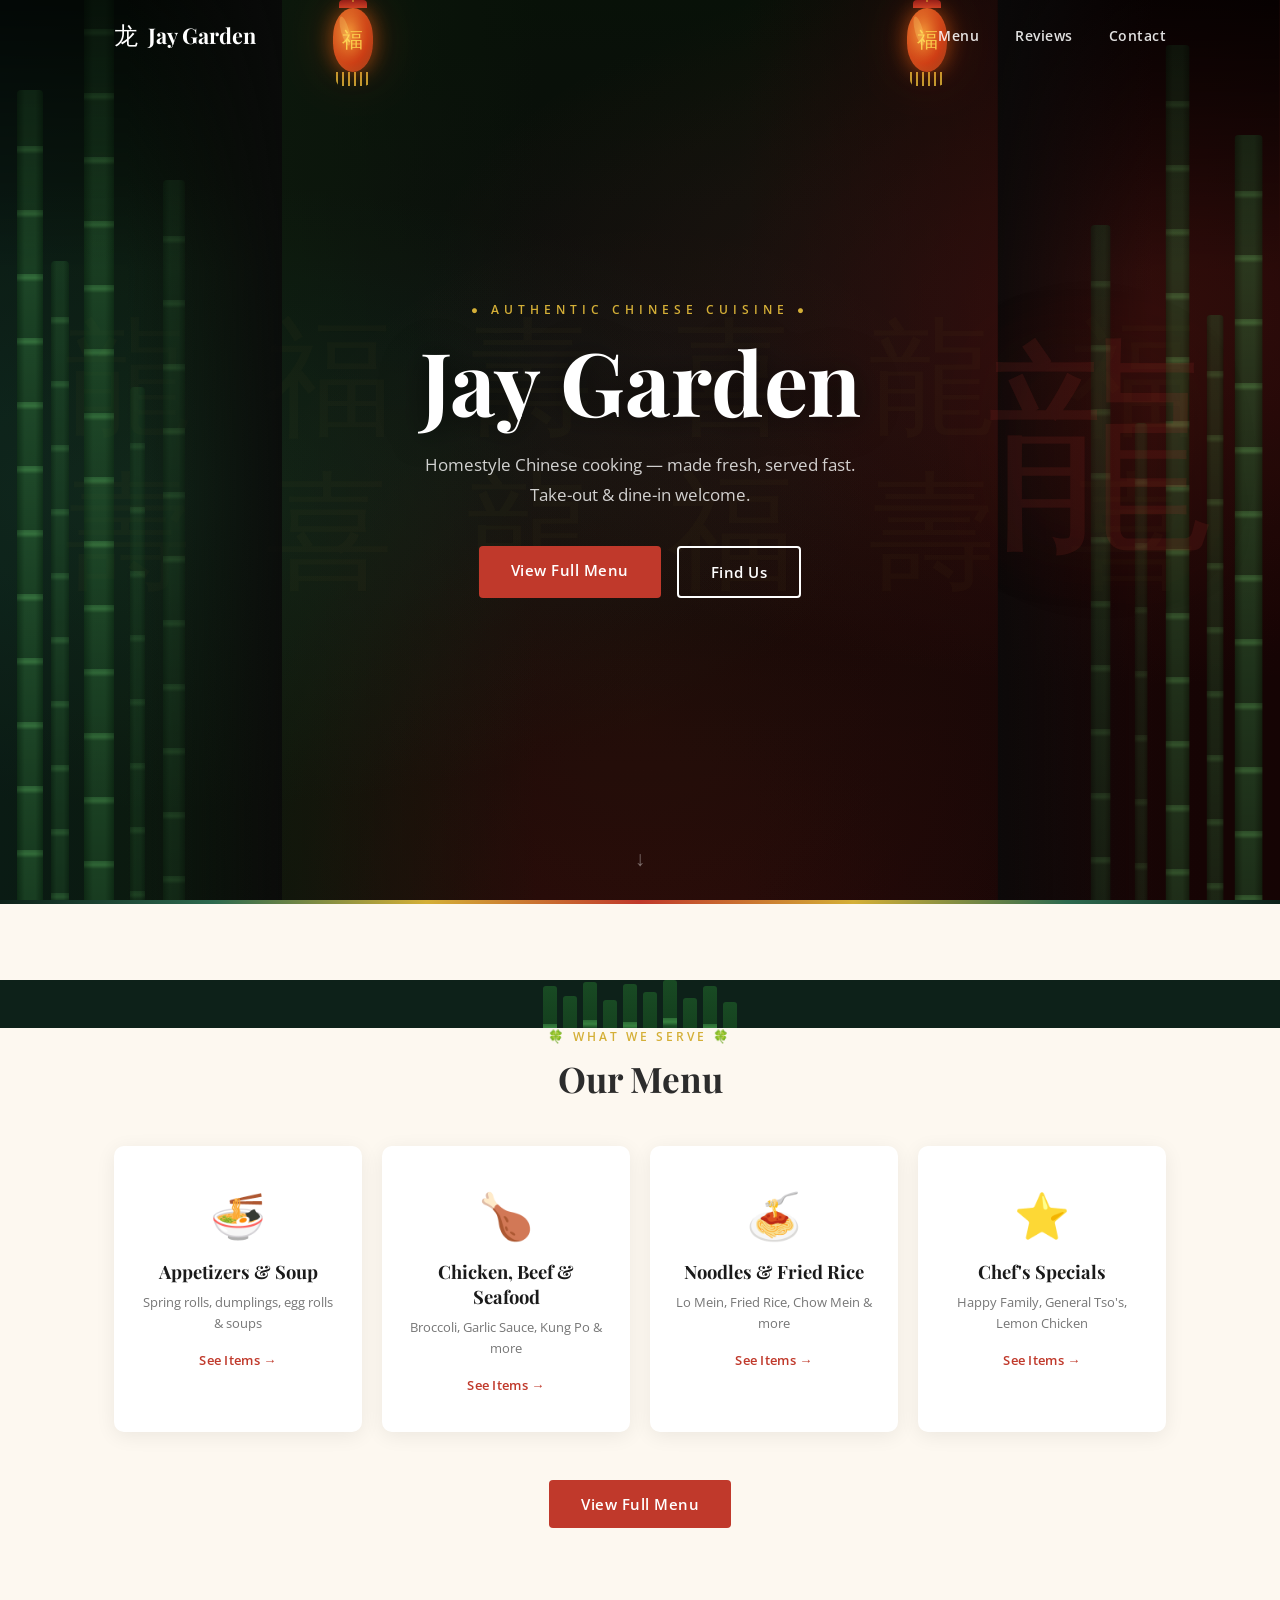
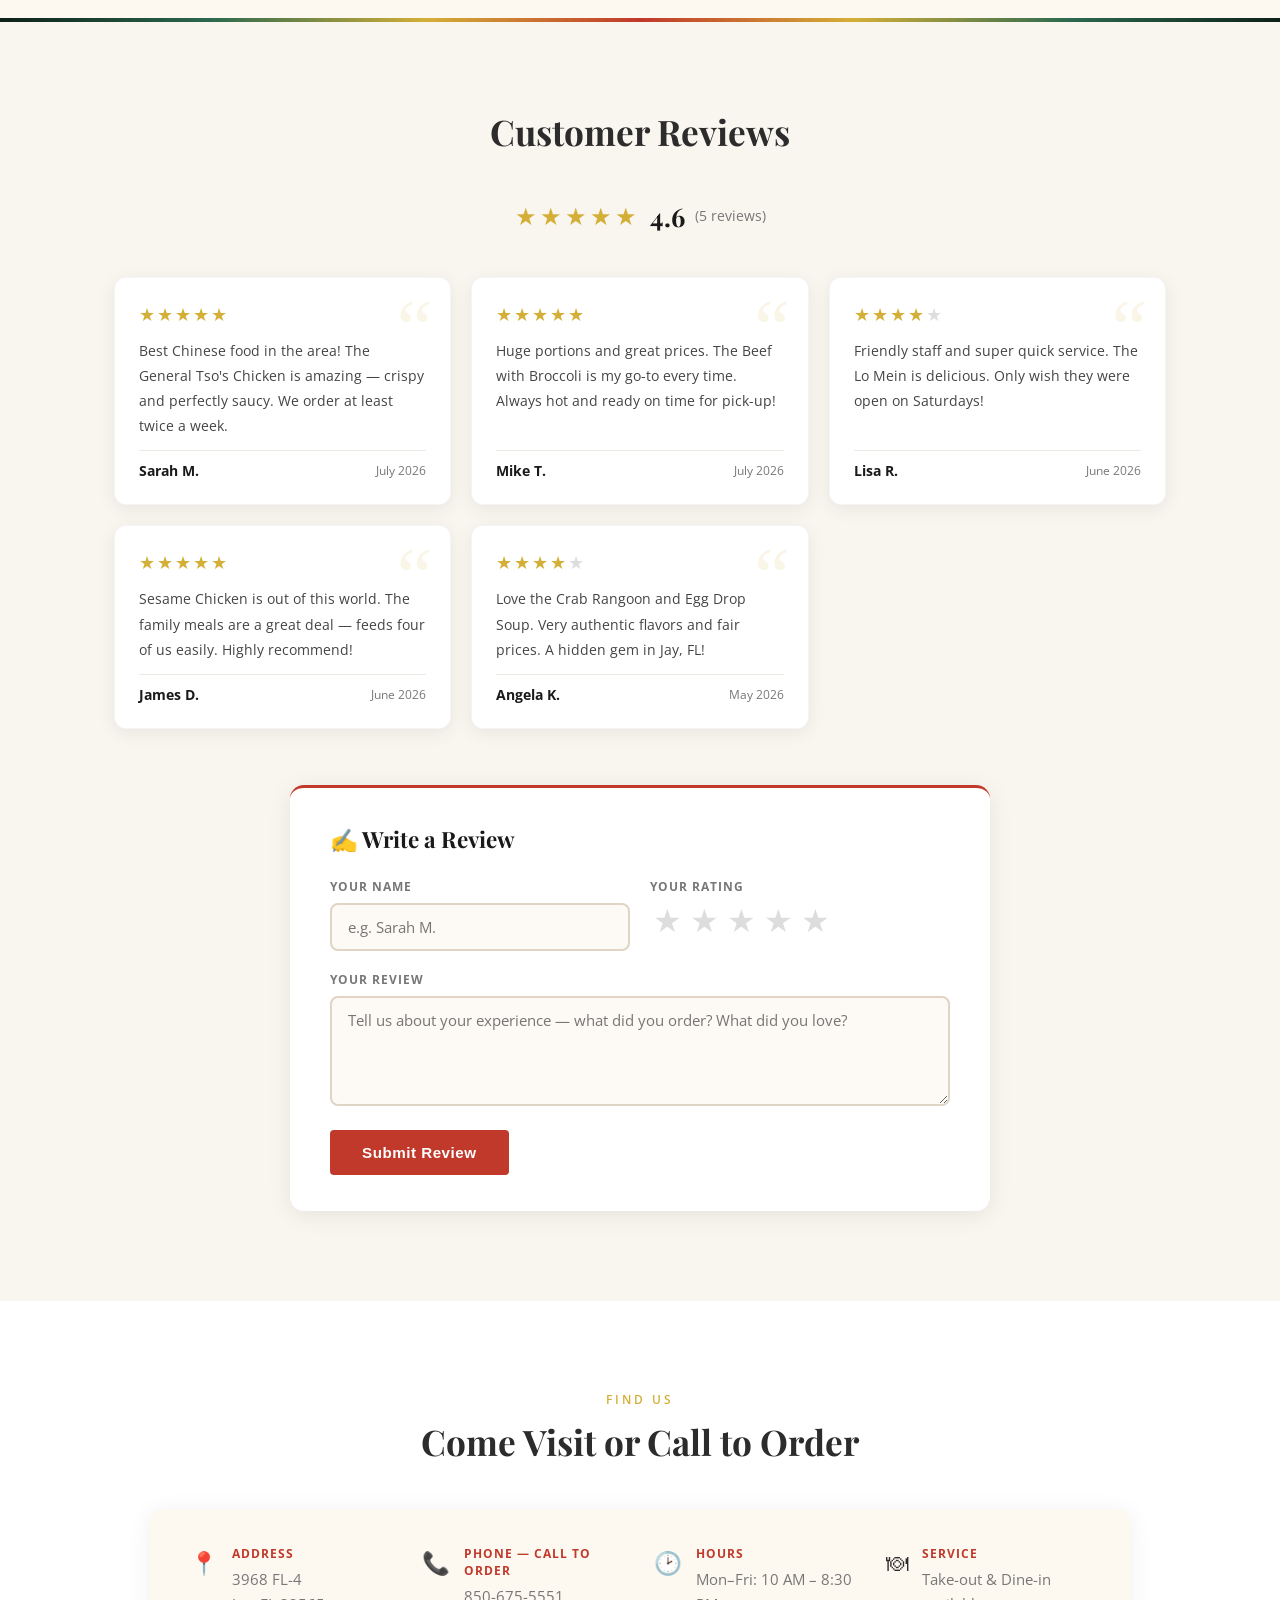
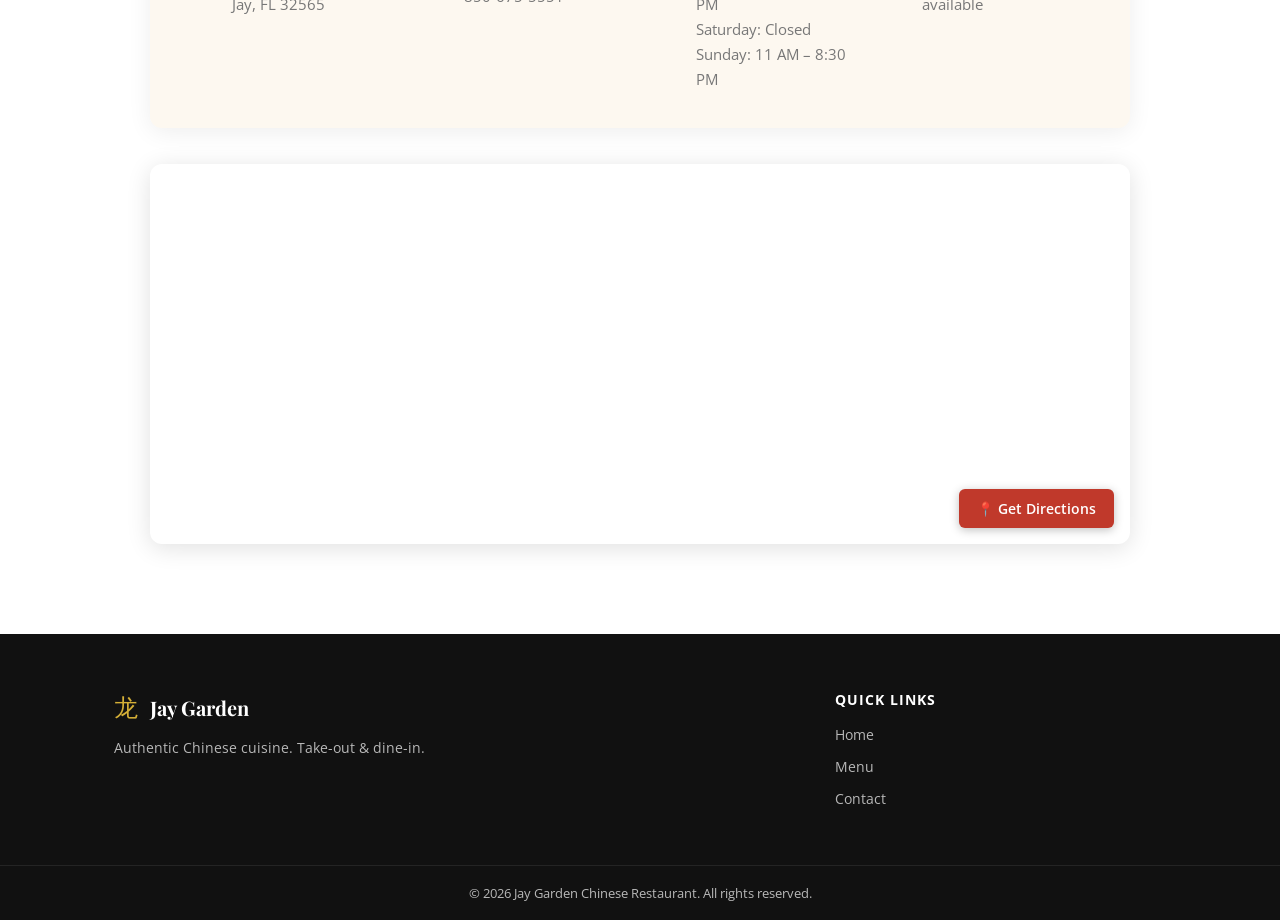
<file: index.html>
<!DOCTYPE html>
<html lang="en">
<head>
  <meta name="google-site-verification" content="QBvNra2YCeFSvz6_IYIjgbcQGXq83A7a149xvevEpyo" />
  <meta charset="UTF-8" />
  <meta name="viewport" content="width=device-width, initial-scale=1.0" />
  <title>Jay Garden Chinese Restaurant</title>
  <link rel="stylesheet" href="style.css" />
  <link rel="preconnect" href="https://fonts.googleapis.com" />
  <link href="https://fonts.googleapis.com/css2?family=Playfair+Display:wght@400;700&family=Open+Sans:wght@300;400;600&display=swap" rel="stylesheet" />
</head>
<body>

  <!-- NAVIGATION -->
  <nav class="navbar" id="navbar">
    <div class="nav-container">
      <a href="index.html" class="logo">
        <span class="logo-icon">&#x9F99;</span>
        <span class="logo-text">Jay Garden</span>
      </a>
      <ul class="nav-links" id="nav-links">
        <li><a href="menu.html">Menu</a></li>
        <li><a href="#reviews">Reviews</a></li>
        <li><a href="#contact">Contact</a></li>
      </ul>
      <button class="hamburger" id="hamburger" aria-label="Toggle menu">
        <span></span><span></span><span></span>
      </button>
    </div>
  </nav>

  <!-- HERO -->
  <section class="hero" id="home">
    <div class="hero-overlay"></div>

    <!-- Bamboo stalks -->
    <div class="bamboo-group bamboo-left" aria-hidden="true">
      <span class="b-stalk"></span>
      <span class="b-stalk"></span>
      <span class="b-stalk"></span>
      <span class="b-stalk"></span>
      <span class="b-stalk"></span>
    </div>
    <div class="bamboo-group bamboo-right" aria-hidden="true">
      <span class="b-stalk"></span>
      <span class="b-stalk"></span>
      <span class="b-stalk"></span>
      <span class="b-stalk"></span>
      <span class="b-stalk"></span>
    </div>

    <!-- Dragon watermark -->
    <div class="dragon-seal" aria-hidden="true">龍</div>

    <!-- Lanterns -->
    <div class="lantern lantern-left" aria-hidden="true">
      <div class="lantern-cap"></div>
      <div class="lantern-body"></div>
      <div class="lantern-fringe"></div>
    </div>
    <div class="lantern lantern-right" aria-hidden="true">
      <div class="lantern-cap"></div>
      <div class="lantern-body"></div>
      <div class="lantern-fringe"></div>
    </div>

    <div class="hero-content">
      <p class="hero-sub">&#9679; Authentic Chinese Cuisine &#9679;</p>
      <h1>Jay Garden</h1>
      <p class="hero-desc">Homestyle Chinese cooking — made fresh, served fast.<br>Take-out &amp; dine-in welcome.</p>
      <div class="hero-btns">
        <a href="menu.html" class="btn btn-primary">View Full Menu</a>
        <a href="#contact" class="btn btn-outline">Find Us</a>
      </div>
    </div>
    <div class="scroll-hint">&#8595;</div>
  </section>

  <!-- MENU PREVIEW -->
  <section class="menu-preview" id="menu">
    <div class="bamboo-divider" aria-hidden="true">
      <span></span><span></span><span></span><span></span><span></span>
      <span></span><span></span><span></span><span></span><span></span>
    </div>
    <div class="container">
      <p class="section-label center">&#127808; What We Serve &#127808;</p>
      <h2 class="center">Our Menu</h2>
      <div class="category-grid">
        <a href="menu.html#appetizers" class="category-card">
          <div class="cat-icon">&#127836;</div>
          <h3>Appetizers &amp; Soup</h3>
          <p>Spring rolls, dumplings, egg rolls &amp; soups</p>
          <span class="cat-link">See Items &#8594;</span>
        </a>
        <a href="menu.html#chicken" class="category-card">
          <div class="cat-icon">&#127831;</div>
          <h3>Chicken, Beef &amp; Seafood</h3>
          <p>Broccoli, Garlic Sauce, Kung Po &amp; more</p>
          <span class="cat-link">See Items &#8594;</span>
        </a>
        <a href="menu.html#lo-mein" class="category-card">
          <div class="cat-icon">&#127837;</div>
          <h3>Noodles &amp; Fried Rice</h3>
          <p>Lo Mein, Fried Rice, Chow Mein &amp; more</p>
          <span class="cat-link">See Items &#8594;</span>
        </a>
        <a href="menu.html#chefs-special" class="category-card">
          <div class="cat-icon">&#11088;</div>
          <h3>Chef's Specials</h3>
          <p>Happy Family, General Tso's, Lemon Chicken</p>
          <span class="cat-link">See Items &#8594;</span>
        </a>
      </div>
      <div class="menu-cta">
        <a href="menu.html" class="btn btn-primary">View Full Menu</a>
      </div>
    </div>
  </section>

  <!-- REVIEWS -->
  <section class="reviews-section" id="reviews">
    <div class="container">
      <div class="reviews-header">
        <h2 class="center">Customer Reviews</h2>
        <div class="avg-rating">
          <span class="avg-stars" id="avg-stars">★★★★★</span>
          <span class="avg-score" id="avg-score">5.0</span>
          <span class="avg-count" id="avg-count">(5 reviews)</span>
        </div>
      </div>

      <!-- Review cards -->
      <div class="reviews-grid" id="reviews-grid"></div>

      <!-- Write a review -->
      <div class="review-form-wrap">
        <h3>&#9997;&#65039; Write a Review</h3>
        <form class="review-form" id="review-form" novalidate>
          <div class="form-row-two">
            <div class="form-group">
              <label for="reviewer-name">Your Name</label>
              <input type="text" id="reviewer-name" placeholder="e.g. Sarah M." required />
            </div>
            <div class="form-group">
              <label>Your Rating</label>
              <div class="star-picker" id="star-picker" role="group" aria-label="Star rating">
                <button type="button" class="star-pick" data-val="1" aria-label="1 star">&#9733;</button>
                <button type="button" class="star-pick" data-val="2" aria-label="2 stars">&#9733;</button>
                <button type="button" class="star-pick" data-val="3" aria-label="3 stars">&#9733;</button>
                <button type="button" class="star-pick" data-val="4" aria-label="4 stars">&#9733;</button>
                <button type="button" class="star-pick" data-val="5" aria-label="5 stars">&#9733;</button>
              </div>
            </div>
          </div>
          <div class="form-group">
            <label for="reviewer-text">Your Review</label>
            <textarea id="reviewer-text" rows="4" placeholder="Tell us about your experience — what did you order? What did you love?" required></textarea>
          </div>
          <button type="submit" class="btn btn-primary review-submit-btn">Submit Review</button>
        </form>
        <div class="review-success" id="review-success">
          <span>&#10003;</span> Thank you! Your review has been posted.
        </div>
        <div class="review-error" id="review-error">
          Please fill in your name, pick a star rating, and write a review.
        </div>
      </div>
    </div>
  </section>

  <!-- CONTACT -->
  <section class="contact-section" id="contact">
    <div class="container">
      <p class="section-label center">Find Us</p>
      <h2 class="center">Come Visit or Call to Order</h2>

      <div class="contact-layout">

        <!-- Info cards -->
        <div class="contact-info-centered">
          <div class="info-item">
            <span class="info-icon">&#128205;</span>
            <div>
              <strong>Address</strong>
              <p>3968 FL-4<br>Jay, FL 32565</p>
            </div>
          </div>
          <div class="info-item">
            <span class="info-icon">&#128222;</span>
            <div>
              <strong>Phone — Call to Order</strong>
              <p>850-675-5551</p>
            </div>
          </div>
          <div class="info-item">
            <span class="info-icon">&#128337;</span>
            <div>
              <strong>Hours</strong>
              <p>
                Mon–Fri: 10 AM – 8:30 PM<br>
                Saturday: Closed<br>
                Sunday: 11 AM – 8:30 PM
              </p>
            </div>
          </div>
          <div class="info-item">
            <span class="info-icon">&#127869;</span>
            <div>
              <strong>Service</strong>
              <p>Take-out &amp; Dine-in available</p>
            </div>
          </div>
        </div>

        <!-- Map -->
        <div class="map-wrap">
          <iframe
            id="location-map"
            src="https://maps.google.com/maps?q=3968+FL-4,+Jay,+FL+32565&t=&z=16&ie=UTF8&iwloc=&output=embed"
            allowfullscreen
            loading="lazy"
            referrerpolicy="no-referrer-when-downgrade"
          ></iframe>
          <a
            href="https://www.google.com/maps/search/?api=1&query=3968+FL-4+Jay+FL+32565"
            target="_blank"
            rel="noopener"
            class="map-directions-btn"
          >&#128205; Get Directions</a>
        </div>

      </div>
    </div>
  </section>

  <!-- FOOTER -->
  <footer class="footer">
    <div class="container footer-inner">
      <div class="footer-brand">
        <span class="logo-icon">&#x9F99;</span>
        <span class="logo-text">Jay Garden</span>
        <p>Authentic Chinese cuisine. Take-out &amp; dine-in.</p>
      </div>
      <div class="footer-links">
        <strong>Quick Links</strong>
        <ul>
          <li><a href="index.html">Home</a></li>
          <li><a href="menu.html">Menu</a></li>
          <li><a href="#contact">Contact</a></li>
        </ul>
      </div>
    </div>
    <div class="footer-bottom">
      <p>&copy; 2026 Jay Garden Chinese Restaurant. All rights reserved.</p>
    </div>
  </footer>

  <script src="script.js"></script>
</body>
</html>
</file>
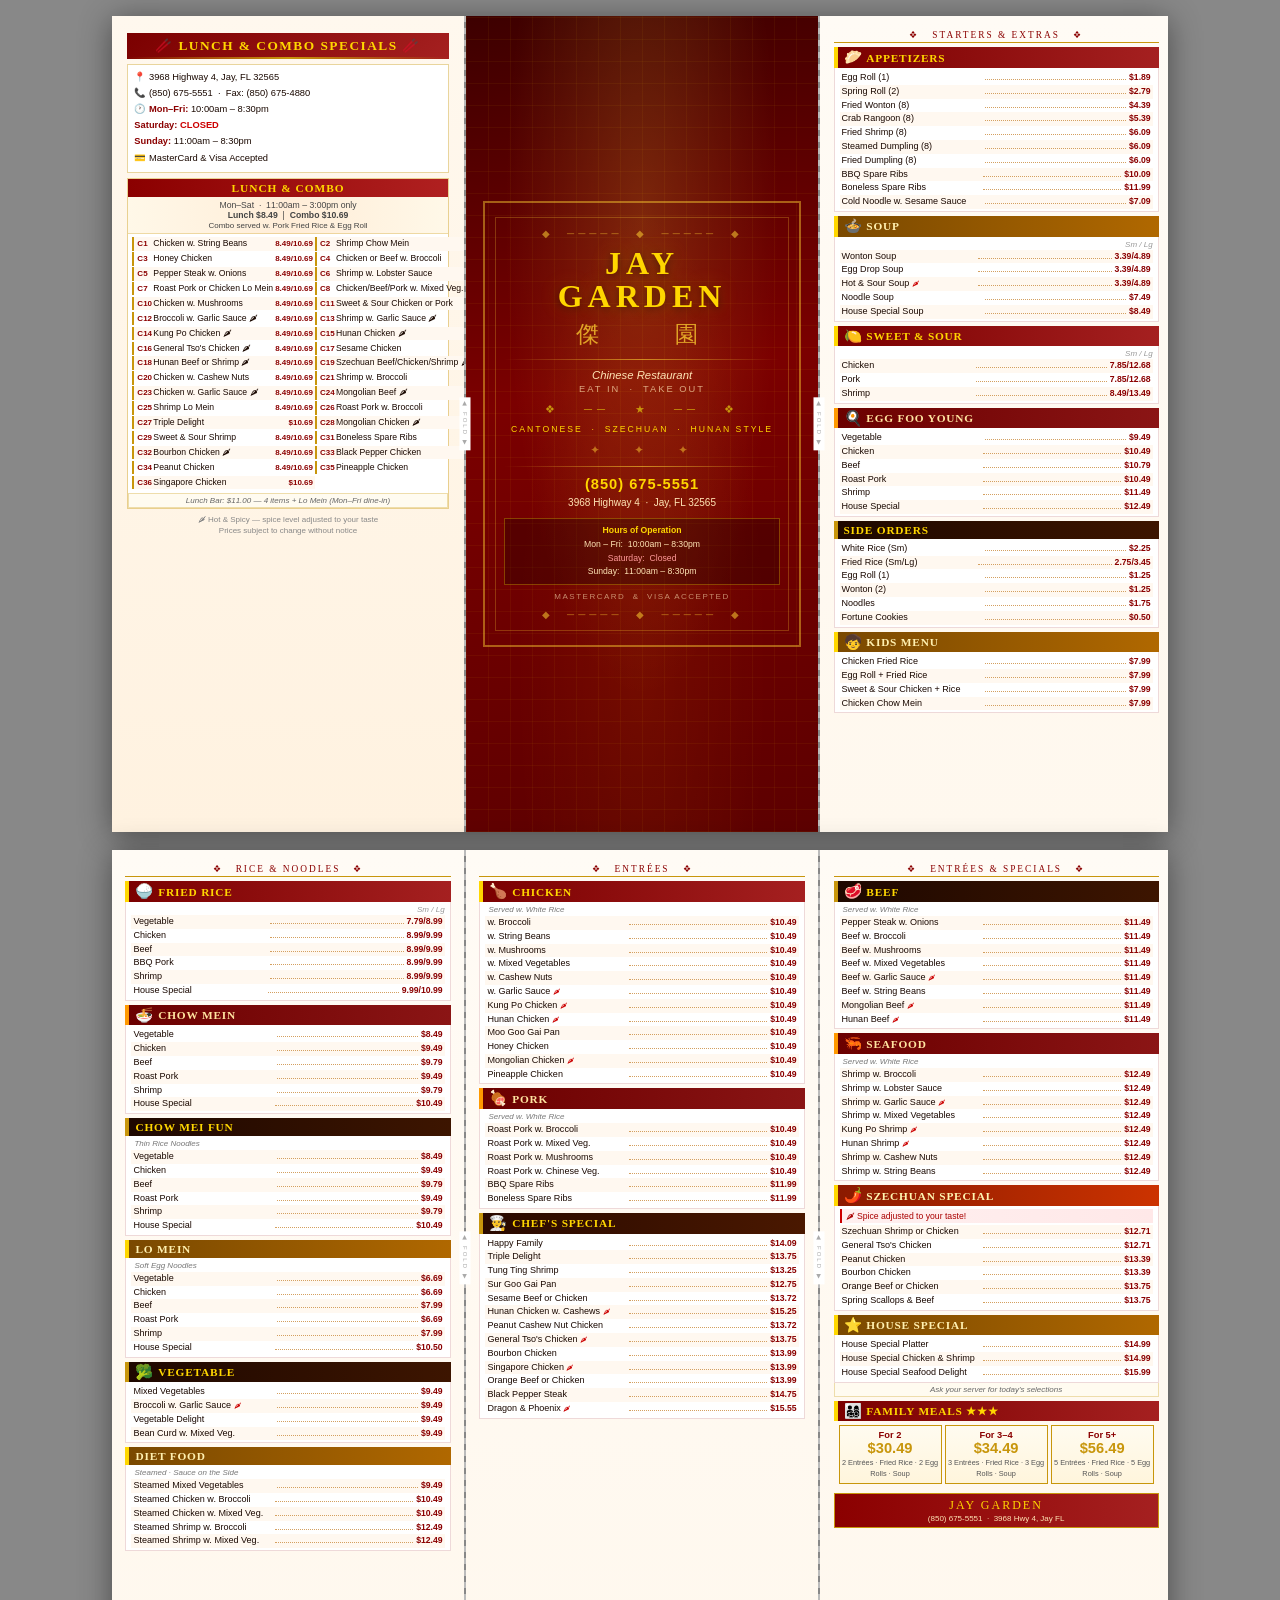
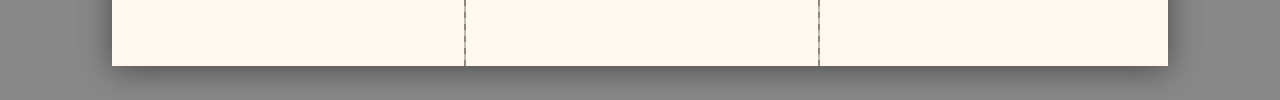
<file: jay_garden_menu.html>
<!DOCTYPE html>
<html lang="en">
<head>
<meta charset="UTF-8">
<title>Jay Garden — Tri-Fold Menu</title>
<style>
*{margin:0;padding:0;box-sizing:border-box;}
*{-webkit-print-color-adjust:exact;print-color-adjust:exact;}

@page{size:11in 8.5in;margin:0;}

body{
  font-family:Arial,Helvetica,sans-serif;
  font-size:7pt;
  color:#1a0800;
  background:#888;
}

/* ── SHEET (one side of the paper) ── */
.sheet{
  width:11in;
  height:8.5in;
  display:flex;
  flex-direction:row;
  overflow:hidden;
  page-break-after:always;
  position:relative;
}

/* ── FOLD GUIDES (screen only) ── */
@media screen{
  body{padding:16px;}
  .sheet{margin:0 auto 18px;box-shadow:0 4px 30px rgba(0,0,0,.45);}
  .fold{
    width:2px;
    height:100%;
    background:repeating-linear-gradient(to bottom,#bbb 0,#bbb 6px,transparent 6px,transparent 12px);
    flex-shrink:0;
    position:relative;
    z-index:99;
  }
  .fold::after{
    content:'◀ FOLD ▶';
    position:absolute;
    top:50%;
    left:50%;
    transform:translate(-50%,-50%) rotate(90deg);
    font-size:6px;
    color:#aaa;
    letter-spacing:2px;
    white-space:nowrap;
    background:white;
    padding:2px 4px;
  }
}
@media print{
  body{background:white;padding:0;}
  .fold{display:none;}
  .sheet{margin:0;box-shadow:none;}
}

/* ── PANEL BASE ── */
.panel{
  width:3.667in;
  height:8.5in;
  flex-shrink:0;
  overflow:hidden;
  position:relative;
}

/* ══════════════ FRONT COVER ══════════════ */
.cover{
  background:
    radial-gradient(ellipse at 50% 25%, rgba(255,210,60,.18) 0%, transparent 55%),
    radial-gradient(ellipse at 50% 80%, rgba(255,150,0,.08) 0%, transparent 50%),
    linear-gradient(170deg, #3d0000 0%, #7b0000 45%, #5c0000 100%);
  display:flex;
  flex-direction:column;
  align-items:center;
  justify-content:center;
  padding:0.22in 0.18in;
}

/* subtle grid pattern on cover */
.cover::before{
  content:'';
  position:absolute;inset:0;
  background-image:
    repeating-linear-gradient(0deg,rgba(255,215,0,.05) 0,rgba(255,215,0,.05) 1px,transparent 1px,transparent 22px),
    repeating-linear-gradient(90deg,rgba(255,215,0,.05) 0,rgba(255,215,0,.05) 1px,transparent 1px,transparent 22px);
  pointer-events:none;
}

.cv-outer{
  border:1.5pt solid rgba(255,210,50,.45);
  padding:14px 10px;
  text-align:center;
  width:100%;
  position:relative;
  z-index:1;
}
.cv-inner{
  border:0.75pt solid rgba(255,210,50,.25);
  padding:10px 8px;
}

.cv-lanterns{font-size:15pt;letter-spacing:6px;margin-bottom:6px;filter:drop-shadow(0 0 4px rgba(255,150,0,.6));}
.cv-name{
  font-family:'Times New Roman',Georgia,serif;
  font-size:24pt;font-weight:bold;
  color:#FFD700;
  letter-spacing:5px;
  text-shadow:0 2px 8px rgba(0,0,0,.5),0 0 20px rgba(255,200,0,.3);
  line-height:1.05;
}
.cv-chinese{
  font-size:17pt;
  color:rgba(255,210,50,.75);
  letter-spacing:10px;
  margin:5px 0;
}
.cv-rule{
  color:#C8960C;font-size:8pt;
  letter-spacing:3px;margin:6px 0;
  text-shadow:0 0 6px rgba(200,150,12,.5);
}
.cv-subtitle{font-size:8.5pt;color:#FFE4B5;font-style:italic;margin:3px 0;}
.cv-tagline{
  font-size:6.5pt;color:#FFD700;
  letter-spacing:2px;text-transform:uppercase;
  margin:5px 0;
}
.cv-food{font-size:14pt;letter-spacing:5px;margin:8px 0;filter:drop-shadow(0 1px 3px rgba(0,0,0,.4));}
.cv-divrow{display:flex;align-items:center;gap:6px;margin:5px 0;}
.cv-divrow span{flex:1;height:1px;background:rgba(200,150,12,.5);}
.cv-star{color:#FFD700;font-size:9pt;}

.cv-phone{font-size:11pt;font-weight:bold;color:#FFD700;margin-top:8px;letter-spacing:1px;}
.cv-addr{font-size:7.5pt;color:#FFE4B5;margin-top:3px;line-height:1.5;}
.cv-hours{
  margin-top:8px;
  background:rgba(0,0,0,.25);
  border:0.5pt solid rgba(255,215,0,.3);
  padding:5px 8px;
  font-size:6.5pt;color:#FFE4B5;line-height:1.6;
  width:100%;
}
.cv-hours .hl{color:#FFD700;font-weight:bold;}
.cv-cards{font-size:6pt;color:rgba(255,228,181,.7);margin-top:6px;letter-spacing:1px;}

/* ══════════════ BACK COVER / INFO PANEL ══════════════ */
.back{
  background:linear-gradient(to bottom,#FFF8EE,#FFF2E0);
  padding:0.18in 0.16in;
}

.back-hdr{
  background:linear-gradient(135deg,#7b0000,#a52020);
  color:#FFD700;
  font-family:'Times New Roman',serif;
  font-size:10pt;font-weight:bold;
  text-align:center;
  padding:5px 6px;
  letter-spacing:1.5px;
  text-transform:uppercase;
  margin-bottom:5px;
  position:relative;
}
.back-hdr::after{
  content:'';position:absolute;bottom:0;left:0;right:0;height:2px;
  background:linear-gradient(to right,transparent,#C8960C,transparent);
}

.back-info{
  background:white;
  border:0.75pt solid rgba(200,150,12,.4);
  padding:5px 6px;
  margin-bottom:5px;
  font-size:7pt;
  line-height:1.7;
}
.back-info .lbl{color:#8B0000;font-weight:bold;}

.combo-box{border:0.75pt solid rgba(200,150,12,.4);margin-bottom:4px;}
.combo-title{
  background:linear-gradient(to right,#8B0000,#b02020);
  color:#FFD700;
  font-family:'Times New Roman',serif;
  font-size:8.5pt;font-weight:bold;
  text-align:center;
  padding:3px 5px;
  text-transform:uppercase;
  letter-spacing:1px;
}
.combo-sub{
  background:linear-gradient(to right,#FFF8E8,#FFEDD8,#FFF8E8);
  font-size:6.5pt;color:#444;
  text-align:center;padding:3px 5px;
  border-bottom:0.5pt solid rgba(200,150,12,.3);
}
.combo-grid{
  display:grid;
  grid-template-columns:1fr 1fr;
  gap:0;
  background:white;
  padding:3px 4px;
}
.cr{
  display:flex;align-items:baseline;
  padding:1px 2px;
  font-size:6.5pt;line-height:1.3;
  border-left:1.5pt solid #C8960C;
  margin-bottom:1.5px;
  padding-left:3px;
}
.cr:nth-child(4n+1),.cr:nth-child(4n+2){background:#FFF8F0;}
.cnum{font-weight:bold;color:#8B0000;min-width:16px;font-size:6pt;}
.cm{flex:1;overflow:hidden;white-space:nowrap;text-overflow:ellipsis;}
.cp{font-size:6pt;font-weight:bold;color:#8B0000;white-space:nowrap;margin-left:2px;}

/* ══════════════ CONTENT PANELS ══════════════ */
.content{
  background:linear-gradient(to bottom,#FFFBF5 0%,#FFF8EE 100%);
  padding:0.14in 0.14in;
}

/* ── CATEGORY ── */
.cat{margin-bottom:4px;}

.cat-hd{
  display:flex;align-items:center;gap:4px;
  padding:3px 6px;
  font-family:'Times New Roman',Georgia,serif;
  font-size:8.5pt;font-weight:bold;
  text-transform:uppercase;letter-spacing:0.8px;
  position:relative;
}

/* Header variants */
.hd-red{
  background:linear-gradient(to right,#7B0000,#A52020);
  color:#FFD700;
  border-left:3pt solid #FFD700;
}
.hd-crimson{
  background:linear-gradient(to right,#6B0000,#8B1515);
  color:#FFE4A0;
  border-left:3pt solid #FF9900;
}
.hd-amber{
  background:linear-gradient(to right,#7A4900,#B06800);
  color:#FFF0B0;
  border-left:3pt solid #FFD700;
}
.hd-dark{
  background:linear-gradient(to right,#1E0800,#3D1500);
  color:#FFD700;
  border-left:3pt solid #C8960C;
}
.hd-spice{
  background:linear-gradient(to right,#8B1A00,#CC3300);
  color:#FFF5B0;
  border-left:3pt solid #FFD700;
}
.hd-chef{
  background:linear-gradient(to right,#2A0A00,#4A1800);
  color:#FFD700;
  border-left:3pt solid #C8960C;
}

.cat-ico{font-size:11pt;line-height:1;flex-shrink:0;}

/* Items body */
.cat-bd{
  background:white;
  border:0.5pt solid rgba(139,0,0,.15);
  border-top:none;
  padding:3px 5px 2px;
}

/* Item row */
.r{
  display:flex;align-items:baseline;
  padding:1px 2px;
  font-size:6.8pt;line-height:1.3;
}
.r:nth-child(even){background:#FFF8F0;}
.n{flex:1;}
.d{flex:1;border-bottom:0.75pt dotted #D4A060;margin:0 3px;min-width:6px;}
.p{font-weight:bold;color:#8B0000;white-space:nowrap;font-size:6.5pt;}
.sp{color:#CC0000;font-size:5.5pt;}

/* Sub-label */
.sh{
  font-size:6pt;font-weight:bold;color:#7B0000;
  text-transform:uppercase;letter-spacing:0.5px;
  background:linear-gradient(to right,#FFF0D8,#FFF8EE);
  padding:1.5px 4px;margin:2px 0;
  border-left:2pt solid #C8960C;
}

/* Small italic note */
.cn{font-size:6pt;color:#777;font-style:italic;padding:0 3px 2px;}
.sz{font-size:6pt;color:#999;text-align:right;font-style:italic;margin-bottom:1px;}

/* Cat note at bottom */
.cat-note{
  font-size:6pt;color:#666;font-style:italic;
  text-align:center;padding:2px 4px;
  background:#FFFBF0;
  border:0.5pt solid rgba(200,150,12,.3);
  border-top:none;
}

.spicy-bar{
  background:linear-gradient(to right,#FFF0F0,#FFE8E8);
  border-left:2pt solid #CC0000;
  font-size:6.5pt;color:#AA0000;
  padding:2px 4px;margin-bottom:2px;
}

/* Ornamental divider */
.orn{text-align:center;color:#C8960C;font-size:7pt;letter-spacing:3px;margin:3px 0;}

/* ── FAMILY MEAL CARDS ── */
.fam3{display:grid;grid-template-columns:1fr 1fr 1fr;gap:3px;padding:4px 5px;}
.fcard{
  border:0.5pt solid #C8960C;
  text-align:center;padding:4px 2px;
  background:linear-gradient(to bottom,#FFFBF0,#FFF5DC);
}
.ft{font-size:7pt;font-weight:bold;color:#8B0000;}
.fp{font-size:11pt;font-weight:bold;color:#C8960C;line-height:1.1;}
.fi{font-size:5.5pt;color:#555;line-height:1.4;margin-top:2px;}

/* ── PANEL SECTION HEADING ── */
.p-title{
  text-align:center;
  font-family:'Times New Roman',serif;
  font-size:7pt;color:#8B0000;
  letter-spacing:2px;text-transform:uppercase;
  border-bottom:1pt solid #C8960C;
  padding-bottom:2px;margin-bottom:4px;
}
</style>
</head>
<body>

<!-- ═══════════════════════════════════════════════════
     SHEET 1 — OUTSIDE
     [Back Cover + Lunch Combos] | [FRONT COVER] | [Inside Right Flap: Apps/Soup/Sides]
     ═══════════════════════════════════════════════════ -->
<div class="sheet">

  <!-- PANEL 1 — BACK COVER + LUNCH COMBO -->
  <div class="panel back">
    <div class="back-hdr">🥢 Lunch &amp; Combo Specials 🥢</div>

    <div class="back-info">
      <div><span class="lbl">📍</span> 3968 Highway 4, Jay, FL 32565</div>
      <div><span class="lbl">📞</span> (850) 675-5551 &nbsp;·&nbsp; Fax: (850) 675-4880</div>
      <div><span class="lbl">🕐 Mon–Fri:</span> 10:00am – 8:30pm</div>
      <div><span class="lbl">Saturday:</span> <span style="color:#CC0000;font-weight:bold;">CLOSED</span></div>
      <div><span class="lbl">Sunday:</span> 11:00am – 8:30pm</div>
      <div style="margin-top:2px;"><span class="lbl">💳</span> MasterCard &amp; Visa Accepted</div>
    </div>

    <div class="combo-box">
      <div class="combo-title">Lunch &amp; Combo</div>
      <div class="combo-sub">
        Mon–Sat &nbsp;·&nbsp; 11:00am – 3:00pm only<br>
        <strong>Lunch $8.49</strong> &nbsp;|&nbsp; <strong>Combo $10.69</strong><br>
        <span style="font-size:6pt;">Combo served w. Pork Fried Rice &amp; Egg Roll</span>
      </div>
      <div class="combo-grid">
        <div class="cr"><span class="cnum">C1</span><span class="cm">Chicken w. String Beans</span><span class="cp">8.49/10.69</span></div>
        <div class="cr"><span class="cnum">C2</span><span class="cm">Shrimp Chow Mein</span><span class="cp">8.49/10.69</span></div>
        <div class="cr"><span class="cnum">C3</span><span class="cm">Honey Chicken</span><span class="cp">8.49/10.69</span></div>
        <div class="cr"><span class="cnum">C4</span><span class="cm">Chicken or Beef w. Broccoli</span><span class="cp">8.49/10.69</span></div>
        <div class="cr"><span class="cnum">C5</span><span class="cm">Pepper Steak w. Onions</span><span class="cp">8.49/10.69</span></div>
        <div class="cr"><span class="cnum">C6</span><span class="cm">Shrimp w. Lobster Sauce</span><span class="cp">8.49/10.69</span></div>
        <div class="cr"><span class="cnum">C7</span><span class="cm">Roast Pork or Chicken Lo Mein</span><span class="cp">8.49/10.69</span></div>
        <div class="cr"><span class="cnum">C8</span><span class="cm">Chicken/Beef/Pork w. Mixed Veg.</span><span class="cp">8.49/10.69</span></div>
        <div class="cr"><span class="cnum">C10</span><span class="cm">Chicken w. Mushrooms</span><span class="cp">8.49/10.69</span></div>
        <div class="cr"><span class="cnum">C11</span><span class="cm">Sweet &amp; Sour Chicken or Pork</span><span class="cp">8.49/10.69</span></div>
        <div class="cr"><span class="cnum">C12</span><span class="cm">Broccoli w. Garlic Sauce 🌶</span><span class="cp">8.49/10.69</span></div>
        <div class="cr"><span class="cnum">C13</span><span class="cm">Shrimp w. Garlic Sauce 🌶</span><span class="cp">8.49/10.69</span></div>
        <div class="cr"><span class="cnum">C14</span><span class="cm">Kung Po Chicken 🌶</span><span class="cp">8.49/10.69</span></div>
        <div class="cr"><span class="cnum">C15</span><span class="cm">Hunan Chicken 🌶</span><span class="cp">8.49/10.69</span></div>
        <div class="cr"><span class="cnum">C16</span><span class="cm">General Tso's Chicken 🌶</span><span class="cp">8.49/10.69</span></div>
        <div class="cr"><span class="cnum">C17</span><span class="cm">Sesame Chicken</span><span class="cp">8.49/10.69</span></div>
        <div class="cr"><span class="cnum">C18</span><span class="cm">Hunan Beef or Shrimp 🌶</span><span class="cp">8.49/10.69</span></div>
        <div class="cr"><span class="cnum">C19</span><span class="cm">Szechuan Beef/Chicken/Shrimp 🌶</span><span class="cp">8.49/10.69</span></div>
        <div class="cr"><span class="cnum">C20</span><span class="cm">Chicken w. Cashew Nuts</span><span class="cp">8.49/10.69</span></div>
        <div class="cr"><span class="cnum">C21</span><span class="cm">Shrimp w. Broccoli</span><span class="cp">8.49/10.69</span></div>
        <div class="cr"><span class="cnum">C23</span><span class="cm">Chicken w. Garlic Sauce 🌶</span><span class="cp">8.49/10.69</span></div>
        <div class="cr"><span class="cnum">C24</span><span class="cm">Mongolian Beef 🌶</span><span class="cp">8.49/10.69</span></div>
        <div class="cr"><span class="cnum">C25</span><span class="cm">Shrimp Lo Mein</span><span class="cp">8.49/10.69</span></div>
        <div class="cr"><span class="cnum">C26</span><span class="cm">Roast Pork w. Broccoli</span><span class="cp">8.49/10.69</span></div>
        <div class="cr"><span class="cnum">C27</span><span class="cm">Triple Delight</span><span class="cp">$10.69</span></div>
        <div class="cr"><span class="cnum">C28</span><span class="cm">Mongolian Chicken 🌶</span><span class="cp">8.49/10.69</span></div>
        <div class="cr"><span class="cnum">C29</span><span class="cm">Sweet &amp; Sour Shrimp</span><span class="cp">8.49/10.69</span></div>
        <div class="cr"><span class="cnum">C31</span><span class="cm">Boneless Spare Ribs</span><span class="cp">8.49/10.69</span></div>
        <div class="cr"><span class="cnum">C32</span><span class="cm">Bourbon Chicken 🌶</span><span class="cp">8.49/10.69</span></div>
        <div class="cr"><span class="cnum">C33</span><span class="cm">Black Pepper Chicken</span><span class="cp">8.49/10.69</span></div>
        <div class="cr"><span class="cnum">C34</span><span class="cm">Peanut Chicken</span><span class="cp">8.49/10.69</span></div>
        <div class="cr"><span class="cnum">C35</span><span class="cm">Pineapple Chicken</span><span class="cp">8.49/10.69</span></div>
        <div class="cr"><span class="cnum">C36</span><span class="cm">Singapore Chicken</span><span class="cp">$10.69</span></div>
      </div>
      <div class="cat-note" style="border-top:0.5pt solid rgba(200,150,12,.3);">Lunch Bar: $11.00 — 4 items + Lo Mein (Mon–Fri dine-in)</div>
    </div>

    <div style="text-align:center;margin-top:6px;">
      <div style="font-size:6pt;color:#888;">🌶 Hot &amp; Spicy — spice level adjusted to your taste</div>
      <div style="font-size:6pt;color:#888;margin-top:2px;">Prices subject to change without notice</div>
    </div>
  </div><!-- /back -->

  <div class="fold"></div>

  <!-- PANEL 2 — FRONT COVER -->
  <div class="panel cover">
    <div class="cv-outer">
      <div class="cv-inner">

        <!-- top ornament -->
        <div style="color:rgba(255,210,50,.55);font-size:7.5pt;letter-spacing:4px;margin-bottom:8px;text-align:center;">
          ◆ &nbsp;─────&nbsp; ◆ &nbsp;─────&nbsp; ◆
        </div>

        <!-- restaurant name -->
        <div class="cv-name">JAY<br>GARDEN</div>

        <!-- Chinese characters -->
        <div class="cv-chinese">傑 &nbsp;&nbsp; 園</div>

        <!-- thin gold rule -->
        <div style="height:1px;background:linear-gradient(to right,transparent,rgba(255,210,50,.6),transparent);margin:9px 0;"></div>

        <!-- subtitle -->
        <div class="cv-subtitle">Chinese Restaurant</div>
        <div style="font-size:7pt;color:rgba(255,228,181,.7);margin:2px 0;letter-spacing:2px;text-align:center;">EAT IN &nbsp;·&nbsp; TAKE OUT</div>

        <!-- ornamental divider -->
        <div style="text-align:center;color:#C8960C;font-size:8.5pt;letter-spacing:5px;margin:8px 0;">
          ❖ &nbsp; ── &nbsp; ★ &nbsp; ── &nbsp; ❖
        </div>

        <!-- tagline -->
        <div class="cv-tagline">Cantonese &nbsp;·&nbsp; Szechuan &nbsp;·&nbsp; Hunan Style</div>

        <!-- star row -->
        <div style="text-align:center;color:rgba(255,210,50,.5);font-size:9pt;letter-spacing:6px;margin:9px 0;">
          ✦ &nbsp; ✦ &nbsp; ✦
        </div>

        <!-- thin gold rule -->
        <div style="height:1px;background:linear-gradient(to right,transparent,rgba(255,210,50,.6),transparent);margin-bottom:9px;"></div>

        <!-- contact -->
        <div class="cv-phone">(850) 675-5551</div>
        <div class="cv-addr">3968 Highway 4 &nbsp;·&nbsp; Jay, FL 32565</div>

        <!-- hours -->
        <div class="cv-hours">
          <div class="hl">Hours of Operation</div>
          <div>Mon – Fri: &nbsp;10:00am – 8:30pm</div>
          <div style="color:#FF9999;">Saturday: &nbsp;Closed</div>
          <div>Sunday: &nbsp;11:00am – 8:30pm</div>
        </div>

        <!-- payment -->
        <div style="font-size:6pt;color:rgba(255,228,181,.6);text-align:center;margin-top:7px;letter-spacing:1.5px;">
          MASTERCARD &nbsp;&amp;&nbsp; VISA ACCEPTED
        </div>

        <!-- bottom ornament -->
        <div style="color:rgba(255,210,50,.55);font-size:7.5pt;letter-spacing:4px;margin-top:8px;text-align:center;">
          ◆ &nbsp;─────&nbsp; ◆ &nbsp;─────&nbsp; ◆
        </div>

      </div>
    </div>
  </div><!-- /cover -->

  <div class="fold"></div>

  <!-- PANEL 3 — INSIDE RIGHT FLAP: Appetizers, Soup, Sides, Kids -->
  <div class="panel content">
    <div class="p-title">❖ &nbsp; Starters &amp; Extras &nbsp; ❖</div>

    <div class="cat">
      <div class="cat-hd hd-red"><span class="cat-ico">🥟</span>Appetizers</div>
      <div class="cat-bd">
        <div class="r"><span class="n">Egg Roll (1)</span><span class="d"></span><span class="p">$1.89</span></div>
        <div class="r"><span class="n">Spring Roll (2)</span><span class="d"></span><span class="p">$2.79</span></div>
        <div class="r"><span class="n">Fried Wonton (8)</span><span class="d"></span><span class="p">$4.39</span></div>
        <div class="r"><span class="n">Crab Rangoon (8)</span><span class="d"></span><span class="p">$5.39</span></div>
        <div class="r"><span class="n">Fried Shrimp (8)</span><span class="d"></span><span class="p">$6.09</span></div>
        <div class="r"><span class="n">Steamed Dumpling (8)</span><span class="d"></span><span class="p">$6.09</span></div>
        <div class="r"><span class="n">Fried Dumpling (8)</span><span class="d"></span><span class="p">$6.09</span></div>
        <div class="r"><span class="n">BBQ Spare Ribs</span><span class="d"></span><span class="p">$10.09</span></div>
        <div class="r"><span class="n">Boneless Spare Ribs</span><span class="d"></span><span class="p">$11.99</span></div>
        <div class="r"><span class="n">Cold Noodle w. Sesame Sauce</span><span class="d"></span><span class="p">$7.09</span></div>
      </div>
    </div>

    <div class="cat">
      <div class="cat-hd hd-amber"><span class="cat-ico">🍲</span>Soup</div>
      <div class="cat-bd">
        <div class="sz">Sm / Lg</div>
        <div class="r"><span class="n">Wonton Soup</span><span class="d"></span><span class="p">3.39/4.89</span></div>
        <div class="r"><span class="n">Egg Drop Soup</span><span class="d"></span><span class="p">3.39/4.89</span></div>
        <div class="r"><span class="n">Hot &amp; Sour Soup <span class="sp">🌶</span></span><span class="d"></span><span class="p">3.39/4.89</span></div>
        <div class="r"><span class="n">Noodle Soup</span><span class="d"></span><span class="p">$7.49</span></div>
        <div class="r"><span class="n">House Special Soup</span><span class="d"></span><span class="p">$8.49</span></div>
      </div>
    </div>

    <div class="cat">
      <div class="cat-hd hd-red"><span class="cat-ico">🍋</span>Sweet &amp; Sour</div>
      <div class="cat-bd">
        <div class="sz">Sm / Lg</div>
        <div class="r"><span class="n">Chicken</span><span class="d"></span><span class="p">7.85/12.68</span></div>
        <div class="r"><span class="n">Pork</span><span class="d"></span><span class="p">7.85/12.68</span></div>
        <div class="r"><span class="n">Shrimp</span><span class="d"></span><span class="p">8.49/13.49</span></div>
      </div>
    </div>

    <div class="cat">
      <div class="cat-hd hd-crimson"><span class="cat-ico">🍳</span>Egg Foo Young</div>
      <div class="cat-bd">
        <div class="r"><span class="n">Vegetable</span><span class="d"></span><span class="p">$9.49</span></div>
        <div class="r"><span class="n">Chicken</span><span class="d"></span><span class="p">$10.49</span></div>
        <div class="r"><span class="n">Beef</span><span class="d"></span><span class="p">$10.79</span></div>
        <div class="r"><span class="n">Roast Pork</span><span class="d"></span><span class="p">$10.49</span></div>
        <div class="r"><span class="n">Shrimp</span><span class="d"></span><span class="p">$11.49</span></div>
        <div class="r"><span class="n">House Special</span><span class="d"></span><span class="p">$12.49</span></div>
      </div>
    </div>

    <div class="cat">
      <div class="cat-hd hd-dark">Side Orders</div>
      <div class="cat-bd">
        <div class="r"><span class="n">White Rice (Sm)</span><span class="d"></span><span class="p">$2.25</span></div>
        <div class="r"><span class="n">Fried Rice (Sm/Lg)</span><span class="d"></span><span class="p">2.75/3.45</span></div>
        <div class="r"><span class="n">Egg Roll (1)</span><span class="d"></span><span class="p">$1.25</span></div>
        <div class="r"><span class="n">Wonton (2)</span><span class="d"></span><span class="p">$1.25</span></div>
        <div class="r"><span class="n">Noodles</span><span class="d"></span><span class="p">$1.75</span></div>
        <div class="r"><span class="n">Fortune Cookies</span><span class="d"></span><span class="p">$0.50</span></div>
      </div>
    </div>

    <div class="cat">
      <div class="cat-hd hd-amber"><span class="cat-ico">🧒</span>Kids Menu</div>
      <div class="cat-bd">
        <div class="r"><span class="n">Chicken Fried Rice</span><span class="d"></span><span class="p">$7.99</span></div>
        <div class="r"><span class="n">Egg Roll + Fried Rice</span><span class="d"></span><span class="p">$7.99</span></div>
        <div class="r"><span class="n">Sweet &amp; Sour Chicken + Rice</span><span class="d"></span><span class="p">$7.99</span></div>
        <div class="r"><span class="n">Chicken Chow Mein</span><span class="d"></span><span class="p">$7.99</span></div>
      </div>
    </div>

  </div><!-- /panel 3 -->

</div><!-- /sheet 1 -->


<!-- ═══════════════════════════════════════════════════
     SHEET 2 — INSIDE
     [Rice & Noodles] | [Chicken / Pork / Veg] | [Beef / Seafood / Specials / Family]
     ═══════════════════════════════════════════════════ -->
<div class="sheet">

  <!-- PANEL 4 — RICE & NOODLES -->
  <div class="panel content">
    <div class="p-title">❖ &nbsp; Rice &amp; Noodles &nbsp; ❖</div>

    <div class="cat">
      <div class="cat-hd hd-red"><span class="cat-ico">🍚</span>Fried Rice</div>
      <div class="cat-bd">
        <div class="sz">Sm / Lg</div>
        <div class="r"><span class="n">Vegetable</span><span class="d"></span><span class="p">7.79/8.99</span></div>
        <div class="r"><span class="n">Chicken</span><span class="d"></span><span class="p">8.99/9.99</span></div>
        <div class="r"><span class="n">Beef</span><span class="d"></span><span class="p">8.99/9.99</span></div>
        <div class="r"><span class="n">BBQ Pork</span><span class="d"></span><span class="p">8.99/9.99</span></div>
        <div class="r"><span class="n">Shrimp</span><span class="d"></span><span class="p">8.99/9.99</span></div>
        <div class="r"><span class="n">House Special</span><span class="d"></span><span class="p">9.99/10.99</span></div>
      </div>
    </div>

    <div class="cat">
      <div class="cat-hd hd-crimson"><span class="cat-ico">🍜</span>Chow Mein</div>
      <div class="cat-bd">
        <div class="r"><span class="n">Vegetable</span><span class="d"></span><span class="p">$8.49</span></div>
        <div class="r"><span class="n">Chicken</span><span class="d"></span><span class="p">$9.49</span></div>
        <div class="r"><span class="n">Beef</span><span class="d"></span><span class="p">$9.79</span></div>
        <div class="r"><span class="n">Roast Pork</span><span class="d"></span><span class="p">$9.49</span></div>
        <div class="r"><span class="n">Shrimp</span><span class="d"></span><span class="p">$9.79</span></div>
        <div class="r"><span class="n">House Special</span><span class="d"></span><span class="p">$10.49</span></div>
      </div>
    </div>

    <div class="cat">
      <div class="cat-hd hd-dark">Chow Mei Fun</div>
      <div class="cat-bd">
        <div class="cn">Thin Rice Noodles</div>
        <div class="r"><span class="n">Vegetable</span><span class="d"></span><span class="p">$8.49</span></div>
        <div class="r"><span class="n">Chicken</span><span class="d"></span><span class="p">$9.49</span></div>
        <div class="r"><span class="n">Beef</span><span class="d"></span><span class="p">$9.79</span></div>
        <div class="r"><span class="n">Roast Pork</span><span class="d"></span><span class="p">$9.49</span></div>
        <div class="r"><span class="n">Shrimp</span><span class="d"></span><span class="p">$9.79</span></div>
        <div class="r"><span class="n">House Special</span><span class="d"></span><span class="p">$10.49</span></div>
      </div>
    </div>

    <div class="cat">
      <div class="cat-hd hd-amber">Lo Mein</div>
      <div class="cat-bd">
        <div class="cn">Soft Egg Noodles</div>
        <div class="r"><span class="n">Vegetable</span><span class="d"></span><span class="p">$6.69</span></div>
        <div class="r"><span class="n">Chicken</span><span class="d"></span><span class="p">$6.69</span></div>
        <div class="r"><span class="n">Beef</span><span class="d"></span><span class="p">$7.99</span></div>
        <div class="r"><span class="n">Roast Pork</span><span class="d"></span><span class="p">$6.69</span></div>
        <div class="r"><span class="n">Shrimp</span><span class="d"></span><span class="p">$7.99</span></div>
        <div class="r"><span class="n">House Special</span><span class="d"></span><span class="p">$10.50</span></div>
      </div>
    </div>

    <div class="cat">
      <div class="cat-hd hd-dark"><span class="cat-ico">🥦</span>Vegetable</div>
      <div class="cat-bd">
        <div class="r"><span class="n">Mixed Vegetables</span><span class="d"></span><span class="p">$9.49</span></div>
        <div class="r"><span class="n">Broccoli w. Garlic Sauce <span class="sp">🌶</span></span><span class="d"></span><span class="p">$9.49</span></div>
        <div class="r"><span class="n">Vegetable Delight</span><span class="d"></span><span class="p">$9.49</span></div>
        <div class="r"><span class="n">Bean Curd w. Mixed Veg.</span><span class="d"></span><span class="p">$9.49</span></div>
      </div>
    </div>

    <div class="cat">
      <div class="cat-hd hd-amber">Diet Food</div>
      <div class="cat-bd">
        <div class="cn">Steamed · Sauce on the Side</div>
        <div class="r"><span class="n">Steamed Mixed Vegetables</span><span class="d"></span><span class="p">$9.49</span></div>
        <div class="r"><span class="n">Steamed Chicken w. Broccoli</span><span class="d"></span><span class="p">$10.49</span></div>
        <div class="r"><span class="n">Steamed Chicken w. Mixed Veg.</span><span class="d"></span><span class="p">$10.49</span></div>
        <div class="r"><span class="n">Steamed Shrimp w. Broccoli</span><span class="d"></span><span class="p">$12.49</span></div>
        <div class="r"><span class="n">Steamed Shrimp w. Mixed Veg.</span><span class="d"></span><span class="p">$12.49</span></div>
      </div>
    </div>

  </div><!-- /panel 4 -->

  <div class="fold"></div>

  <!-- PANEL 5 — CHICKEN & PORK -->
  <div class="panel content">
    <div class="p-title">❖ &nbsp; Entrées &nbsp; ❖</div>

    <div class="cat">
      <div class="cat-hd hd-red"><span class="cat-ico">🍗</span>Chicken</div>
      <div class="cat-bd">
        <div class="cn">Served w. White Rice</div>
        <div class="r"><span class="n">w. Broccoli</span><span class="d"></span><span class="p">$10.49</span></div>
        <div class="r"><span class="n">w. String Beans</span><span class="d"></span><span class="p">$10.49</span></div>
        <div class="r"><span class="n">w. Mushrooms</span><span class="d"></span><span class="p">$10.49</span></div>
        <div class="r"><span class="n">w. Mixed Vegetables</span><span class="d"></span><span class="p">$10.49</span></div>
        <div class="r"><span class="n">w. Cashew Nuts</span><span class="d"></span><span class="p">$10.49</span></div>
        <div class="r"><span class="n">w. Garlic Sauce <span class="sp">🌶</span></span><span class="d"></span><span class="p">$10.49</span></div>
        <div class="r"><span class="n">Kung Po Chicken <span class="sp">🌶</span></span><span class="d"></span><span class="p">$10.49</span></div>
        <div class="r"><span class="n">Hunan Chicken <span class="sp">🌶</span></span><span class="d"></span><span class="p">$10.49</span></div>
        <div class="r"><span class="n">Moo Goo Gai Pan</span><span class="d"></span><span class="p">$10.49</span></div>
        <div class="r"><span class="n">Honey Chicken</span><span class="d"></span><span class="p">$10.49</span></div>
        <div class="r"><span class="n">Mongolian Chicken <span class="sp">🌶</span></span><span class="d"></span><span class="p">$10.49</span></div>
        <div class="r"><span class="n">Pineapple Chicken</span><span class="d"></span><span class="p">$10.49</span></div>
      </div>
    </div>

    <div class="cat">
      <div class="cat-hd hd-crimson"><span class="cat-ico">🍖</span>Pork</div>
      <div class="cat-bd">
        <div class="cn">Served w. White Rice</div>
        <div class="r"><span class="n">Roast Pork w. Broccoli</span><span class="d"></span><span class="p">$10.49</span></div>
        <div class="r"><span class="n">Roast Pork w. Mixed Veg.</span><span class="d"></span><span class="p">$10.49</span></div>
        <div class="r"><span class="n">Roast Pork w. Mushrooms</span><span class="d"></span><span class="p">$10.49</span></div>
        <div class="r"><span class="n">Roast Pork w. Chinese Veg.</span><span class="d"></span><span class="p">$10.49</span></div>
        <div class="r"><span class="n">BBQ Spare Ribs</span><span class="d"></span><span class="p">$11.99</span></div>
        <div class="r"><span class="n">Boneless Spare Ribs</span><span class="d"></span><span class="p">$11.99</span></div>
      </div>
    </div>

    <div class="cat">
      <div class="cat-hd hd-chef"><span class="cat-ico">👨‍🍳</span>Chef's Special</div>
      <div class="cat-bd">
        <div class="r"><span class="n">Happy Family</span><span class="d"></span><span class="p">$14.09</span></div>
        <div class="r"><span class="n">Triple Delight</span><span class="d"></span><span class="p">$13.75</span></div>
        <div class="r"><span class="n">Tung Ting Shrimp</span><span class="d"></span><span class="p">$13.25</span></div>
        <div class="r"><span class="n">Sur Goo Gai Pan</span><span class="d"></span><span class="p">$12.75</span></div>
        <div class="r"><span class="n">Sesame Beef or Chicken</span><span class="d"></span><span class="p">$13.72</span></div>
        <div class="r"><span class="n">Hunan Chicken w. Cashews <span class="sp">🌶</span></span><span class="d"></span><span class="p">$15.25</span></div>
        <div class="r"><span class="n">Peanut Cashew Nut Chicken</span><span class="d"></span><span class="p">$13.72</span></div>
        <div class="r"><span class="n">General Tso's Chicken <span class="sp">🌶</span></span><span class="d"></span><span class="p">$13.75</span></div>
        <div class="r"><span class="n">Bourbon Chicken</span><span class="d"></span><span class="p">$13.99</span></div>
        <div class="r"><span class="n">Singapore Chicken <span class="sp">🌶</span></span><span class="d"></span><span class="p">$13.99</span></div>
        <div class="r"><span class="n">Orange Beef or Chicken</span><span class="d"></span><span class="p">$13.99</span></div>
        <div class="r"><span class="n">Black Pepper Steak</span><span class="d"></span><span class="p">$14.75</span></div>
        <div class="r"><span class="n">Dragon &amp; Phoenix <span class="sp">🌶</span></span><span class="d"></span><span class="p">$15.55</span></div>
      </div>
    </div>

  </div><!-- /panel 5 -->

  <div class="fold"></div>

  <!-- PANEL 6 — BEEF, SEAFOOD, SZECHUAN, FAMILY -->
  <div class="panel content">
    <div class="p-title">❖ &nbsp; Entrées &amp; Specials &nbsp; ❖</div>

    <div class="cat">
      <div class="cat-hd hd-dark"><span class="cat-ico">🥩</span>Beef</div>
      <div class="cat-bd">
        <div class="cn">Served w. White Rice</div>
        <div class="r"><span class="n">Pepper Steak w. Onions</span><span class="d"></span><span class="p">$11.49</span></div>
        <div class="r"><span class="n">Beef w. Broccoli</span><span class="d"></span><span class="p">$11.49</span></div>
        <div class="r"><span class="n">Beef w. Mushrooms</span><span class="d"></span><span class="p">$11.49</span></div>
        <div class="r"><span class="n">Beef w. Mixed Vegetables</span><span class="d"></span><span class="p">$11.49</span></div>
        <div class="r"><span class="n">Beef w. Garlic Sauce <span class="sp">🌶</span></span><span class="d"></span><span class="p">$11.49</span></div>
        <div class="r"><span class="n">Beef w. String Beans</span><span class="d"></span><span class="p">$11.49</span></div>
        <div class="r"><span class="n">Mongolian Beef <span class="sp">🌶</span></span><span class="d"></span><span class="p">$11.49</span></div>
        <div class="r"><span class="n">Hunan Beef <span class="sp">🌶</span></span><span class="d"></span><span class="p">$11.49</span></div>
      </div>
    </div>

    <div class="cat">
      <div class="cat-hd hd-crimson"><span class="cat-ico">🦐</span>Seafood</div>
      <div class="cat-bd">
        <div class="cn">Served w. White Rice</div>
        <div class="r"><span class="n">Shrimp w. Broccoli</span><span class="d"></span><span class="p">$12.49</span></div>
        <div class="r"><span class="n">Shrimp w. Lobster Sauce</span><span class="d"></span><span class="p">$12.49</span></div>
        <div class="r"><span class="n">Shrimp w. Garlic Sauce <span class="sp">🌶</span></span><span class="d"></span><span class="p">$12.49</span></div>
        <div class="r"><span class="n">Shrimp w. Mixed Vegetables</span><span class="d"></span><span class="p">$12.49</span></div>
        <div class="r"><span class="n">Kung Po Shrimp <span class="sp">🌶</span></span><span class="d"></span><span class="p">$12.49</span></div>
        <div class="r"><span class="n">Hunan Shrimp <span class="sp">🌶</span></span><span class="d"></span><span class="p">$12.49</span></div>
        <div class="r"><span class="n">Shrimp w. Cashew Nuts</span><span class="d"></span><span class="p">$12.49</span></div>
        <div class="r"><span class="n">Shrimp w. String Beans</span><span class="d"></span><span class="p">$12.49</span></div>
      </div>
    </div>

    <div class="cat">
      <div class="cat-hd hd-spice"><span class="cat-ico">🌶️</span>Szechuan Special</div>
      <div class="cat-bd">
        <div class="spicy-bar">🌶 Spice adjusted to your taste!</div>
        <div class="r"><span class="n">Szechuan Shrimp or Chicken</span><span class="d"></span><span class="p">$12.71</span></div>
        <div class="r"><span class="n">General Tso's Chicken</span><span class="d"></span><span class="p">$12.71</span></div>
        <div class="r"><span class="n">Peanut Chicken</span><span class="d"></span><span class="p">$13.39</span></div>
        <div class="r"><span class="n">Bourbon Chicken</span><span class="d"></span><span class="p">$13.39</span></div>
        <div class="r"><span class="n">Orange Beef or Chicken</span><span class="d"></span><span class="p">$13.75</span></div>
        <div class="r"><span class="n">Spring Scallops &amp; Beef</span><span class="d"></span><span class="p">$13.75</span></div>
      </div>
    </div>

    <div class="cat">
      <div class="cat-hd hd-amber"><span class="cat-ico">⭐</span>House Special</div>
      <div class="cat-bd">
        <div class="r"><span class="n">House Special Platter</span><span class="d"></span><span class="p">$14.99</span></div>
        <div class="r"><span class="n">House Special Chicken &amp; Shrimp</span><span class="d"></span><span class="p">$14.99</span></div>
        <div class="r"><span class="n">House Special Seafood Delight</span><span class="d"></span><span class="p">$15.99</span></div>
      </div>
      <div class="cat-note">Ask your server for today's selections</div>
    </div>

    <div class="cat">
      <div class="cat-hd hd-red"><span class="cat-ico">👨‍👩‍👧‍👦</span>Family Meals ★★★</div>
      <div class="fam3">
        <div class="fcard">
          <div class="ft">For 2</div>
          <div class="fp">$30.49</div>
          <div class="fi">2 Entrées · Fried Rice · 2 Egg Rolls · Soup</div>
        </div>
        <div class="fcard">
          <div class="ft">For 3–4</div>
          <div class="fp">$34.49</div>
          <div class="fi">3 Entrées · Fried Rice · 3 Egg Rolls · Soup</div>
        </div>
        <div class="fcard">
          <div class="ft">For 5+</div>
          <div class="fp">$56.49</div>
          <div class="fi">5 Entrées · Fried Rice · 5 Egg Rolls · Soup</div>
        </div>
      </div>
    </div>

    <div style="text-align:center;margin-top:5px;padding:4px;background:linear-gradient(to right,#8B0000,#A52020);border:0.5pt solid #C8960C;">
      <div style="color:#FFD700;font-family:'Times New Roman',serif;font-size:9pt;letter-spacing:2px;">JAY GARDEN</div>
      <div style="color:#FFE4B5;font-size:6pt;margin-top:1px;">(850) 675-5551 &nbsp;·&nbsp; 3968 Hwy 4, Jay FL</div>
    </div>

  </div><!-- /panel 6 -->

</div><!-- /sheet 2 -->

</body>
</html>
</file>
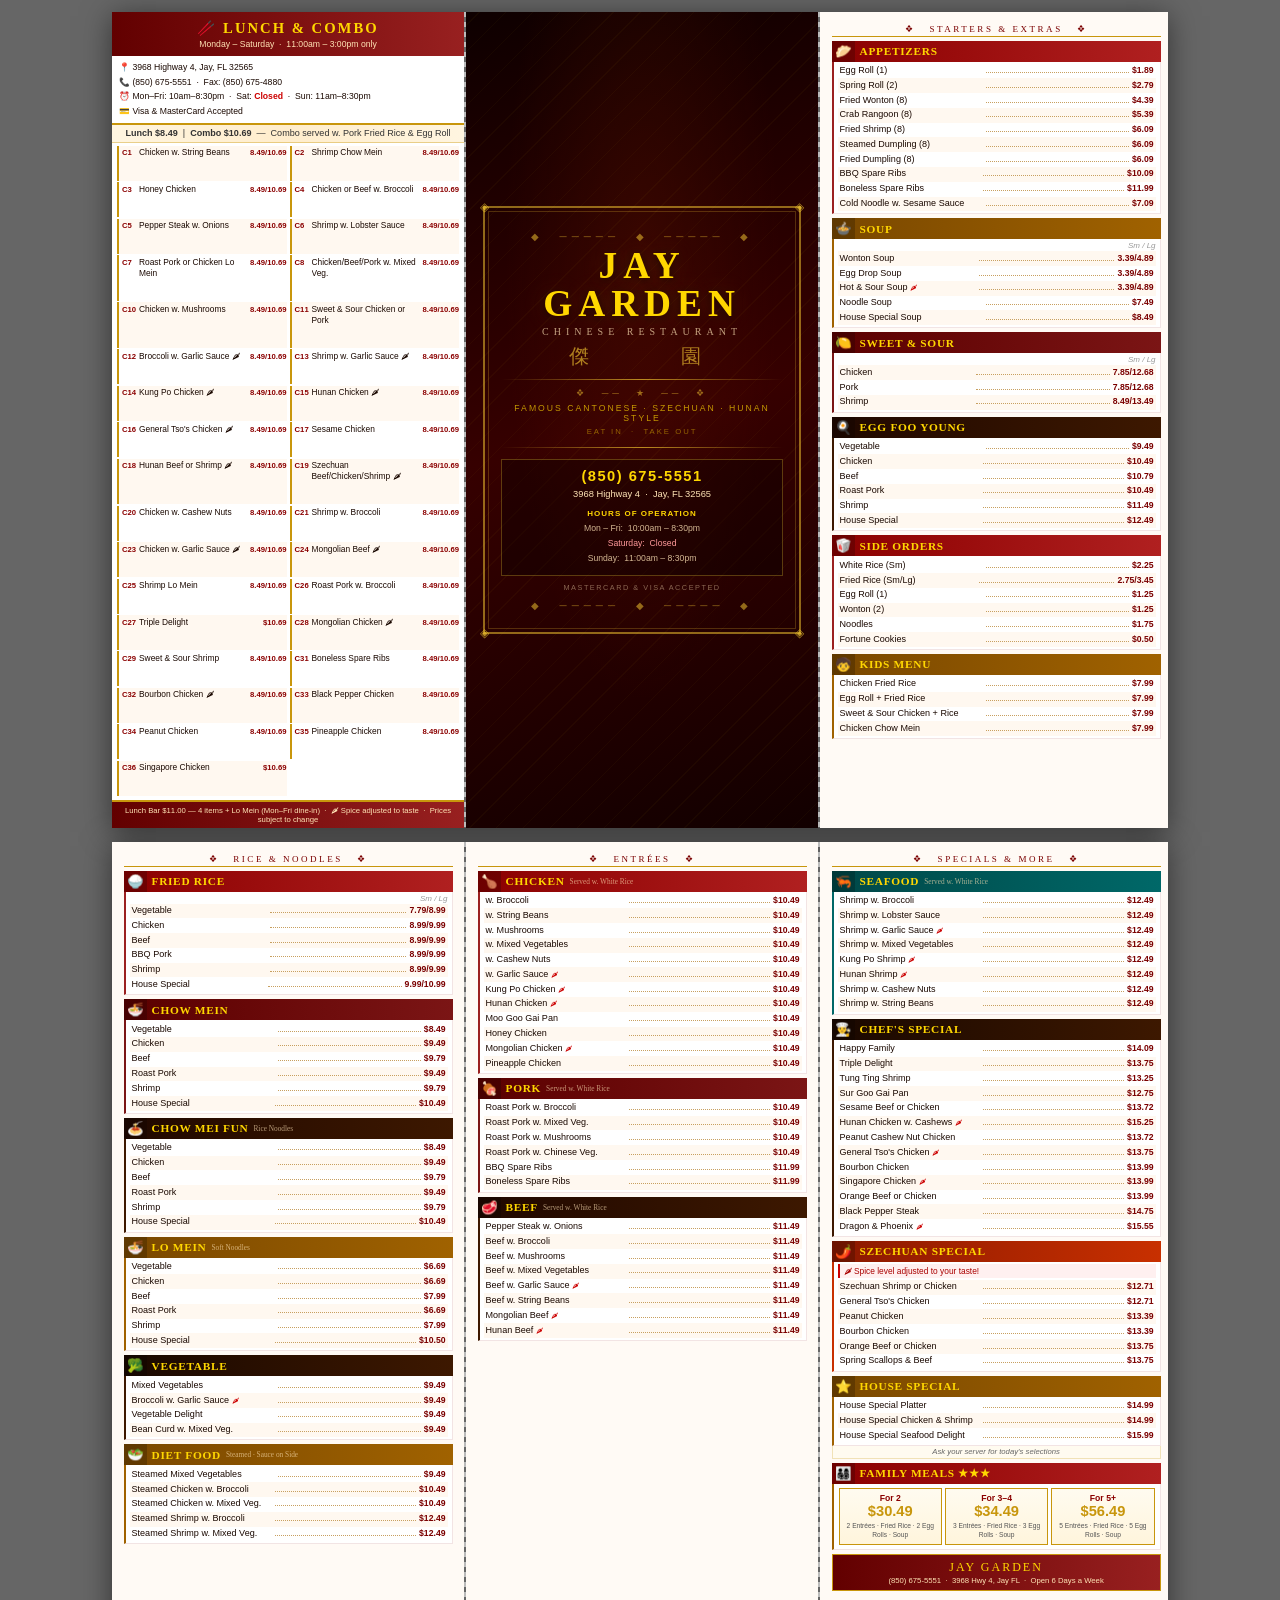
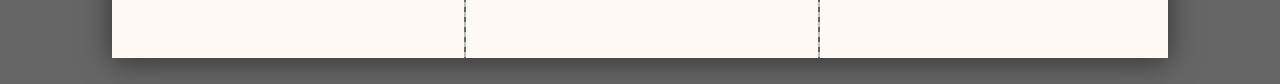
<file: jay_garden_menu_creative.html>
<!DOCTYPE html>
<html lang="en">
<head>
<meta charset="UTF-8">
<title>Jay Garden — Creative Menu</title>
<style>
*{margin:0;padding:0;box-sizing:border-box;}
*{-webkit-print-color-adjust:exact;print-color-adjust:exact;}
@page{size:11in 8.5in;margin:0;}

body{font-family:Arial,Helvetica,sans-serif;font-size:6.8pt;color:#1a0800;background:#666;}

.sheet{width:11in;height:8.5in;display:flex;flex-direction:row;overflow:hidden;page-break-after:always;}

@media screen{
  body{padding:12px;}
  .sheet{margin:0 auto 14px;box-shadow:0 4px 28px rgba(0,0,0,.5);}
  .fold{width:2px;height:100%;flex-shrink:0;background:repeating-linear-gradient(to bottom,#bbb 0,#bbb 5px,transparent 5px,transparent 10px);}
}
@media print{body{background:white;padding:0;}.fold{display:none;}.sheet{margin:0;box-shadow:none;}}

.panel{width:3.667in;height:8.5in;flex-shrink:0;overflow:hidden;position:relative;}

/* ══ COVER ══ */
.cover{
  background:radial-gradient(ellipse at 50% 30%,rgba(100,20,0,.3) 0%,transparent 55%),
             linear-gradient(165deg,#0E0000 0%,#360000 50%,#120000 100%);
  display:flex;flex-direction:column;align-items:center;justify-content:center;
  padding:.2in .18in;position:relative;
}
.cover::after{content:'';position:absolute;inset:0;pointer-events:none;
  background-image:repeating-linear-gradient(-45deg,transparent 0,transparent 18px,rgba(255,215,0,.03) 18px,rgba(255,215,0,.03) 19px);}

.cv-f1{border:2pt solid rgba(255,210,50,.5);padding:3px;width:100%;position:relative;z-index:1;}
.cv-f2{border:.75pt solid rgba(255,210,50,.22);padding:14px 12px 12px;}

/* corner diamonds */
.cc{position:absolute;color:rgba(255,210,50,.65);font-size:9pt;width:10px;height:10px;display:flex;align-items:center;justify-content:center;}
.cc.tl{top:-6px;left:-6px;}.cc.tr{top:-6px;right:-6px;}
.cc.bl{bottom:-6px;left:-6px;}.cc.br{bottom:-6px;right:-6px;}

.cv-name{font-family:'Times New Roman',serif;font-size:28pt;font-weight:bold;color:#FFD700;
  letter-spacing:6px;text-align:center;line-height:1;
  text-shadow:0 2px 10px rgba(0,0,0,.6),0 0 25px rgba(255,200,0,.2);}
.cv-sub{font-family:'Times New Roman',serif;font-size:7.5pt;color:rgba(255,228,181,.7);
  letter-spacing:5px;text-transform:uppercase;text-align:center;margin:4px 0 6px;}
.cv-zh{font-size:15pt;color:rgba(255,210,50,.6);letter-spacing:14px;text-align:center;margin-bottom:9px;}
.cv-hr{height:1px;background:linear-gradient(to right,transparent,rgba(255,210,50,.65),transparent);margin:7px 0;}
.cv-orn{text-align:center;color:rgba(255,210,50,.5);font-size:7.5pt;letter-spacing:5px;margin:5px 0;}
.cv-tag{font-size:6.5pt;color:rgba(255,215,0,.7);letter-spacing:2px;text-transform:uppercase;text-align:center;margin:4px 0;}
.cv-info{margin-top:11px;background:rgba(0,0,0,.32);border:.5pt solid rgba(255,210,50,.28);padding:8px 10px;text-align:center;}
.cv-ph{font-size:11pt;font-weight:bold;color:#FFD700;letter-spacing:1.5px;margin-bottom:3px;}
.cv-addr{font-size:7pt;color:#FFE4B5;line-height:1.6;margin-bottom:5px;}
.cv-hrs{font-size:6.5pt;color:rgba(255,228,181,.8);line-height:1.75;}
.cv-hrs .hl{color:#FFD700;font-weight:bold;letter-spacing:1px;text-transform:uppercase;font-size:6pt;}
.cv-closed{color:#FF9999;}
.cv-cards{font-size:5.5pt;color:rgba(255,228,181,.45);letter-spacing:1.5px;text-transform:uppercase;text-align:center;margin-top:7px;}

/* ══ BACK / LUNCH PANEL ══ */
.back{background:#FFFAF5;display:flex;flex-direction:column;overflow:hidden;}
.bk-hdr{background:linear-gradient(to right,#620000,#982020);padding:7px 8px;text-align:center;flex-shrink:0;}
.bk-hdr h2{font-family:'Times New Roman',serif;font-size:11pt;color:#FFD700;letter-spacing:2px;text-transform:uppercase;}
.bk-hdr p{font-size:6.5pt;color:#FFE4B5;margin-top:2px;}
.bk-info{background:white;border-bottom:1.5pt solid #C8960C;padding:4px 7px;font-size:6.5pt;line-height:1.7;flex-shrink:0;}
.bk-info .lb{color:#8B0000;font-weight:bold;}
.bk-strip{background:linear-gradient(to right,#FFF5E0,#FFEDCC,#FFF5E0);border-bottom:1pt solid rgba(200,150,12,.4);
  padding:3.5px 7px;font-size:6.8pt;color:#333;text-align:center;flex-shrink:0;}
.combo-cols{display:grid;grid-template-columns:1fr 1fr;padding:3px 5px;gap:0 3px;flex:1;background:white;overflow:hidden;}
.cr{display:flex;align-items:baseline;padding:1.5px 0 1.5px 3px;border-left:1.5pt solid #C8960C;
  font-size:6.3pt;line-height:1.3;margin-bottom:1.5px;}
.cr:nth-child(4n+1),.cr:nth-child(4n+2){background:#FFF8F0;}
.cnum{font-weight:bold;color:#8B0000;min-width:17px;font-size:5.8pt;}
.cm{flex:1;overflow:hidden;}
.cp{font-size:5.8pt;font-weight:bold;color:#8B0000;white-space:nowrap;margin-left:2px;}
.bk-foot{background:linear-gradient(to right,#620000,#982020);padding:4px 6px;text-align:center;
  font-size:5.8pt;color:#FFE4B5;flex-shrink:0;border-top:1.5pt solid #C8960C;}

/* ══ CONTENT PANELS ══ */
.content{background:#FFFAF5;padding:.12in .12in;}
.pt{text-align:center;font-family:'Times New Roman',serif;font-size:6.8pt;color:#7B0000;
  letter-spacing:2.5px;text-transform:uppercase;border-bottom:1pt solid #C8960C;padding-bottom:2px;margin-bottom:4px;}

/* category */
.cat{margin-bottom:4px;}
.cat-hd{display:flex;align-items:stretch;overflow:hidden;}

/* 7 color themes */
.hv1{background:linear-gradient(to right,#8B0000,#B02020);}
.hv2{background:linear-gradient(to right,#5B0000,#7B1515);}
.hv3{background:linear-gradient(to right,#7A4800,#A06200);}
.hv4{background:linear-gradient(to right,#200800,#3D1800);}
.hv5{background:linear-gradient(to right,#8B1800,#C83000);}
.hv6{background:linear-gradient(to right,#004848,#006868);}
.hv7{background:linear-gradient(to right,#1A0800,#3D1800);}

.hd-tab{background:rgba(0,0,0,.22);width:23px;flex-shrink:0;display:flex;align-items:center;
  justify-content:center;font-size:10pt;padding:3px 1px;}
.hd-lbl{flex:1;padding:3px 5px;font-family:'Times New Roman',Georgia,serif;font-size:8.5pt;font-weight:bold;
  color:#FFD700;letter-spacing:.7px;text-transform:uppercase;display:flex;align-items:center;gap:5px;}
.hd-note{font-size:5.5pt;font-weight:normal;color:rgba(255,228,181,.65);text-transform:none;letter-spacing:0;}

/* body */
.cat-bd{background:white;border-left:2pt solid #9B2020;border-right:.5pt solid rgba(139,0,0,.1);
  border-bottom:.5pt solid rgba(139,0,0,.1);padding:2px 4px 2px;}

/* item row */
.r{display:flex;align-items:baseline;padding:1.5px 2px;font-size:6.8pt;line-height:1.3;}
.r:nth-child(even){background:#FFF8F0;}
.n{flex:1;}
.d{flex:1;border-bottom:.75pt dotted #C8A060;margin:0 3px;min-width:6px;}
.p{font-weight:bold;color:#7B0000;font-size:6.5pt;white-space:nowrap;}
.sp{color:#CC0000;font-size:5.5pt;}

/* helpers */
.cn{font-size:6pt;color:#777;font-style:italic;padding:0 2px 2px;}
.sz{font-size:6pt;color:#999;text-align:right;font-style:italic;margin-bottom:1px;}
.sh{font-size:5.8pt;font-weight:bold;color:#7B0000;text-transform:uppercase;letter-spacing:.4px;
  background:linear-gradient(to right,#FFF0D8,#FFFBF0);padding:1.5px 4px;margin:2px 0;border-left:2pt solid #C8960C;}
.cat-note{font-size:5.8pt;color:#666;font-style:italic;text-align:center;padding:1.5px 4px;
  background:#FFFBF0;border:.5pt solid rgba(200,150,12,.25);border-top:none;}
.spicy-bar{background:#FFF0F0;border-left:2pt solid #CC0000;font-size:6.3pt;color:#AA0000;padding:2px 4px;margin-bottom:2px;}

/* family cards */
.fam3{display:grid;grid-template-columns:1fr 1fr 1fr;gap:3px;padding:4px 5px;
  background:white;border-left:2pt solid #A06200;border-right:.5pt solid rgba(139,0,0,.1);border-bottom:.5pt solid rgba(139,0,0,.1);}
.fcard{border:.5pt solid #C8960C;text-align:center;padding:4px 2px;background:linear-gradient(to bottom,#FFFBF0,#FFF5DC);}
.ft{font-size:6.5pt;font-weight:bold;color:#8B0000;}
.fp{font-size:11pt;font-weight:bold;color:#C8960C;line-height:1.1;}
.fi{font-size:5pt;color:#555;line-height:1.4;margin-top:2px;}

.sig{margin-top:4px;text-align:center;background:linear-gradient(to right,#620000,#982020);
  padding:5px 6px;border:.5pt solid #C8960C;}
</style>
</head>
<body>

<!-- ════════════ SHEET 1 — OUTSIDE ════════════ -->
<div class="sheet">

  <!-- PANEL 1 — BACK COVER: Lunch Combo -->
  <div class="panel back">
    <div class="bk-hdr">
      <h2>🥢 Lunch &amp; Combo</h2>
      <p>Monday – Saturday &nbsp;·&nbsp; 11:00am – 3:00pm only</p>
    </div>
    <div class="bk-info">
      <div><span class="lb">📍</span> 3968 Highway 4, Jay, FL 32565</div>
      <div><span class="lb">📞</span> (850) 675-5551 &nbsp;·&nbsp; Fax: (850) 675-4880</div>
      <div><span class="lb">⏰</span> Mon–Fri: 10am–8:30pm &nbsp;·&nbsp; Sat: <span style="color:#CC0000;font-weight:bold;">Closed</span> &nbsp;·&nbsp; Sun: 11am–8:30pm</div>
      <div><span class="lb">💳</span> Visa &amp; MasterCard Accepted</div>
    </div>
    <div class="bk-strip">
      <strong>Lunch $8.49</strong> &nbsp;|&nbsp; <strong>Combo $10.69</strong> &nbsp;—&nbsp; Combo served w. Pork Fried Rice &amp; Egg Roll
    </div>
    <div class="combo-cols">
      <div class="cr"><span class="cnum">C1</span><span class="cm">Chicken w. String Beans</span><span class="cp">8.49/10.69</span></div>
      <div class="cr"><span class="cnum">C2</span><span class="cm">Shrimp Chow Mein</span><span class="cp">8.49/10.69</span></div>
      <div class="cr"><span class="cnum">C3</span><span class="cm">Honey Chicken</span><span class="cp">8.49/10.69</span></div>
      <div class="cr"><span class="cnum">C4</span><span class="cm">Chicken or Beef w. Broccoli</span><span class="cp">8.49/10.69</span></div>
      <div class="cr"><span class="cnum">C5</span><span class="cm">Pepper Steak w. Onions</span><span class="cp">8.49/10.69</span></div>
      <div class="cr"><span class="cnum">C6</span><span class="cm">Shrimp w. Lobster Sauce</span><span class="cp">8.49/10.69</span></div>
      <div class="cr"><span class="cnum">C7</span><span class="cm">Roast Pork or Chicken Lo Mein</span><span class="cp">8.49/10.69</span></div>
      <div class="cr"><span class="cnum">C8</span><span class="cm">Chicken/Beef/Pork w. Mixed Veg.</span><span class="cp">8.49/10.69</span></div>
      <div class="cr"><span class="cnum">C10</span><span class="cm">Chicken w. Mushrooms</span><span class="cp">8.49/10.69</span></div>
      <div class="cr"><span class="cnum">C11</span><span class="cm">Sweet &amp; Sour Chicken or Pork</span><span class="cp">8.49/10.69</span></div>
      <div class="cr"><span class="cnum">C12</span><span class="cm">Broccoli w. Garlic Sauce 🌶</span><span class="cp">8.49/10.69</span></div>
      <div class="cr"><span class="cnum">C13</span><span class="cm">Shrimp w. Garlic Sauce 🌶</span><span class="cp">8.49/10.69</span></div>
      <div class="cr"><span class="cnum">C14</span><span class="cm">Kung Po Chicken 🌶</span><span class="cp">8.49/10.69</span></div>
      <div class="cr"><span class="cnum">C15</span><span class="cm">Hunan Chicken 🌶</span><span class="cp">8.49/10.69</span></div>
      <div class="cr"><span class="cnum">C16</span><span class="cm">General Tso's Chicken 🌶</span><span class="cp">8.49/10.69</span></div>
      <div class="cr"><span class="cnum">C17</span><span class="cm">Sesame Chicken</span><span class="cp">8.49/10.69</span></div>
      <div class="cr"><span class="cnum">C18</span><span class="cm">Hunan Beef or Shrimp 🌶</span><span class="cp">8.49/10.69</span></div>
      <div class="cr"><span class="cnum">C19</span><span class="cm">Szechuan Beef/Chicken/Shrimp 🌶</span><span class="cp">8.49/10.69</span></div>
      <div class="cr"><span class="cnum">C20</span><span class="cm">Chicken w. Cashew Nuts</span><span class="cp">8.49/10.69</span></div>
      <div class="cr"><span class="cnum">C21</span><span class="cm">Shrimp w. Broccoli</span><span class="cp">8.49/10.69</span></div>
      <div class="cr"><span class="cnum">C23</span><span class="cm">Chicken w. Garlic Sauce 🌶</span><span class="cp">8.49/10.69</span></div>
      <div class="cr"><span class="cnum">C24</span><span class="cm">Mongolian Beef 🌶</span><span class="cp">8.49/10.69</span></div>
      <div class="cr"><span class="cnum">C25</span><span class="cm">Shrimp Lo Mein</span><span class="cp">8.49/10.69</span></div>
      <div class="cr"><span class="cnum">C26</span><span class="cm">Roast Pork w. Broccoli</span><span class="cp">8.49/10.69</span></div>
      <div class="cr"><span class="cnum">C27</span><span class="cm">Triple Delight</span><span class="cp">$10.69</span></div>
      <div class="cr"><span class="cnum">C28</span><span class="cm">Mongolian Chicken 🌶</span><span class="cp">8.49/10.69</span></div>
      <div class="cr"><span class="cnum">C29</span><span class="cm">Sweet &amp; Sour Shrimp</span><span class="cp">8.49/10.69</span></div>
      <div class="cr"><span class="cnum">C31</span><span class="cm">Boneless Spare Ribs</span><span class="cp">8.49/10.69</span></div>
      <div class="cr"><span class="cnum">C32</span><span class="cm">Bourbon Chicken 🌶</span><span class="cp">8.49/10.69</span></div>
      <div class="cr"><span class="cnum">C33</span><span class="cm">Black Pepper Chicken</span><span class="cp">8.49/10.69</span></div>
      <div class="cr"><span class="cnum">C34</span><span class="cm">Peanut Chicken</span><span class="cp">8.49/10.69</span></div>
      <div class="cr"><span class="cnum">C35</span><span class="cm">Pineapple Chicken</span><span class="cp">8.49/10.69</span></div>
      <div class="cr"><span class="cnum">C36</span><span class="cm">Singapore Chicken</span><span class="cp">$10.69</span></div>
    </div>
    <div class="bk-foot">Lunch Bar $11.00 — 4 items + Lo Mein (Mon–Fri dine-in) &nbsp;·&nbsp; 🌶 Spice adjusted to taste &nbsp;·&nbsp; Prices subject to change</div>
  </div>

  <div class="fold"></div>

  <!-- PANEL 2 — FRONT COVER -->
  <div class="panel cover">
    <div class="cv-f1">
      <div class="cc tl">◈</div><div class="cc tr">◈</div>
      <div class="cc bl">◈</div><div class="cc br">◈</div>
      <div class="cv-f2">
        <div class="cv-orn">◆ &nbsp;─────&nbsp; ◆ &nbsp;─────&nbsp; ◆</div>
        <div class="cv-name">JAY<br>GARDEN</div>
        <div class="cv-sub">Chinese Restaurant</div>
        <div class="cv-zh">傑 &nbsp;&nbsp; 園</div>
        <div class="cv-hr"></div>
        <div class="cv-orn" style="font-size:7pt;letter-spacing:4px;">❖ &nbsp;── &nbsp;★&nbsp; ──&nbsp; ❖</div>
        <div class="cv-tag">Famous Cantonese · Szechuan · Hunan Style</div>
        <div class="cv-tag" style="margin-top:3px;font-size:5.8pt;color:rgba(255,215,0,.45);">EAT IN &nbsp;·&nbsp; TAKE OUT</div>
        <div class="cv-hr" style="margin-top:11px;"></div>
        <div class="cv-info">
          <div class="cv-ph">(850) 675-5551</div>
          <div class="cv-addr">3968 Highway 4 &nbsp;·&nbsp; Jay, FL 32565</div>
          <div class="cv-hrs">
            <div class="hl">Hours of Operation</div>
            <div>Mon – Fri: &nbsp;10:00am – 8:30pm</div>
            <div class="cv-closed">Saturday: &nbsp;Closed</div>
            <div>Sunday: &nbsp;11:00am – 8:30pm</div>
          </div>
        </div>
        <div class="cv-cards">MasterCard &amp; Visa Accepted</div>
        <div class="cv-orn" style="margin-top:8px;">◆ &nbsp;─────&nbsp; ◆ &nbsp;─────&nbsp; ◆</div>
      </div>
    </div>
  </div>

  <div class="fold"></div>

  <!-- PANEL 3 — INSIDE FLAP: Starters -->
  <div class="panel content">
    <div class="pt">❖ &nbsp; Starters &amp; Extras &nbsp; ❖</div>

    <div class="cat">
      <div class="cat-hd hv1"><div class="hd-tab">🥟</div><div class="hd-lbl">Appetizers</div></div>
      <div class="cat-bd" style="border-left-color:#9B2020;">
        <div class="r"><span class="n">Egg Roll (1)</span><span class="d"></span><span class="p">$1.89</span></div>
        <div class="r"><span class="n">Spring Roll (2)</span><span class="d"></span><span class="p">$2.79</span></div>
        <div class="r"><span class="n">Fried Wonton (8)</span><span class="d"></span><span class="p">$4.39</span></div>
        <div class="r"><span class="n">Crab Rangoon (8)</span><span class="d"></span><span class="p">$5.39</span></div>
        <div class="r"><span class="n">Fried Shrimp (8)</span><span class="d"></span><span class="p">$6.09</span></div>
        <div class="r"><span class="n">Steamed Dumpling (8)</span><span class="d"></span><span class="p">$6.09</span></div>
        <div class="r"><span class="n">Fried Dumpling (8)</span><span class="d"></span><span class="p">$6.09</span></div>
        <div class="r"><span class="n">BBQ Spare Ribs</span><span class="d"></span><span class="p">$10.09</span></div>
        <div class="r"><span class="n">Boneless Spare Ribs</span><span class="d"></span><span class="p">$11.99</span></div>
        <div class="r"><span class="n">Cold Noodle w. Sesame Sauce</span><span class="d"></span><span class="p">$7.09</span></div>
      </div>
    </div>

    <div class="cat">
      <div class="cat-hd hv3"><div class="hd-tab">🍲</div><div class="hd-lbl">Soup</div></div>
      <div class="cat-bd" style="border-left-color:#A06200;">
        <div class="sz">Sm / Lg</div>
        <div class="r"><span class="n">Wonton Soup</span><span class="d"></span><span class="p">3.39/4.89</span></div>
        <div class="r"><span class="n">Egg Drop Soup</span><span class="d"></span><span class="p">3.39/4.89</span></div>
        <div class="r"><span class="n">Hot &amp; Sour Soup <span class="sp">🌶</span></span><span class="d"></span><span class="p">3.39/4.89</span></div>
        <div class="r"><span class="n">Noodle Soup</span><span class="d"></span><span class="p">$7.49</span></div>
        <div class="r"><span class="n">House Special Soup</span><span class="d"></span><span class="p">$8.49</span></div>
      </div>
    </div>

    <div class="cat">
      <div class="cat-hd hv2"><div class="hd-tab">🍋</div><div class="hd-lbl">Sweet &amp; Sour</div></div>
      <div class="cat-bd" style="border-left-color:#7B1515;">
        <div class="sz">Sm / Lg</div>
        <div class="r"><span class="n">Chicken</span><span class="d"></span><span class="p">7.85/12.68</span></div>
        <div class="r"><span class="n">Pork</span><span class="d"></span><span class="p">7.85/12.68</span></div>
        <div class="r"><span class="n">Shrimp</span><span class="d"></span><span class="p">8.49/13.49</span></div>
      </div>
    </div>

    <div class="cat">
      <div class="cat-hd hv4"><div class="hd-tab">🍳</div><div class="hd-lbl">Egg Foo Young</div></div>
      <div class="cat-bd" style="border-left-color:#3D1800;">
        <div class="r"><span class="n">Vegetable</span><span class="d"></span><span class="p">$9.49</span></div>
        <div class="r"><span class="n">Chicken</span><span class="d"></span><span class="p">$10.49</span></div>
        <div class="r"><span class="n">Beef</span><span class="d"></span><span class="p">$10.79</span></div>
        <div class="r"><span class="n">Roast Pork</span><span class="d"></span><span class="p">$10.49</span></div>
        <div class="r"><span class="n">Shrimp</span><span class="d"></span><span class="p">$11.49</span></div>
        <div class="r"><span class="n">House Special</span><span class="d"></span><span class="p">$12.49</span></div>
      </div>
    </div>

    <div class="cat">
      <div class="cat-hd hv1"><div class="hd-tab">🥡</div><div class="hd-lbl">Side Orders</div></div>
      <div class="cat-bd" style="border-left-color:#9B2020;">
        <div class="r"><span class="n">White Rice (Sm)</span><span class="d"></span><span class="p">$2.25</span></div>
        <div class="r"><span class="n">Fried Rice (Sm/Lg)</span><span class="d"></span><span class="p">2.75/3.45</span></div>
        <div class="r"><span class="n">Egg Roll (1)</span><span class="d"></span><span class="p">$1.25</span></div>
        <div class="r"><span class="n">Wonton (2)</span><span class="d"></span><span class="p">$1.25</span></div>
        <div class="r"><span class="n">Noodles</span><span class="d"></span><span class="p">$1.75</span></div>
        <div class="r"><span class="n">Fortune Cookies</span><span class="d"></span><span class="p">$0.50</span></div>
      </div>
    </div>

    <div class="cat">
      <div class="cat-hd hv3"><div class="hd-tab">🧒</div><div class="hd-lbl">Kids Menu</div></div>
      <div class="cat-bd" style="border-left-color:#A06200;">
        <div class="r"><span class="n">Chicken Fried Rice</span><span class="d"></span><span class="p">$7.99</span></div>
        <div class="r"><span class="n">Egg Roll + Fried Rice</span><span class="d"></span><span class="p">$7.99</span></div>
        <div class="r"><span class="n">Sweet &amp; Sour Chicken + Rice</span><span class="d"></span><span class="p">$7.99</span></div>
        <div class="r"><span class="n">Chicken Chow Mein</span><span class="d"></span><span class="p">$7.99</span></div>
      </div>
    </div>

  </div>

</div><!-- /sheet 1 -->


<!-- ════════════ SHEET 2 — INSIDE ════════════ -->
<div class="sheet">

  <!-- PANEL 4 — RICE, NOODLES, VEG, DIET -->
  <div class="panel content">
    <div class="pt">❖ &nbsp; Rice &amp; Noodles &nbsp; ❖</div>

    <div class="cat">
      <div class="cat-hd hv1"><div class="hd-tab">🍚</div><div class="hd-lbl">Fried Rice</div></div>
      <div class="cat-bd" style="border-left-color:#9B2020;">
        <div class="sz">Sm / Lg</div>
        <div class="r"><span class="n">Vegetable</span><span class="d"></span><span class="p">7.79/8.99</span></div>
        <div class="r"><span class="n">Chicken</span><span class="d"></span><span class="p">8.99/9.99</span></div>
        <div class="r"><span class="n">Beef</span><span class="d"></span><span class="p">8.99/9.99</span></div>
        <div class="r"><span class="n">BBQ Pork</span><span class="d"></span><span class="p">8.99/9.99</span></div>
        <div class="r"><span class="n">Shrimp</span><span class="d"></span><span class="p">8.99/9.99</span></div>
        <div class="r"><span class="n">House Special</span><span class="d"></span><span class="p">9.99/10.99</span></div>
      </div>
    </div>

    <div class="cat">
      <div class="cat-hd hv2"><div class="hd-tab">🍜</div><div class="hd-lbl">Chow Mein</div></div>
      <div class="cat-bd" style="border-left-color:#7B1515;">
        <div class="r"><span class="n">Vegetable</span><span class="d"></span><span class="p">$8.49</span></div>
        <div class="r"><span class="n">Chicken</span><span class="d"></span><span class="p">$9.49</span></div>
        <div class="r"><span class="n">Beef</span><span class="d"></span><span class="p">$9.79</span></div>
        <div class="r"><span class="n">Roast Pork</span><span class="d"></span><span class="p">$9.49</span></div>
        <div class="r"><span class="n">Shrimp</span><span class="d"></span><span class="p">$9.79</span></div>
        <div class="r"><span class="n">House Special</span><span class="d"></span><span class="p">$10.49</span></div>
      </div>
    </div>

    <div class="cat">
      <div class="cat-hd hv4"><div class="hd-tab">🍝</div>
        <div class="hd-lbl">Chow Mei Fun <span class="hd-note">Rice Noodles</span></div>
      </div>
      <div class="cat-bd" style="border-left-color:#3D1800;">
        <div class="r"><span class="n">Vegetable</span><span class="d"></span><span class="p">$8.49</span></div>
        <div class="r"><span class="n">Chicken</span><span class="d"></span><span class="p">$9.49</span></div>
        <div class="r"><span class="n">Beef</span><span class="d"></span><span class="p">$9.79</span></div>
        <div class="r"><span class="n">Roast Pork</span><span class="d"></span><span class="p">$9.49</span></div>
        <div class="r"><span class="n">Shrimp</span><span class="d"></span><span class="p">$9.79</span></div>
        <div class="r"><span class="n">House Special</span><span class="d"></span><span class="p">$10.49</span></div>
      </div>
    </div>

    <div class="cat">
      <div class="cat-hd hv3"><div class="hd-tab">🍜</div>
        <div class="hd-lbl">Lo Mein <span class="hd-note">Soft Noodles</span></div>
      </div>
      <div class="cat-bd" style="border-left-color:#A06200;">
        <div class="r"><span class="n">Vegetable</span><span class="d"></span><span class="p">$6.69</span></div>
        <div class="r"><span class="n">Chicken</span><span class="d"></span><span class="p">$6.69</span></div>
        <div class="r"><span class="n">Beef</span><span class="d"></span><span class="p">$7.99</span></div>
        <div class="r"><span class="n">Roast Pork</span><span class="d"></span><span class="p">$6.69</span></div>
        <div class="r"><span class="n">Shrimp</span><span class="d"></span><span class="p">$7.99</span></div>
        <div class="r"><span class="n">House Special</span><span class="d"></span><span class="p">$10.50</span></div>
      </div>
    </div>

    <div class="cat">
      <div class="cat-hd hv7"><div class="hd-tab">🥦</div><div class="hd-lbl">Vegetable</div></div>
      <div class="cat-bd" style="border-left-color:#3D1800;">
        <div class="r"><span class="n">Mixed Vegetables</span><span class="d"></span><span class="p">$9.49</span></div>
        <div class="r"><span class="n">Broccoli w. Garlic Sauce <span class="sp">🌶</span></span><span class="d"></span><span class="p">$9.49</span></div>
        <div class="r"><span class="n">Vegetable Delight</span><span class="d"></span><span class="p">$9.49</span></div>
        <div class="r"><span class="n">Bean Curd w. Mixed Veg.</span><span class="d"></span><span class="p">$9.49</span></div>
      </div>
    </div>

    <div class="cat">
      <div class="cat-hd hv3"><div class="hd-tab">🥗</div>
        <div class="hd-lbl">Diet Food <span class="hd-note">Steamed · Sauce on Side</span></div>
      </div>
      <div class="cat-bd" style="border-left-color:#A06200;">
        <div class="r"><span class="n">Steamed Mixed Vegetables</span><span class="d"></span><span class="p">$9.49</span></div>
        <div class="r"><span class="n">Steamed Chicken w. Broccoli</span><span class="d"></span><span class="p">$10.49</span></div>
        <div class="r"><span class="n">Steamed Chicken w. Mixed Veg.</span><span class="d"></span><span class="p">$10.49</span></div>
        <div class="r"><span class="n">Steamed Shrimp w. Broccoli</span><span class="d"></span><span class="p">$12.49</span></div>
        <div class="r"><span class="n">Steamed Shrimp w. Mixed Veg.</span><span class="d"></span><span class="p">$12.49</span></div>
      </div>
    </div>

  </div>

  <div class="fold"></div>

  <!-- PANEL 5 — CHICKEN, PORK, BEEF -->
  <div class="panel content">
    <div class="pt">❖ &nbsp; Entrées &nbsp; ❖</div>

    <div class="cat">
      <div class="cat-hd hv1"><div class="hd-tab">🍗</div>
        <div class="hd-lbl">Chicken <span class="hd-note">Served w. White Rice</span></div>
      </div>
      <div class="cat-bd" style="border-left-color:#9B2020;">
        <div class="r"><span class="n">w. Broccoli</span><span class="d"></span><span class="p">$10.49</span></div>
        <div class="r"><span class="n">w. String Beans</span><span class="d"></span><span class="p">$10.49</span></div>
        <div class="r"><span class="n">w. Mushrooms</span><span class="d"></span><span class="p">$10.49</span></div>
        <div class="r"><span class="n">w. Mixed Vegetables</span><span class="d"></span><span class="p">$10.49</span></div>
        <div class="r"><span class="n">w. Cashew Nuts</span><span class="d"></span><span class="p">$10.49</span></div>
        <div class="r"><span class="n">w. Garlic Sauce <span class="sp">🌶</span></span><span class="d"></span><span class="p">$10.49</span></div>
        <div class="r"><span class="n">Kung Po Chicken <span class="sp">🌶</span></span><span class="d"></span><span class="p">$10.49</span></div>
        <div class="r"><span class="n">Hunan Chicken <span class="sp">🌶</span></span><span class="d"></span><span class="p">$10.49</span></div>
        <div class="r"><span class="n">Moo Goo Gai Pan</span><span class="d"></span><span class="p">$10.49</span></div>
        <div class="r"><span class="n">Honey Chicken</span><span class="d"></span><span class="p">$10.49</span></div>
        <div class="r"><span class="n">Mongolian Chicken <span class="sp">🌶</span></span><span class="d"></span><span class="p">$10.49</span></div>
        <div class="r"><span class="n">Pineapple Chicken</span><span class="d"></span><span class="p">$10.49</span></div>
      </div>
    </div>

    <div class="cat">
      <div class="cat-hd hv2"><div class="hd-tab">🍖</div>
        <div class="hd-lbl">Pork <span class="hd-note">Served w. White Rice</span></div>
      </div>
      <div class="cat-bd" style="border-left-color:#7B1515;">
        <div class="r"><span class="n">Roast Pork w. Broccoli</span><span class="d"></span><span class="p">$10.49</span></div>
        <div class="r"><span class="n">Roast Pork w. Mixed Veg.</span><span class="d"></span><span class="p">$10.49</span></div>
        <div class="r"><span class="n">Roast Pork w. Mushrooms</span><span class="d"></span><span class="p">$10.49</span></div>
        <div class="r"><span class="n">Roast Pork w. Chinese Veg.</span><span class="d"></span><span class="p">$10.49</span></div>
        <div class="r"><span class="n">BBQ Spare Ribs</span><span class="d"></span><span class="p">$11.99</span></div>
        <div class="r"><span class="n">Boneless Spare Ribs</span><span class="d"></span><span class="p">$11.99</span></div>
      </div>
    </div>

    <div class="cat">
      <div class="cat-hd hv4"><div class="hd-tab">🥩</div>
        <div class="hd-lbl">Beef <span class="hd-note">Served w. White Rice</span></div>
      </div>
      <div class="cat-bd" style="border-left-color:#3D1800;">
        <div class="r"><span class="n">Pepper Steak w. Onions</span><span class="d"></span><span class="p">$11.49</span></div>
        <div class="r"><span class="n">Beef w. Broccoli</span><span class="d"></span><span class="p">$11.49</span></div>
        <div class="r"><span class="n">Beef w. Mushrooms</span><span class="d"></span><span class="p">$11.49</span></div>
        <div class="r"><span class="n">Beef w. Mixed Vegetables</span><span class="d"></span><span class="p">$11.49</span></div>
        <div class="r"><span class="n">Beef w. Garlic Sauce <span class="sp">🌶</span></span><span class="d"></span><span class="p">$11.49</span></div>
        <div class="r"><span class="n">Beef w. String Beans</span><span class="d"></span><span class="p">$11.49</span></div>
        <div class="r"><span class="n">Mongolian Beef <span class="sp">🌶</span></span><span class="d"></span><span class="p">$11.49</span></div>
        <div class="r"><span class="n">Hunan Beef <span class="sp">🌶</span></span><span class="d"></span><span class="p">$11.49</span></div>
      </div>
    </div>

  </div>

  <div class="fold"></div>

  <!-- PANEL 6 — SEAFOOD, CHEF'S SPECIAL, SZECHUAN, HOUSE, FAMILY -->
  <div class="panel content">
    <div class="pt">❖ &nbsp; Specials &amp; More &nbsp; ❖</div>

    <div class="cat">
      <div class="cat-hd hv6"><div class="hd-tab">🦐</div>
        <div class="hd-lbl">Seafood <span class="hd-note">Served w. White Rice</span></div>
      </div>
      <div class="cat-bd" style="border-left-color:#006868;">
        <div class="r"><span class="n">Shrimp w. Broccoli</span><span class="d"></span><span class="p">$12.49</span></div>
        <div class="r"><span class="n">Shrimp w. Lobster Sauce</span><span class="d"></span><span class="p">$12.49</span></div>
        <div class="r"><span class="n">Shrimp w. Garlic Sauce <span class="sp">🌶</span></span><span class="d"></span><span class="p">$12.49</span></div>
        <div class="r"><span class="n">Shrimp w. Mixed Vegetables</span><span class="d"></span><span class="p">$12.49</span></div>
        <div class="r"><span class="n">Kung Po Shrimp <span class="sp">🌶</span></span><span class="d"></span><span class="p">$12.49</span></div>
        <div class="r"><span class="n">Hunan Shrimp <span class="sp">🌶</span></span><span class="d"></span><span class="p">$12.49</span></div>
        <div class="r"><span class="n">Shrimp w. Cashew Nuts</span><span class="d"></span><span class="p">$12.49</span></div>
        <div class="r"><span class="n">Shrimp w. String Beans</span><span class="d"></span><span class="p">$12.49</span></div>
      </div>
    </div>

    <div class="cat">
      <div class="cat-hd hv7"><div class="hd-tab">👨‍🍳</div><div class="hd-lbl">Chef's Special</div></div>
      <div class="cat-bd" style="border-left-color:#3D1800;">
        <div class="r"><span class="n">Happy Family</span><span class="d"></span><span class="p">$14.09</span></div>
        <div class="r"><span class="n">Triple Delight</span><span class="d"></span><span class="p">$13.75</span></div>
        <div class="r"><span class="n">Tung Ting Shrimp</span><span class="d"></span><span class="p">$13.25</span></div>
        <div class="r"><span class="n">Sur Goo Gai Pan</span><span class="d"></span><span class="p">$12.75</span></div>
        <div class="r"><span class="n">Sesame Beef or Chicken</span><span class="d"></span><span class="p">$13.72</span></div>
        <div class="r"><span class="n">Hunan Chicken w. Cashews <span class="sp">🌶</span></span><span class="d"></span><span class="p">$15.25</span></div>
        <div class="r"><span class="n">Peanut Cashew Nut Chicken</span><span class="d"></span><span class="p">$13.72</span></div>
        <div class="r"><span class="n">General Tso's Chicken <span class="sp">🌶</span></span><span class="d"></span><span class="p">$13.75</span></div>
        <div class="r"><span class="n">Bourbon Chicken</span><span class="d"></span><span class="p">$13.99</span></div>
        <div class="r"><span class="n">Singapore Chicken <span class="sp">🌶</span></span><span class="d"></span><span class="p">$13.99</span></div>
        <div class="r"><span class="n">Orange Beef or Chicken</span><span class="d"></span><span class="p">$13.99</span></div>
        <div class="r"><span class="n">Black Pepper Steak</span><span class="d"></span><span class="p">$14.75</span></div>
        <div class="r"><span class="n">Dragon &amp; Phoenix <span class="sp">🌶</span></span><span class="d"></span><span class="p">$15.55</span></div>
      </div>
    </div>

    <div class="cat">
      <div class="cat-hd hv5"><div class="hd-tab">🌶️</div><div class="hd-lbl">Szechuan Special</div></div>
      <div class="cat-bd" style="border-left-color:#C83000;">
        <div class="spicy-bar">🌶 Spice level adjusted to your taste!</div>
        <div class="r"><span class="n">Szechuan Shrimp or Chicken</span><span class="d"></span><span class="p">$12.71</span></div>
        <div class="r"><span class="n">General Tso's Chicken</span><span class="d"></span><span class="p">$12.71</span></div>
        <div class="r"><span class="n">Peanut Chicken</span><span class="d"></span><span class="p">$13.39</span></div>
        <div class="r"><span class="n">Bourbon Chicken</span><span class="d"></span><span class="p">$13.39</span></div>
        <div class="r"><span class="n">Orange Beef or Chicken</span><span class="d"></span><span class="p">$13.75</span></div>
        <div class="r"><span class="n">Spring Scallops &amp; Beef</span><span class="d"></span><span class="p">$13.75</span></div>
      </div>
    </div>

    <div class="cat">
      <div class="cat-hd hv3"><div class="hd-tab">⭐</div><div class="hd-lbl">House Special</div></div>
      <div class="cat-bd" style="border-left-color:#A06200;">
        <div class="r"><span class="n">House Special Platter</span><span class="d"></span><span class="p">$14.99</span></div>
        <div class="r"><span class="n">House Special Chicken &amp; Shrimp</span><span class="d"></span><span class="p">$14.99</span></div>
        <div class="r"><span class="n">House Special Seafood Delight</span><span class="d"></span><span class="p">$15.99</span></div>
      </div>
      <div class="cat-note">Ask your server for today's selections</div>
    </div>

    <div class="cat">
      <div class="cat-hd hv1"><div class="hd-tab">👨‍👩‍👧‍👦</div><div class="hd-lbl">Family Meals ★★★</div></div>
      <div class="fam3">
        <div class="fcard"><div class="ft">For 2</div><div class="fp">$30.49</div><div class="fi">2 Entrées · Fried Rice · 2 Egg Rolls · Soup</div></div>
        <div class="fcard"><div class="ft">For 3–4</div><div class="fp">$34.49</div><div class="fi">3 Entrées · Fried Rice · 3 Egg Rolls · Soup</div></div>
        <div class="fcard"><div class="ft">For 5+</div><div class="fp">$56.49</div><div class="fi">5 Entrées · Fried Rice · 5 Egg Rolls · Soup</div></div>
      </div>
    </div>

    <div class="sig">
      <div style="color:#FFD700;font-family:'Times New Roman',serif;font-size:9pt;letter-spacing:2px;">JAY GARDEN</div>
      <div style="color:#FFE4B5;font-size:5.8pt;margin-top:1px;">(850) 675-5551 &nbsp;·&nbsp; 3968 Hwy 4, Jay FL &nbsp;·&nbsp; Open 6 Days a Week</div>
    </div>

  </div>

</div><!-- /sheet 2 -->
</body>
</html>
</file>
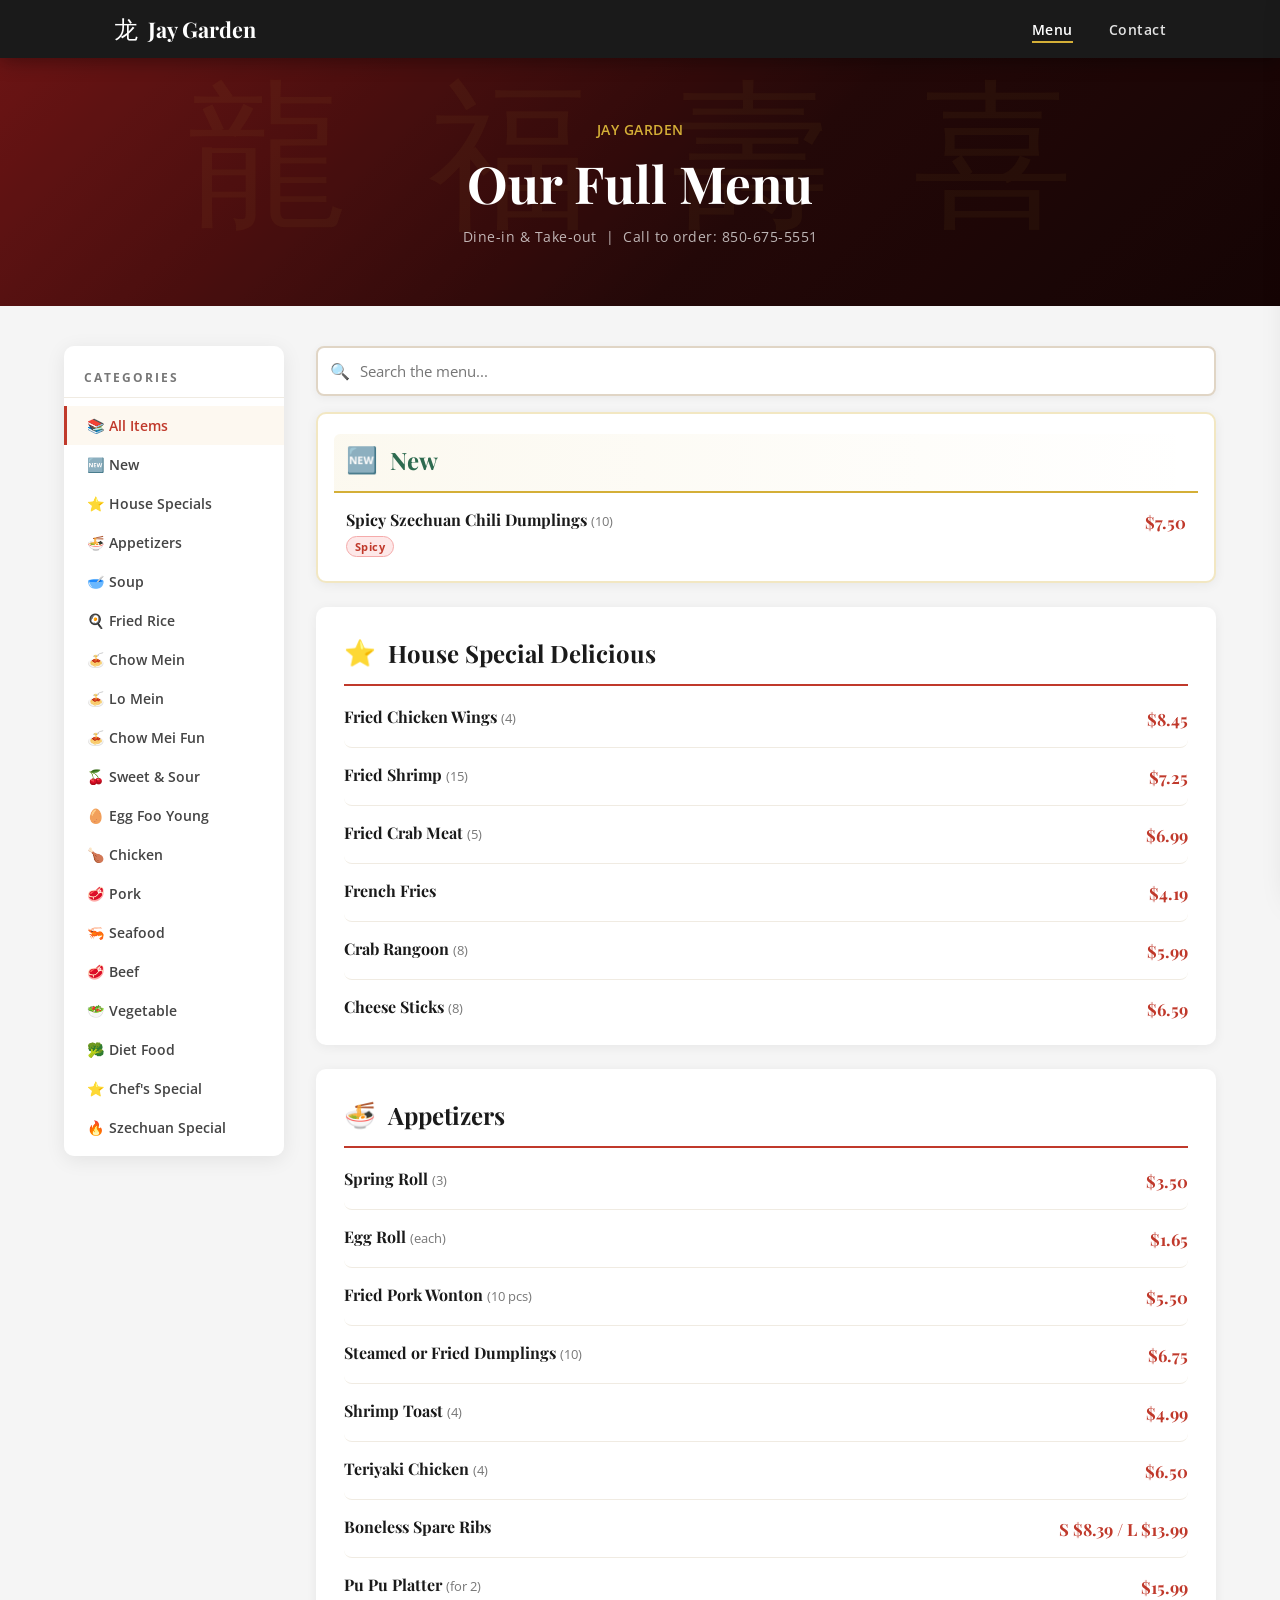
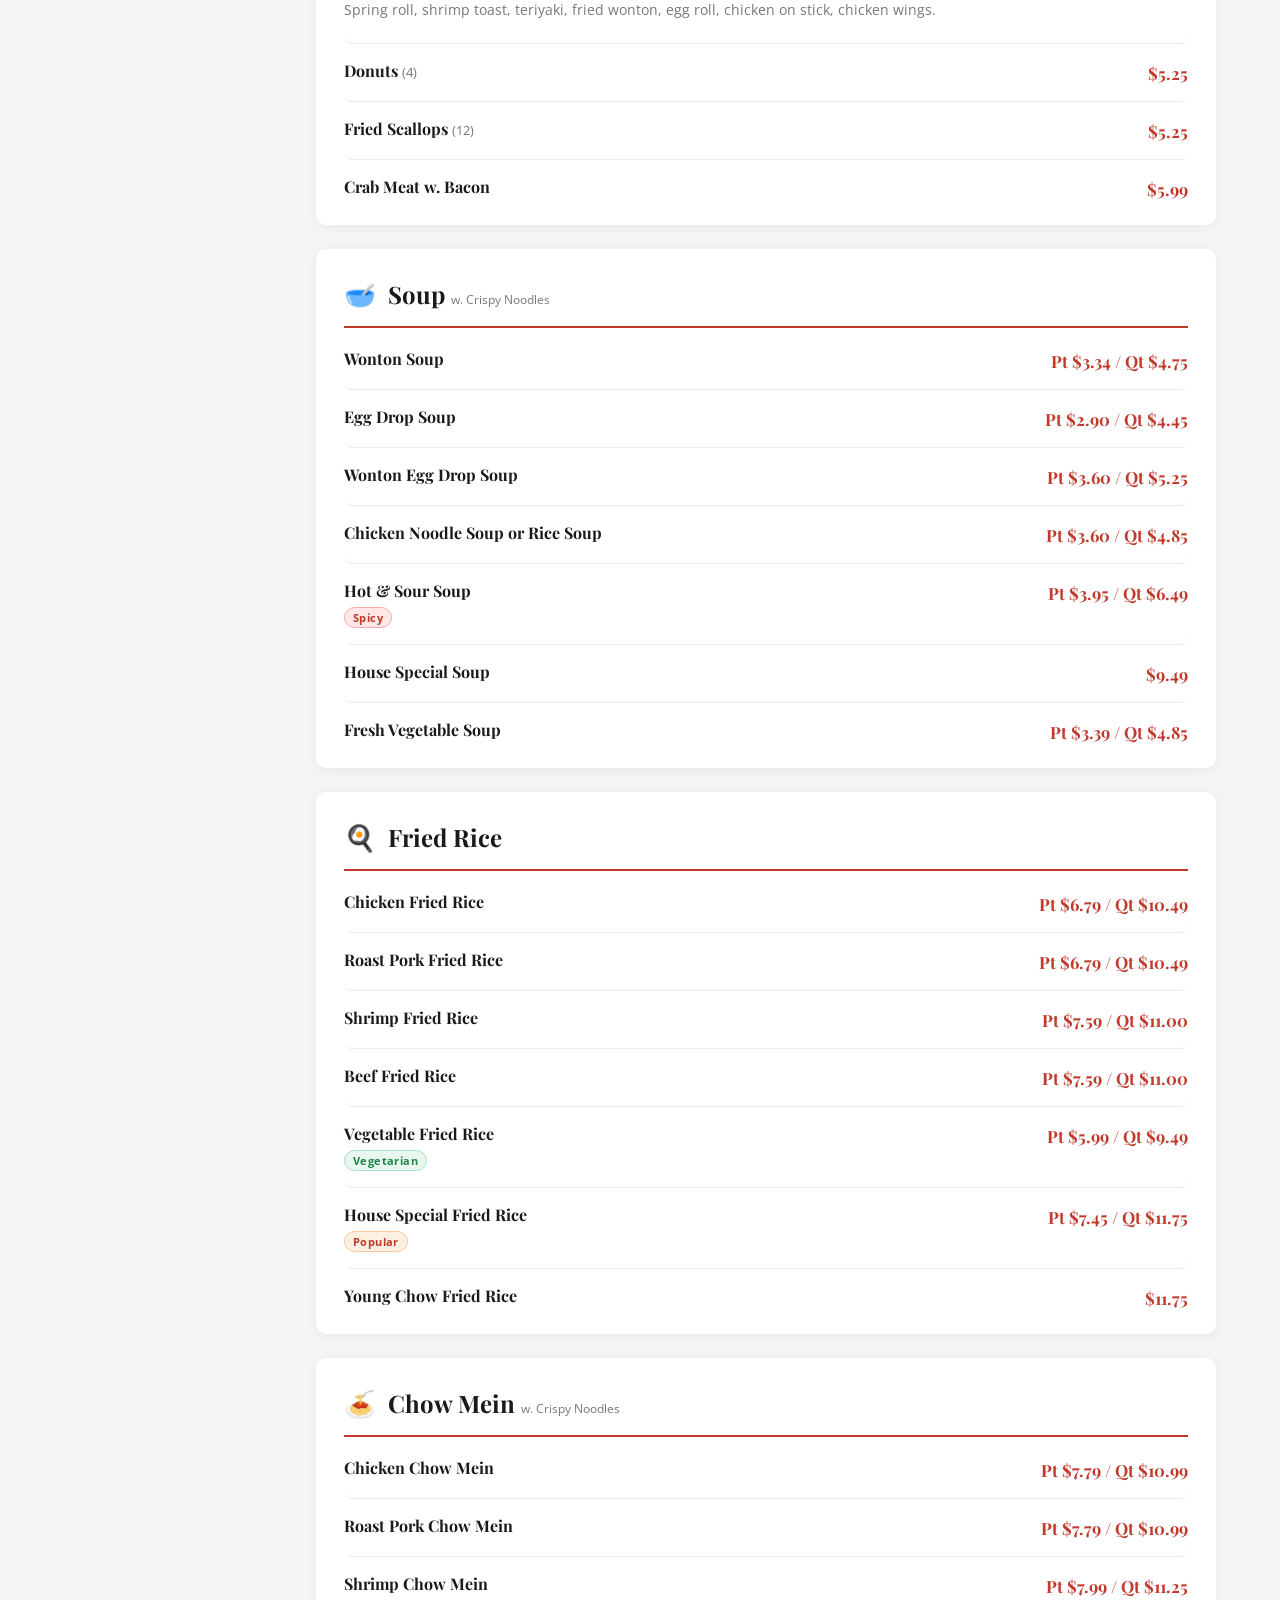
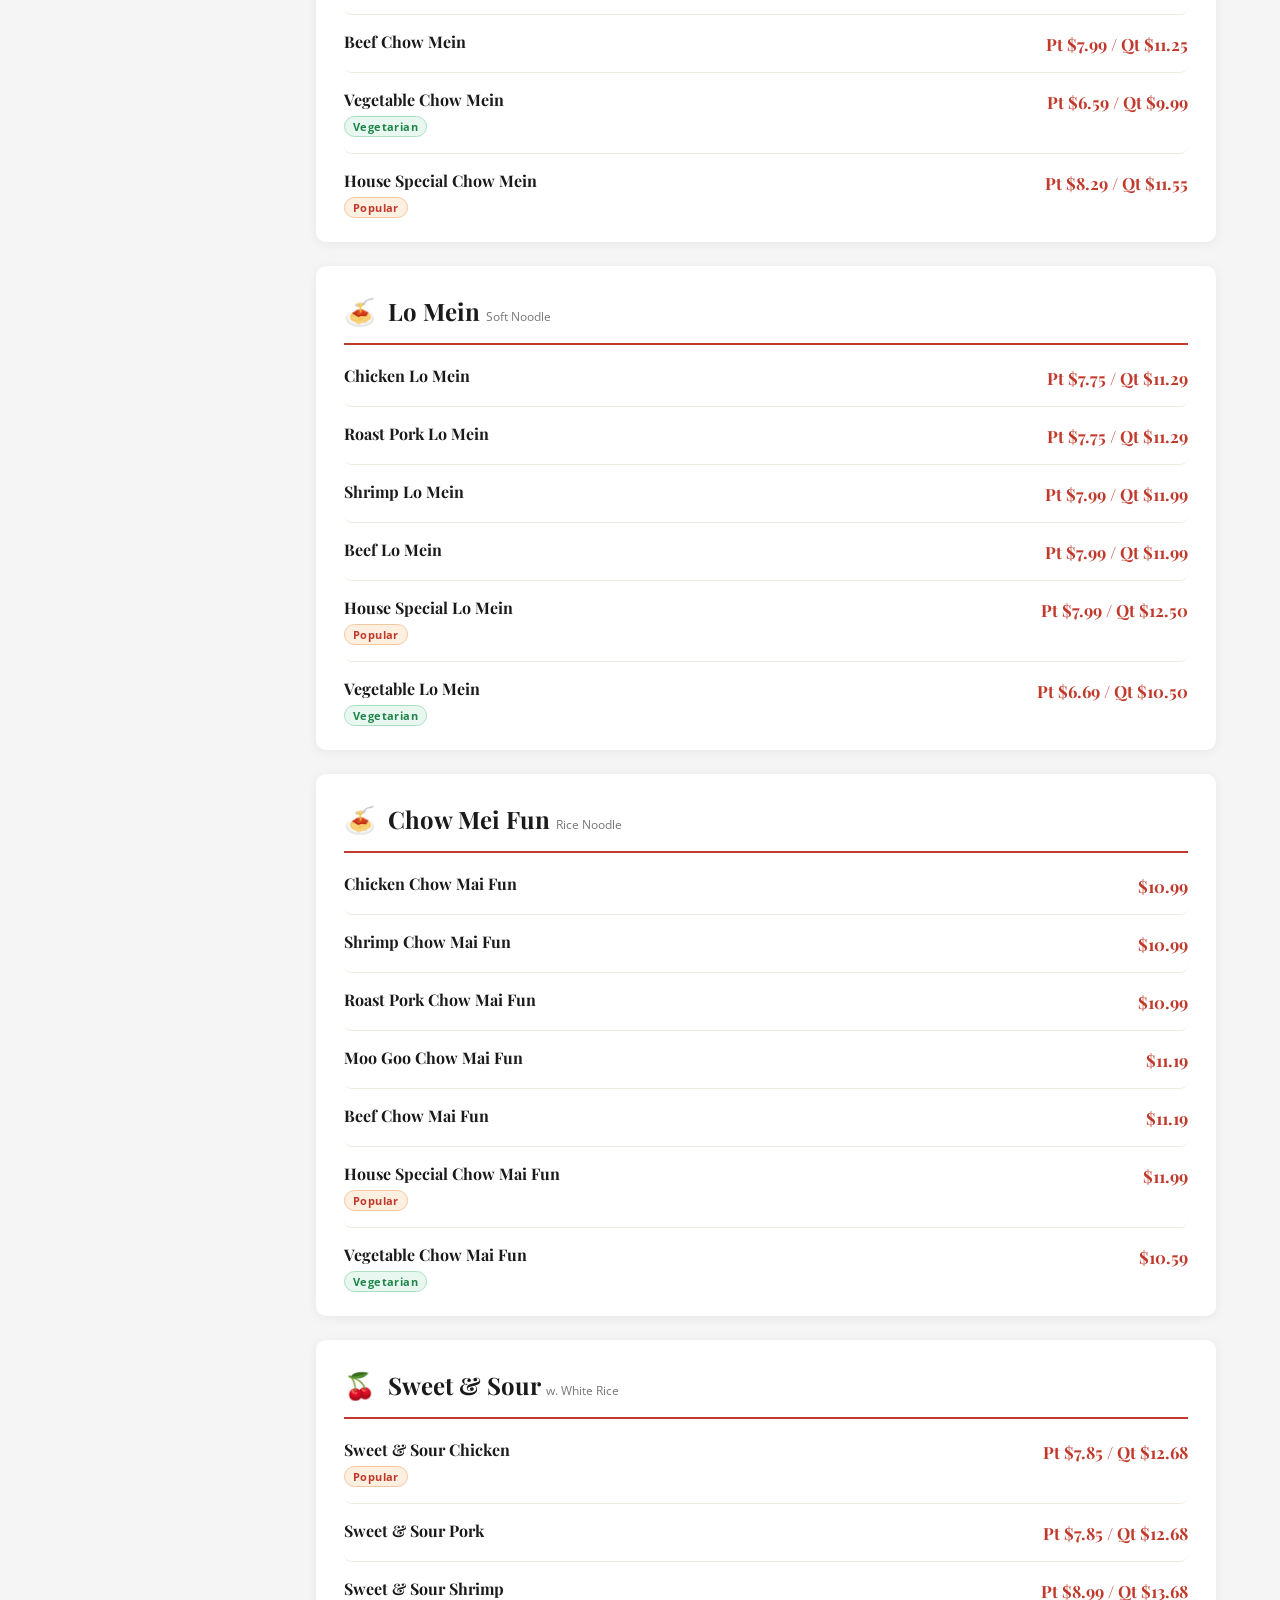
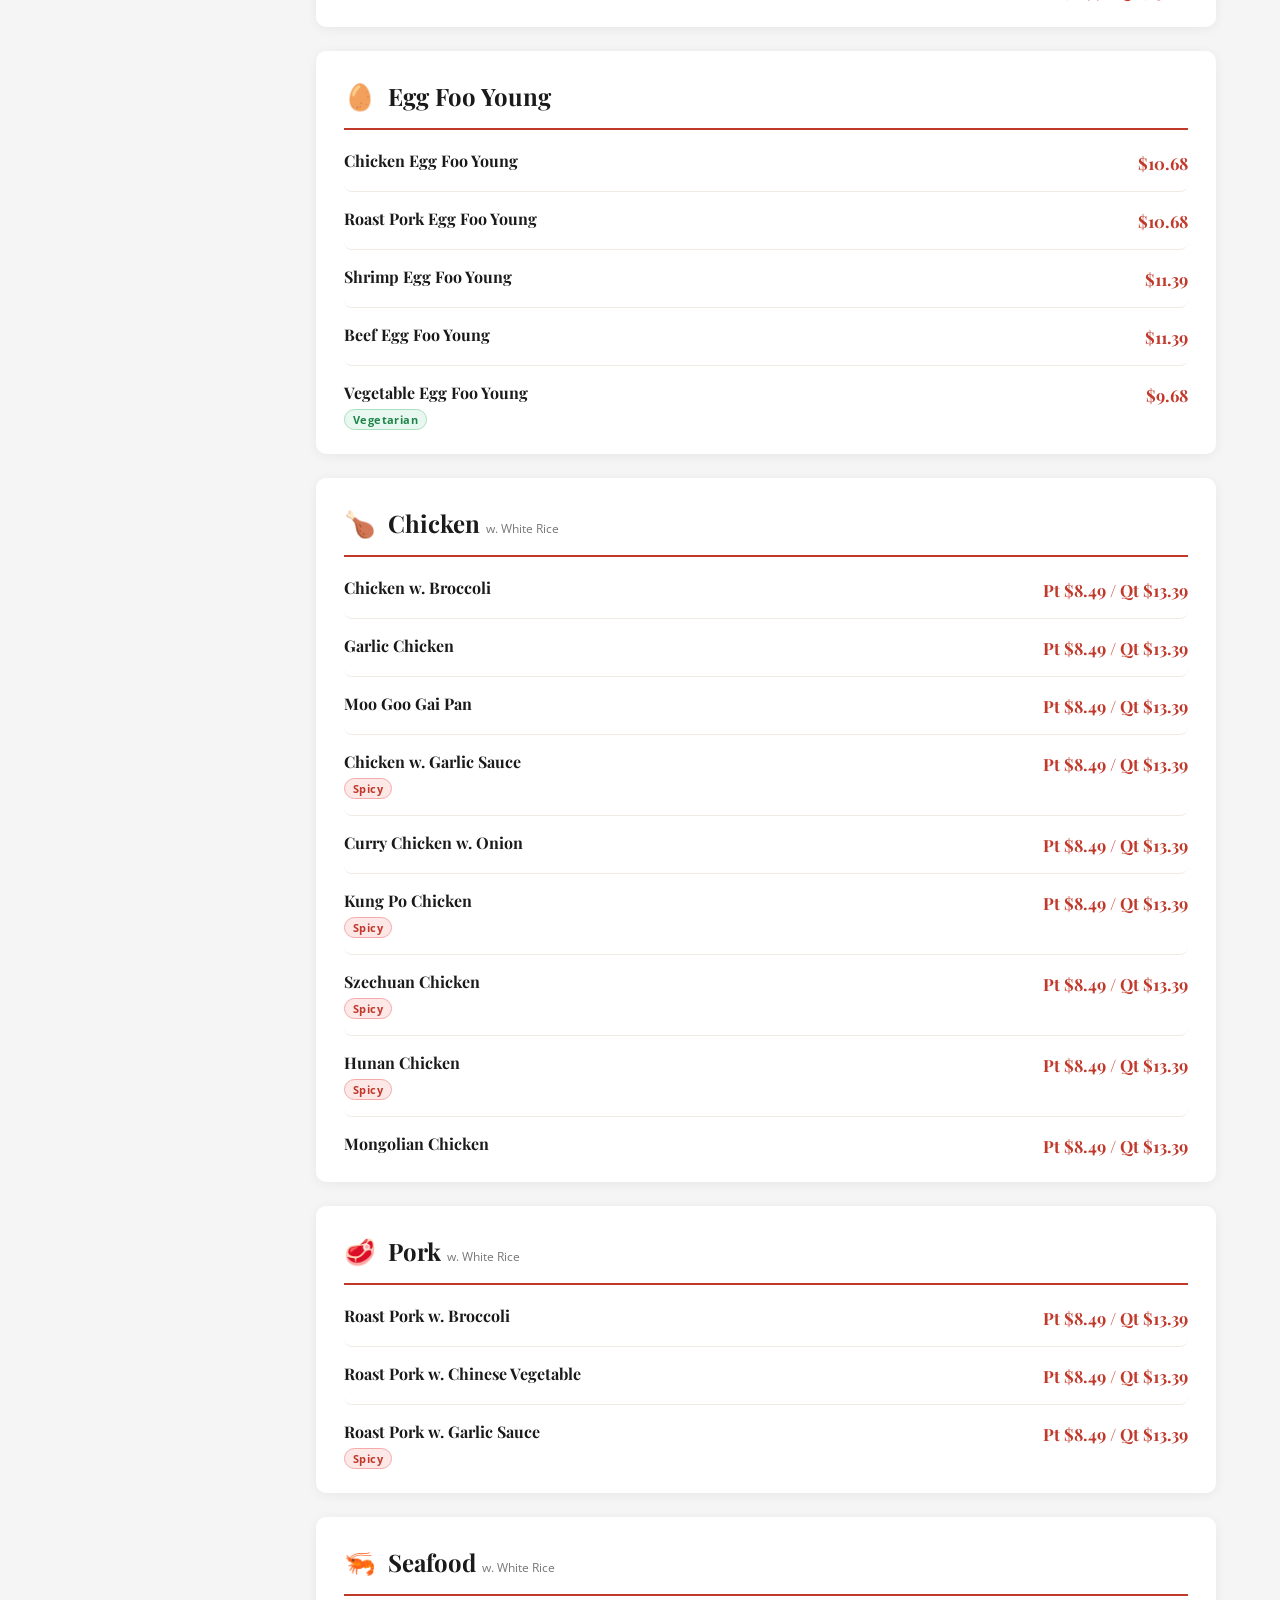
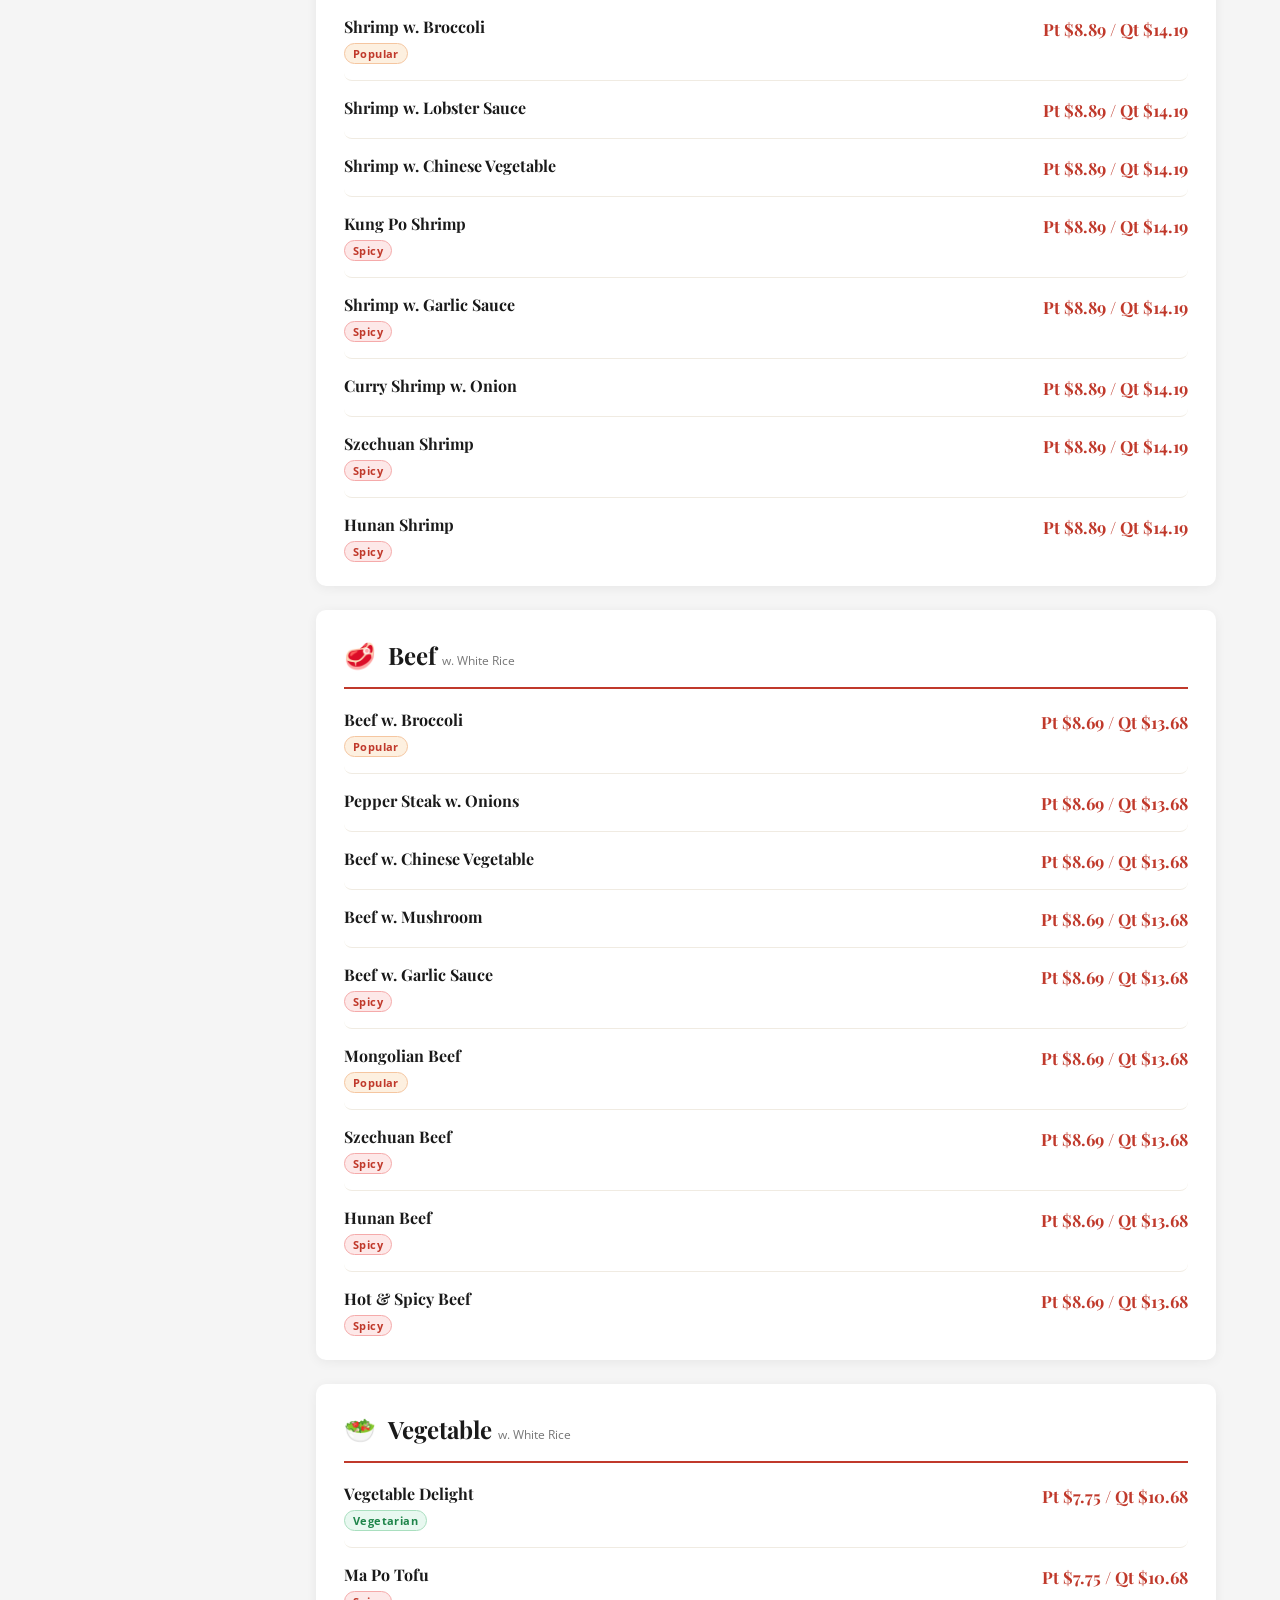
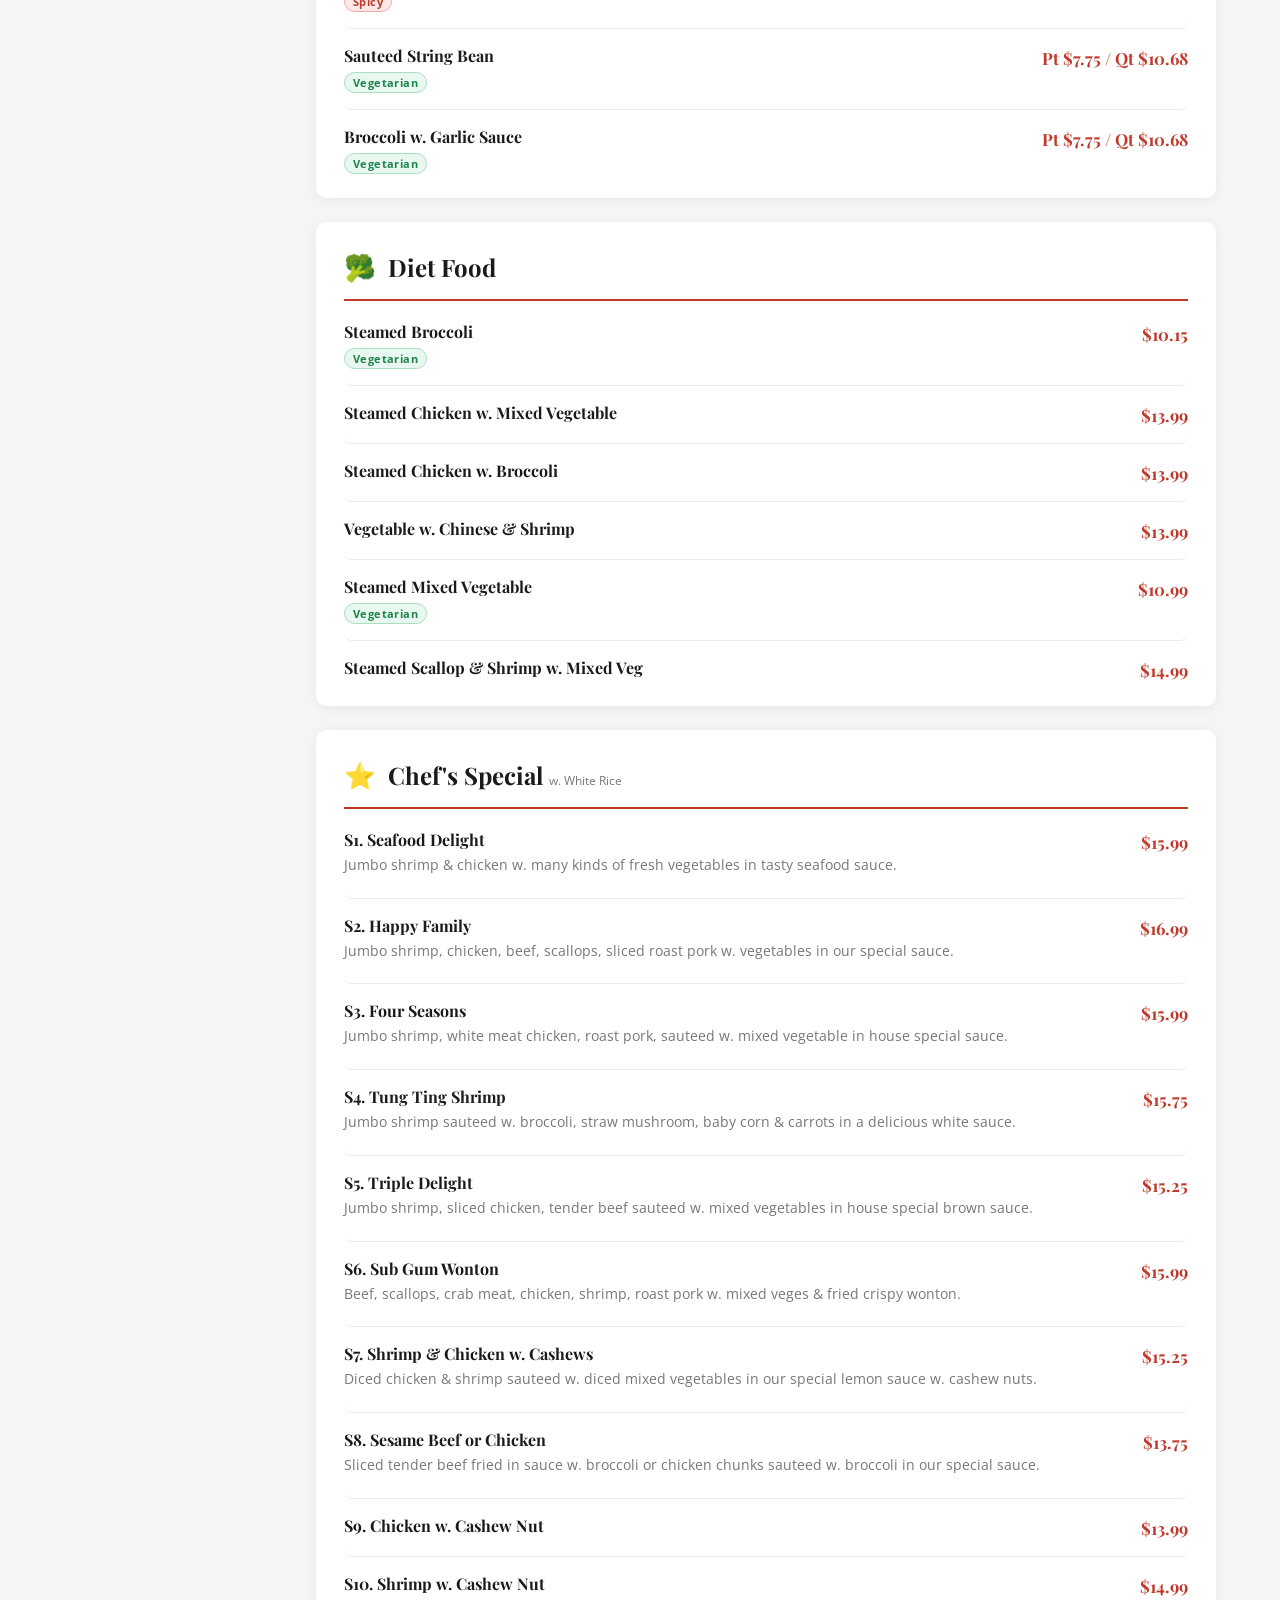
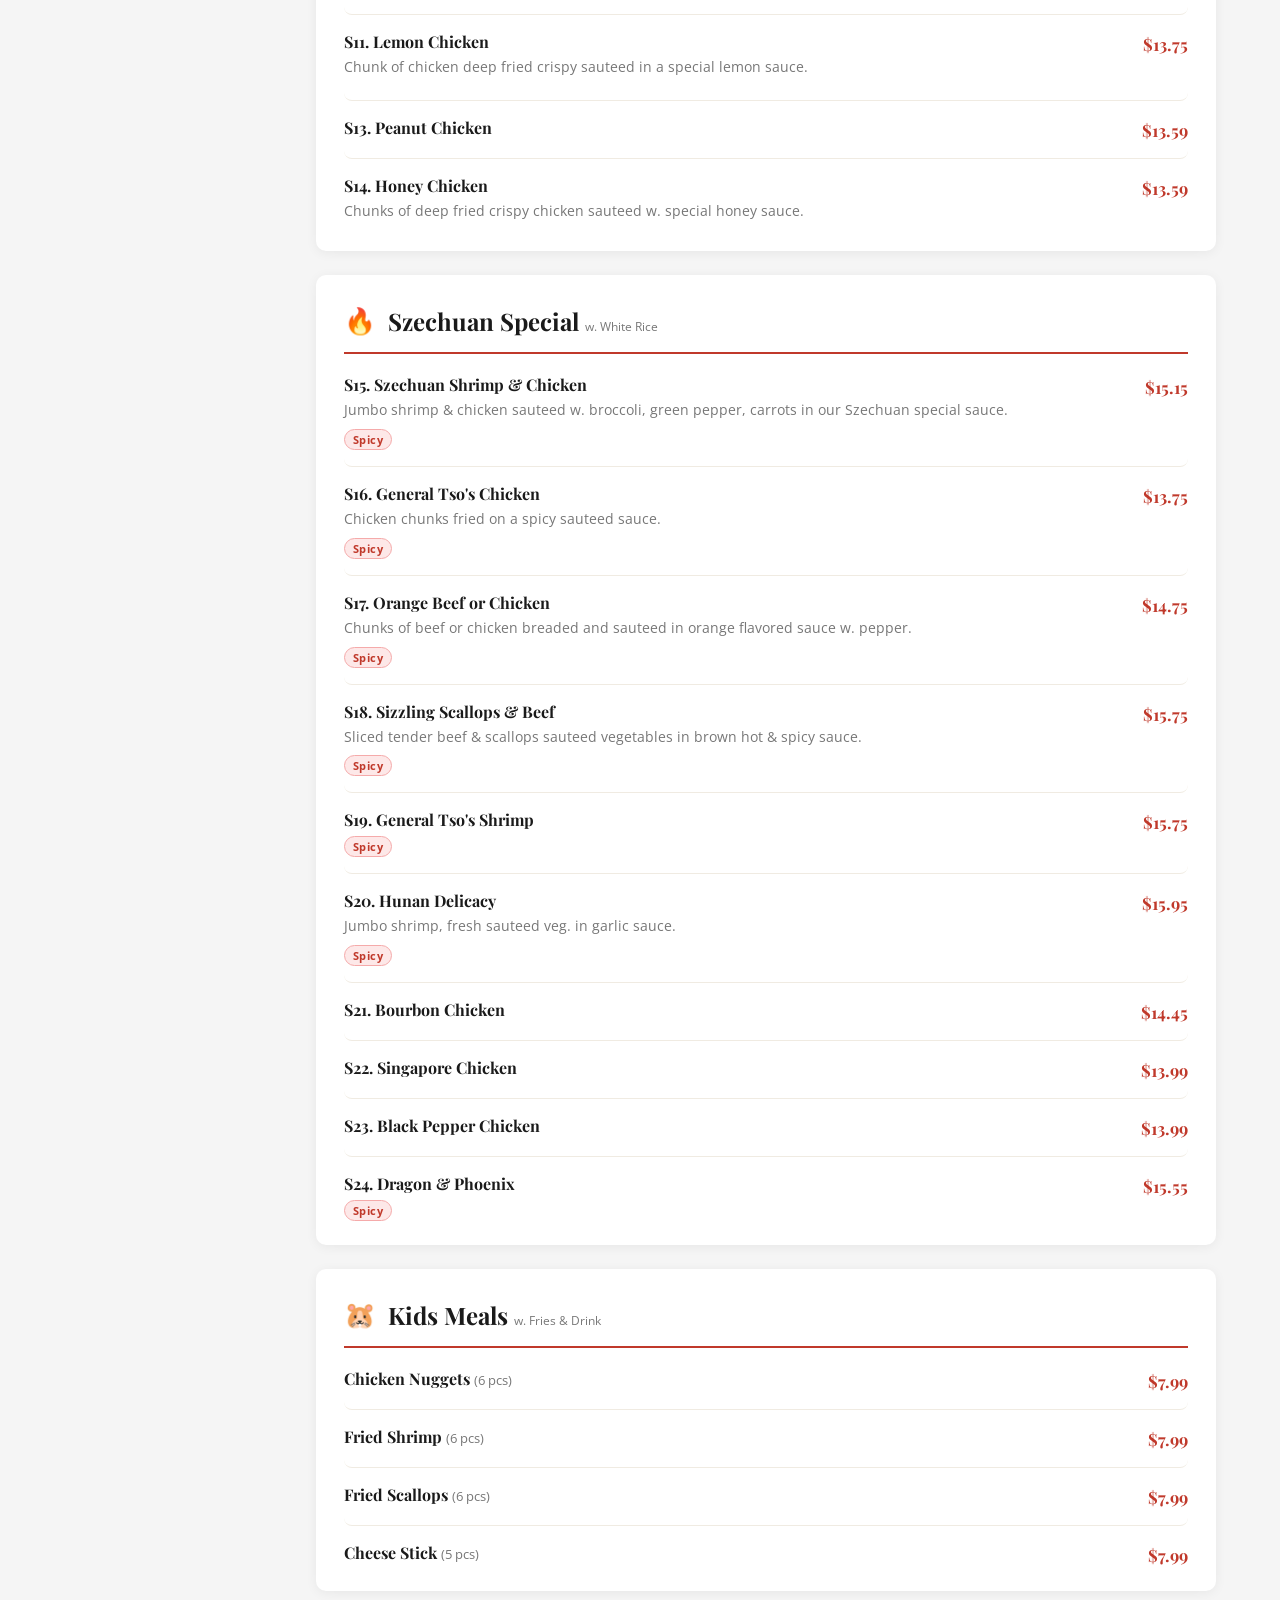
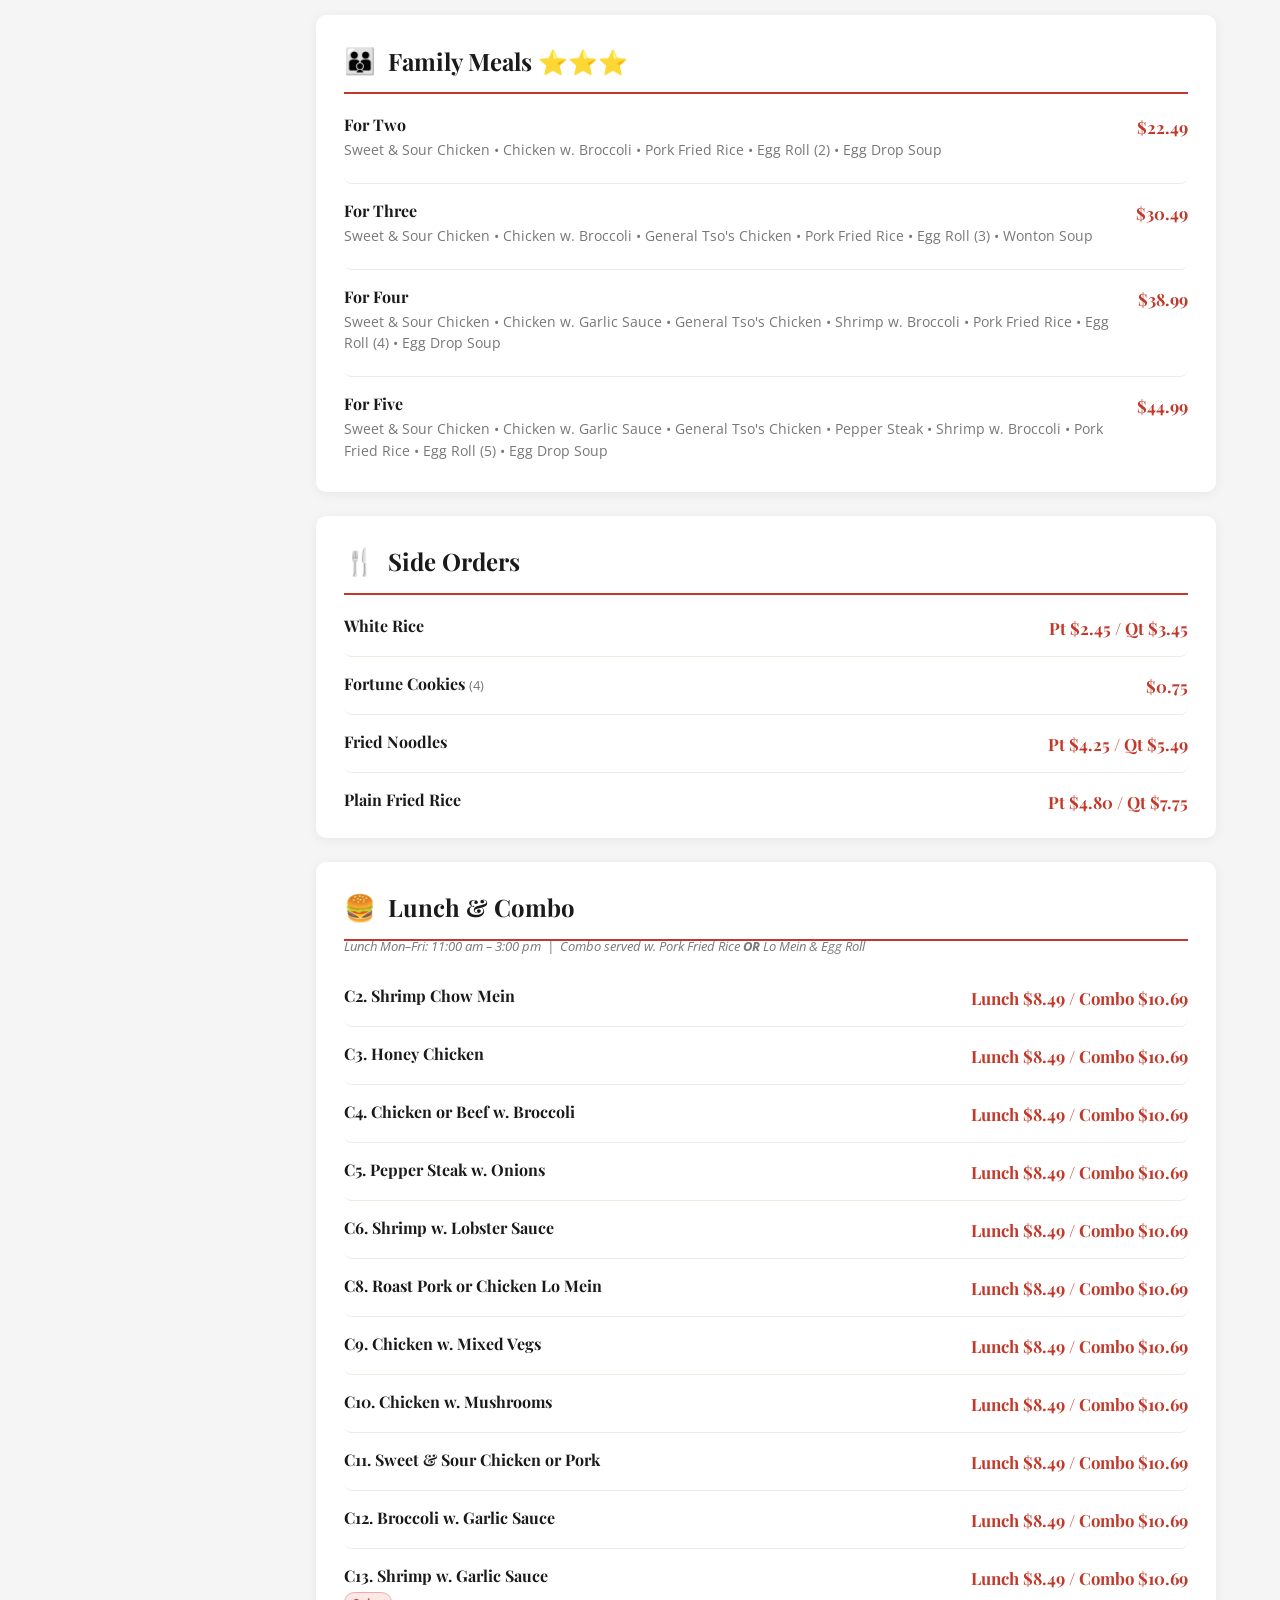
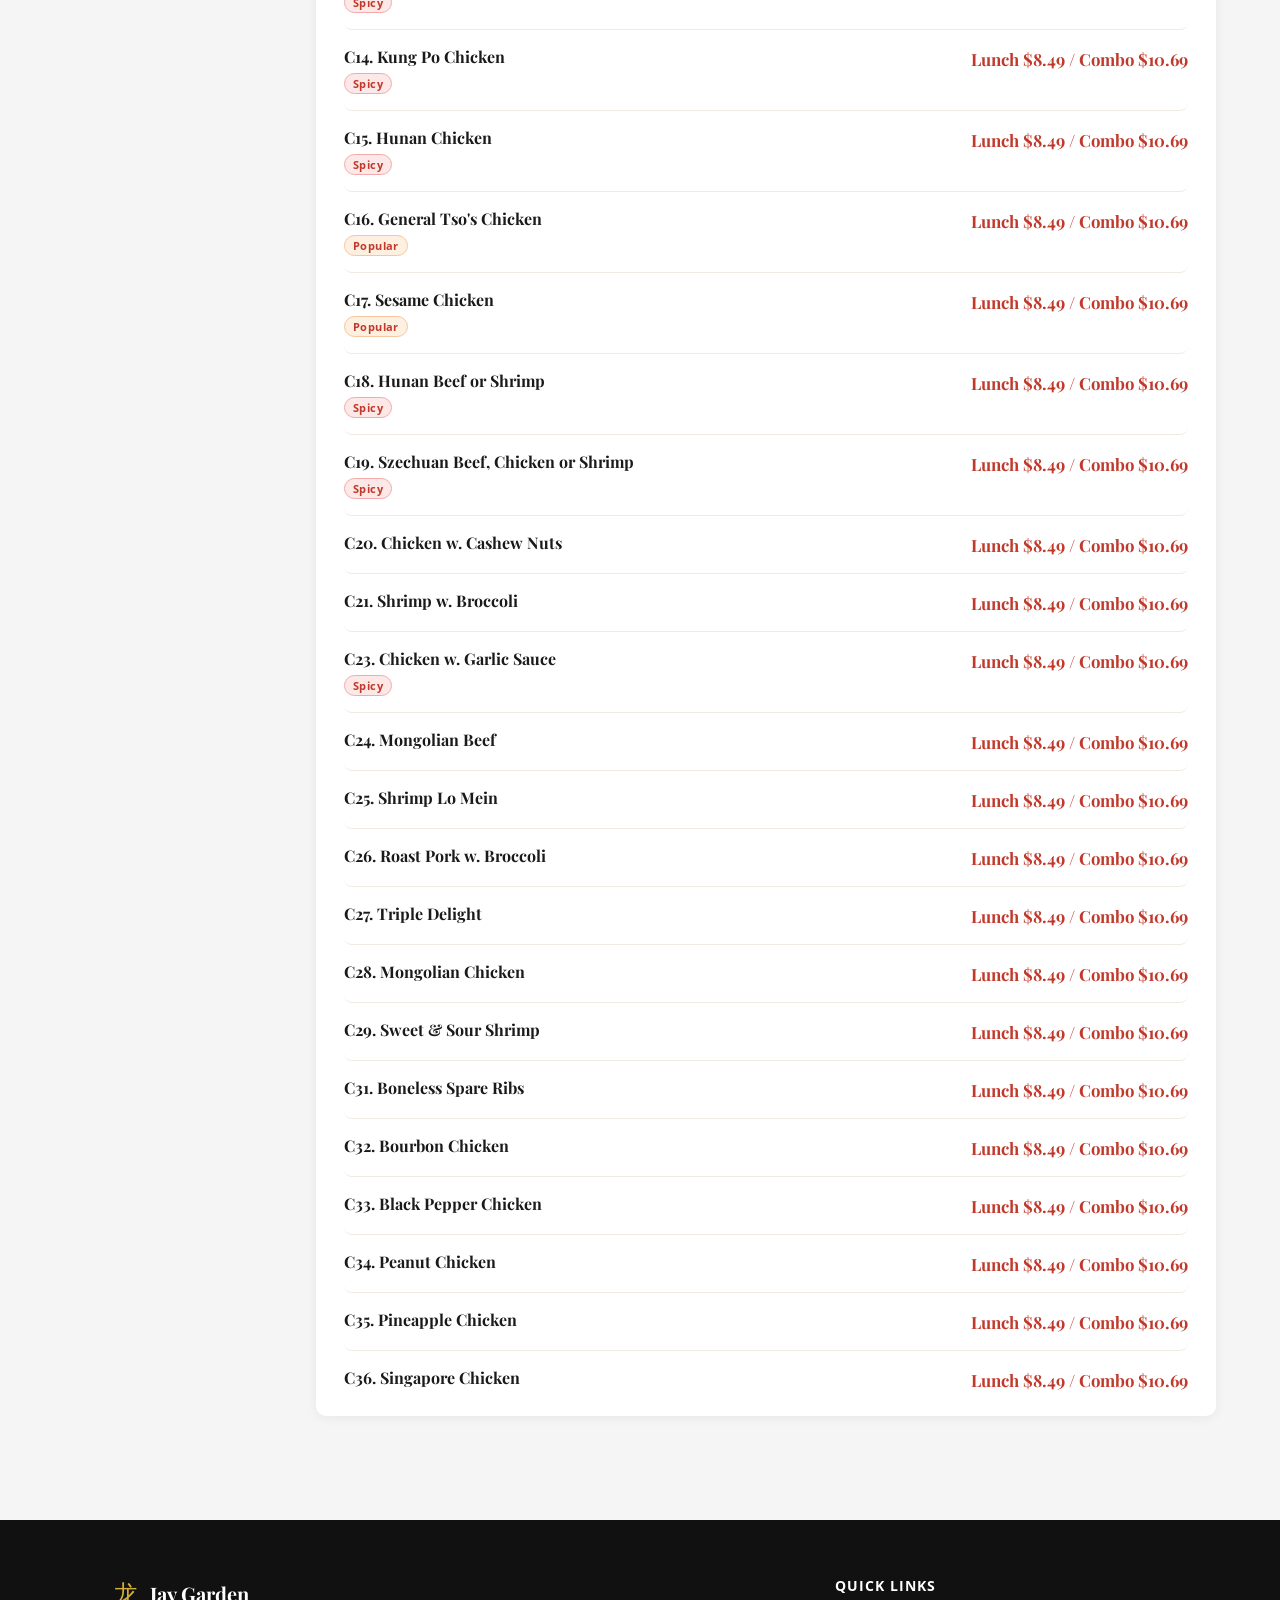
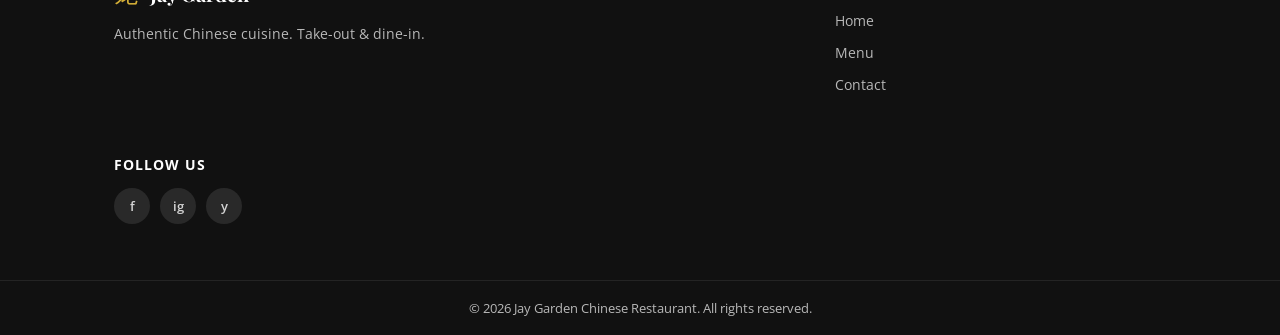
<file: menu.html>
<!DOCTYPE html>
<html lang="en">
<head>
  <meta charset="UTF-8" />
  <meta name="viewport" content="width=device-width, initial-scale=1.0" />
  <title>Menu — Jay Garden Chinese Restaurant</title>
  <link rel="stylesheet" href="style.css" />
  <link rel="preconnect" href="https://fonts.googleapis.com" />
  <link href="https://fonts.googleapis.com/css2?family=Playfair+Display:wght@400;700&family=Open+Sans:wght@300;400;600&display=swap" rel="stylesheet" />
</head>
<body class="menu-page">

  <nav class="navbar scrolled" id="navbar">
    <div class="nav-container">
      <a href="index.html" class="logo">
        <span class="logo-icon">&#x9F99;</span>
        <span class="logo-text">Jay Garden</span>
      </a>
      <ul class="nav-links" id="nav-links">
        <li><a href="menu.html" class="active-link">Menu</a></li>
        <li><a href="index.html#contact">Contact</a></li>
      </ul>
      <button class="hamburger" id="hamburger" aria-label="Toggle menu">
        <span></span><span></span><span></span>
      </button>
    </div>
  </nav>

  <div class="menu-page-header">
    <div class="menu-page-header-overlay"></div>
    <div class="menu-page-header-content">
      <p class="section-label">Jay Garden</p>
      <h1>Our Full Menu</h1>
      <p>Dine-in &amp; Take-out &nbsp;|&nbsp; Call to order: 850-675-5551</p>
    </div>
  </div>

  <div class="menu-body">

    <!-- SIDEBAR -->
    <aside class="menu-sidebar" id="menu-sidebar">
      <button class="sidebar-close" id="sidebar-close">&#10005;</button>
      <p class="sidebar-title">Categories</p>
      <ul class="sidebar-nav">
        <li><button class="sidebar-btn active" data-filter="all">&#128218; All Items</button></li>
        <li><button class="sidebar-btn" data-filter="new">&#127381; New</button></li>
        <li><button class="sidebar-btn" data-filter="house-specials">&#11088; House Specials</button></li>
        <li><button class="sidebar-btn" data-filter="appetizers">&#127836; Appetizers</button></li>
        <li><button class="sidebar-btn" data-filter="soup">&#129379; Soup</button></li>
        <li><button class="sidebar-btn" data-filter="fried-rice">&#127859; Fried Rice</button></li>
        <li><button class="sidebar-btn" data-filter="chow-mein">&#127837; Chow Mein</button></li>
        <li><button class="sidebar-btn" data-filter="lo-mein">&#127837; Lo Mein</button></li>
        <li><button class="sidebar-btn" data-filter="chow-mei-fun">&#127837; Chow Mei Fun</button></li>
        <li><button class="sidebar-btn" data-filter="sweet-sour">&#127826; Sweet &amp; Sour</button></li>
        <li><button class="sidebar-btn" data-filter="egg-foo-young">&#129370; Egg Foo Young</button></li>
        <li><button class="sidebar-btn" data-filter="chicken">&#127831; Chicken</button></li>
        <li><button class="sidebar-btn" data-filter="pork">&#129385; Pork</button></li>
        <li><button class="sidebar-btn" data-filter="seafood">&#129424; Seafood</button></li>
        <li><button class="sidebar-btn" data-filter="beef">&#129385; Beef</button></li>
        <li><button class="sidebar-btn" data-filter="vegetable">&#129367; Vegetable</button></li>
        <li><button class="sidebar-btn" data-filter="diet-food">&#129382; Diet Food</button></li>
        <li><button class="sidebar-btn" data-filter="chefs-special">&#11088; Chef's Special</button></li>
        <li><button class="sidebar-btn" data-filter="szechuan-special">&#128293; Szechuan Special</button></li>
        <li><button class="sidebar-btn" data-filter="kids-meals">&#128057; Kids Meals</button></li>
        <li><button class="sidebar-btn" data-filter="family-meals">&#128106; Family Meals</button></li>
        <li><button class="sidebar-btn" data-filter="side-orders">&#127860; Side Orders</button></li>
        <li><button class="sidebar-btn" data-filter="lunch-combo">&#127828; Lunch &amp; Combo</button></li>
      </ul>
    </aside>

    <!-- MAIN -->
    <main class="menu-main">

      <div class="search-wrap">
        <span class="search-icon">&#128269;</span>
        <input type="text" id="menu-search" class="search-input" placeholder="Search the menu..." autocomplete="off" />
        <button class="search-clear" id="search-clear" aria-label="Clear search">&#10005;</button>
      </div>

      <button class="sidebar-toggle" id="sidebar-toggle">&#9776; Categories</button>
      <div class="no-results" id="no-results"><p>&#128532; No items found. Try a different search.</p></div>

      <!-- ===== NEW ===== -->
      <section class="menu-category" id="cat-new">
        <div class="category-heading">
          <span class="cat-emoji">&#127381;</span>
          <h2>New</h2>
        </div>
        <div class="menu-list">

          <div class="menu-row" data-category="new" data-name="spicy szechuan chili dumplings" data-desc="spicy szechuan chili dumplings handmade filled pork szechuan pepper chili oil">
            <div class="menu-row-left">
              <h3>Spicy Szechuan Chili Dumplings <span class="qty">(10)</span></h3>
              <span class="tag spicy">Spicy</span>
            </div>
            <span class="price">$7.50</span>
          </div>

        </div>
      </section>

      <!-- ===== HOUSE SPECIAL DELICIOUS ===== -->
      <section class="menu-category" id="cat-house-specials">
        <div class="category-heading">
          <span class="cat-emoji">&#11088;</span>
          <h2>House Special Delicious</h2>
        </div>
        <div class="menu-list">

          <div class="menu-row" data-category="house-specials" data-name="fried chicken wings" data-desc="crispy fried chicken wings">
            <div class="menu-row-left"><h3>Fried Chicken Wings <span class="qty">(4)</span></h3></div>
            <span class="price">$8.45</span>
          </div>
          <div class="menu-row" data-category="house-specials" data-name="fried shrimp" data-desc="crispy fried shrimp">
            <div class="menu-row-left"><h3>Fried Shrimp <span class="qty">(15)</span></h3></div>
            <span class="price">$7.25</span>
          </div>
          <div class="menu-row" data-category="house-specials" data-name="fried crab meat" data-desc="crispy fried crab meat">
            <div class="menu-row-left"><h3>Fried Crab Meat <span class="qty">(5)</span></h3></div>
            <span class="price">$6.99</span>
          </div>
          <div class="menu-row" data-category="house-specials" data-name="french fries" data-desc="french fries">
            <div class="menu-row-left"><h3>French Fries</h3></div>
            <span class="price">$4.19</span>
          </div>
          <div class="menu-row" data-category="house-specials" data-name="crab rangoon" data-desc="crispy crab rangoon">
            <div class="menu-row-left"><h3>Crab Rangoon <span class="qty">(8)</span></h3></div>
            <span class="price">$5.99</span>
          </div>
          <div class="menu-row" data-category="house-specials" data-name="cheese sticks" data-desc="fried cheese sticks">
            <div class="menu-row-left"><h3>Cheese Sticks <span class="qty">(8)</span></h3></div>
            <span class="price">$6.59</span>
          </div>

        </div>
      </section>

      <!-- ===== APPETIZERS ===== -->
      <section class="menu-category" id="cat-appetizers">
        <div class="category-heading">
          <span class="cat-emoji">&#127836;</span>
          <h2>Appetizers</h2>
        </div>
        <div class="menu-list">

          <div class="menu-row" data-category="appetizers" data-name="spring roll" data-desc="crispy spring rolls">
            <div class="menu-row-left"><h3>Spring Roll <span class="qty">(3)</span></h3></div>
            <span class="price">$3.50</span>
          </div>
          <div class="menu-row" data-category="appetizers" data-name="egg roll" data-desc="golden fried egg roll">
            <div class="menu-row-left"><h3>Egg Roll <span class="qty">(each)</span></h3></div>
            <span class="price">$1.65</span>
          </div>
          <div class="menu-row" data-category="appetizers" data-name="fried pork wonton" data-desc="crispy fried pork wontons">
            <div class="menu-row-left"><h3>Fried Pork Wonton <span class="qty">(10 pcs)</span></h3></div>
            <span class="price">$5.50</span>
          </div>
          <div class="menu-row" data-category="appetizers" data-name="steamed or fried dumplings" data-desc="steamed or fried dumplings with pork filling">
            <div class="menu-row-left"><h3>Steamed or Fried Dumplings <span class="qty">(10)</span></h3></div>
            <span class="price">$6.75</span>
          </div>
          <div class="menu-row" data-category="appetizers" data-name="shrimp toast" data-desc="crispy shrimp toast">
            <div class="menu-row-left"><h3>Shrimp Toast <span class="qty">(4)</span></h3></div>
            <span class="price">$4.99</span>
          </div>
          <div class="menu-row" data-category="appetizers" data-name="teriyaki chicken" data-desc="teriyaki glazed chicken on skewer">
            <div class="menu-row-left"><h3>Teriyaki Chicken <span class="qty">(4)</span></h3></div>
            <span class="price">$6.50</span>
          </div>
          <div class="menu-row" data-category="appetizers" data-name="boneless spare ribs" data-desc="BBQ boneless spare ribs">
            <div class="menu-row-left">
              <h3>Boneless Spare Ribs</h3>
            </div>
            <span class="price">S $8.39 / L $13.99</span>
          </div>
          <div class="menu-row" data-category="appetizers" data-name="pu pu platter" data-desc="pu pu platter for two spring roll shrimp toast teriyaki fried wonton egg roll chicken wings">
            <div class="menu-row-left">
              <h3>Pu Pu Platter <span class="qty">(for 2)</span></h3>
              <p>Spring roll, shrimp toast, teriyaki, fried wonton, egg roll, chicken on stick, chicken wings.</p>
            </div>
            <span class="price">$15.99</span>
          </div>
          <div class="menu-row" data-category="appetizers" data-name="donuts" data-desc="fried donuts">
            <div class="menu-row-left"><h3>Donuts <span class="qty">(4)</span></h3></div>
            <span class="price">$5.25</span>
          </div>
          <div class="menu-row" data-category="appetizers" data-name="fried scallops" data-desc="crispy fried scallops">
            <div class="menu-row-left"><h3>Fried Scallops <span class="qty">(12)</span></h3></div>
            <span class="price">$5.25</span>
          </div>
          <div class="menu-row" data-category="appetizers" data-name="crab meat with bacon" data-desc="crab meat wrapped with bacon">
            <div class="menu-row-left"><h3>Crab Meat w. Bacon</h3></div>
            <span class="price">$5.99</span>
          </div>

        </div>
      </section>

      <!-- ===== SOUP ===== -->
      <section class="menu-category" id="cat-soup">
        <div class="category-heading">
          <span class="cat-emoji">&#129379;</span>
          <h2>Soup <span class="cat-note">w. Crispy Noodles</span></h2>
        </div>
        <div class="menu-list">

          <div class="menu-row" data-category="soup" data-name="wonton soup" data-desc="pork wontons in clear broth">
            <div class="menu-row-left"><h3>Wonton Soup</h3></div>
            <span class="price">Pt $3.34 / Qt $4.75</span>
          </div>
          <div class="menu-row" data-category="soup" data-name="egg drop soup" data-desc="silky egg ribbons in broth">
            <div class="menu-row-left"><h3>Egg Drop Soup</h3></div>
            <span class="price">Pt $2.90 / Qt $4.45</span>
          </div>
          <div class="menu-row" data-category="soup" data-name="wonton egg drop soup" data-desc="wonton and egg drop combined soup">
            <div class="menu-row-left"><h3>Wonton Egg Drop Soup</h3></div>
            <span class="price">Pt $3.60 / Qt $5.25</span>
          </div>
          <div class="menu-row" data-category="soup" data-name="chicken noodle soup rice soup" data-desc="chicken noodle or rice soup">
            <div class="menu-row-left"><h3>Chicken Noodle Soup or Rice Soup</h3></div>
            <span class="price">Pt $3.60 / Qt $4.85</span>
          </div>
          <div class="menu-row" data-category="soup" data-name="hot and sour soup" data-desc="spicy tangy sichuan soup tofu mushrooms bamboo">
            <div class="menu-row-left">
              <h3>Hot &amp; Sour Soup</h3>
              <span class="tag spicy">Spicy</span>
            </div>
            <span class="price">Pt $3.95 / Qt $6.49</span>
          </div>
          <div class="menu-row" data-category="soup" data-name="house special soup" data-desc="house special soup">
            <div class="menu-row-left"><h3>House Special Soup</h3></div>
            <span class="price">$9.49</span>
          </div>
          <div class="menu-row" data-category="soup" data-name="fresh vegetable soup" data-desc="fresh vegetable soup">
            <div class="menu-row-left"><h3>Fresh Vegetable Soup</h3></div>
            <span class="price">Pt $3.39 / Qt $4.85</span>
          </div>

        </div>
      </section>

      <!-- ===== FRIED RICE ===== -->
      <section class="menu-category" id="cat-fried-rice">
        <div class="category-heading">
          <span class="cat-emoji">&#127859;</span>
          <h2>Fried Rice</h2>
        </div>
        <div class="menu-list">

          <div class="menu-row" data-category="fried-rice" data-name="chicken fried rice" data-desc="wok fried rice with chicken egg scallions">
            <div class="menu-row-left"><h3>Chicken Fried Rice</h3></div>
            <span class="price">Pt $6.79 / Qt $10.49</span>
          </div>
          <div class="menu-row" data-category="fried-rice" data-name="roast pork fried rice" data-desc="wok fried rice with roast pork egg scallions">
            <div class="menu-row-left"><h3>Roast Pork Fried Rice</h3></div>
            <span class="price">Pt $6.79 / Qt $10.49</span>
          </div>
          <div class="menu-row" data-category="fried-rice" data-name="shrimp fried rice" data-desc="wok fried rice with shrimp egg scallions">
            <div class="menu-row-left"><h3>Shrimp Fried Rice</h3></div>
            <span class="price">Pt $7.59 / Qt $11.00</span>
          </div>
          <div class="menu-row" data-category="fried-rice" data-name="beef fried rice" data-desc="wok fried rice with beef egg scallions">
            <div class="menu-row-left"><h3>Beef Fried Rice</h3></div>
            <span class="price">Pt $7.59 / Qt $11.00</span>
          </div>
          <div class="menu-row" data-category="fried-rice" data-name="vegetable fried rice" data-desc="wok fried rice with mixed vegetables">
            <div class="menu-row-left"><h3>Vegetable Fried Rice</h3><span class="tag veg">Vegetarian</span></div>
            <span class="price">Pt $5.99 / Qt $9.49</span>
          </div>
          <div class="menu-row" data-category="fried-rice" data-name="house special fried rice" data-desc="wok fried rice with chicken shrimp pork beef egg">
            <div class="menu-row-left"><h3>House Special Fried Rice</h3><span class="tag popular">Popular</span></div>
            <span class="price">Pt $7.45 / Qt $11.75</span>
          </div>
          <div class="menu-row" data-category="fried-rice" data-name="young chow fried rice" data-desc="young chow style fried rice with shrimp pork egg">
            <div class="menu-row-left"><h3>Young Chow Fried Rice</h3></div>
            <span class="price">$11.75</span>
          </div>

        </div>
      </section>

      <!-- ===== CHOW MEIN ===== -->
      <section class="menu-category" id="cat-chow-mein">
        <div class="category-heading">
          <span class="cat-emoji">&#127837;</span>
          <h2>Chow Mein <span class="cat-note">w. Crispy Noodles</span></h2>
        </div>
        <div class="menu-list">

          <div class="menu-row" data-category="chow-mein" data-name="chicken chow mein" data-desc="chicken stir fried with crispy noodles vegetables">
            <div class="menu-row-left"><h3>Chicken Chow Mein</h3></div>
            <span class="price">Pt $7.79 / Qt $10.99</span>
          </div>
          <div class="menu-row" data-category="chow-mein" data-name="roast pork chow mein" data-desc="roast pork stir fried with crispy noodles vegetables">
            <div class="menu-row-left"><h3>Roast Pork Chow Mein</h3></div>
            <span class="price">Pt $7.79 / Qt $10.99</span>
          </div>
          <div class="menu-row" data-category="chow-mein" data-name="shrimp chow mein" data-desc="shrimp stir fried with crispy noodles vegetables">
            <div class="menu-row-left"><h3>Shrimp Chow Mein</h3></div>
            <span class="price">Pt $7.99 / Qt $11.25</span>
          </div>
          <div class="menu-row" data-category="chow-mein" data-name="beef chow mein" data-desc="beef stir fried with crispy noodles vegetables">
            <div class="menu-row-left"><h3>Beef Chow Mein</h3></div>
            <span class="price">Pt $7.99 / Qt $11.25</span>
          </div>
          <div class="menu-row" data-category="chow-mein" data-name="vegetable chow mein" data-desc="vegetables stir fried with crispy noodles">
            <div class="menu-row-left"><h3>Vegetable Chow Mein</h3><span class="tag veg">Vegetarian</span></div>
            <span class="price">Pt $6.59 / Qt $9.99</span>
          </div>
          <div class="menu-row" data-category="chow-mein" data-name="house special chow mein" data-desc="house special chow mein chicken shrimp pork beef">
            <div class="menu-row-left"><h3>House Special Chow Mein</h3><span class="tag popular">Popular</span></div>
            <span class="price">Pt $8.29 / Qt $11.55</span>
          </div>

        </div>
      </section>

      <!-- ===== LO MEIN ===== -->
      <section class="menu-category" id="cat-lo-mein">
        <div class="category-heading">
          <span class="cat-emoji">&#127837;</span>
          <h2>Lo Mein <span class="cat-note">Soft Noodle</span></h2>
        </div>
        <div class="menu-list">

          <div class="menu-row" data-category="lo-mein" data-name="chicken lo mein" data-desc="soft egg noodles with chicken vegetables soy sesame">
            <div class="menu-row-left"><h3>Chicken Lo Mein</h3></div>
            <span class="price">Pt $7.75 / Qt $11.29</span>
          </div>
          <div class="menu-row" data-category="lo-mein" data-name="roast pork lo mein" data-desc="soft egg noodles with roast pork vegetables">
            <div class="menu-row-left"><h3>Roast Pork Lo Mein</h3></div>
            <span class="price">Pt $7.75 / Qt $11.29</span>
          </div>
          <div class="menu-row" data-category="lo-mein" data-name="shrimp lo mein" data-desc="soft egg noodles with shrimp vegetables">
            <div class="menu-row-left"><h3>Shrimp Lo Mein</h3></div>
            <span class="price">Pt $7.99 / Qt $11.99</span>
          </div>
          <div class="menu-row" data-category="lo-mein" data-name="beef lo mein" data-desc="soft egg noodles with beef vegetables">
            <div class="menu-row-left"><h3>Beef Lo Mein</h3></div>
            <span class="price">Pt $7.99 / Qt $11.99</span>
          </div>
          <div class="menu-row" data-category="lo-mein" data-name="house special lo mein" data-desc="soft egg noodles with chicken shrimp pork beef vegetables">
            <div class="menu-row-left"><h3>House Special Lo Mein</h3><span class="tag popular">Popular</span></div>
            <span class="price">Pt $7.99 / Qt $12.50</span>
          </div>
          <div class="menu-row" data-category="lo-mein" data-name="vegetable lo mein" data-desc="soft egg noodles with mixed vegetables">
            <div class="menu-row-left"><h3>Vegetable Lo Mein</h3><span class="tag veg">Vegetarian</span></div>
            <span class="price">Pt $6.69 / Qt $10.50</span>
          </div>

        </div>
      </section>

      <!-- ===== CHOW MEI FUN ===== -->
      <section class="menu-category" id="cat-chow-mei-fun">
        <div class="category-heading">
          <span class="cat-emoji">&#127837;</span>
          <h2>Chow Mei Fun <span class="cat-note">Rice Noodle</span></h2>
        </div>
        <div class="menu-list">

          <div class="menu-row" data-category="chow-mei-fun" data-name="chicken chow mai fun" data-desc="rice noodle stir fried with chicken">
            <div class="menu-row-left"><h3>Chicken Chow Mai Fun</h3></div>
            <span class="price">$10.99</span>
          </div>
          <div class="menu-row" data-category="chow-mei-fun" data-name="shrimp chow mai fun" data-desc="rice noodle stir fried with shrimp">
            <div class="menu-row-left"><h3>Shrimp Chow Mai Fun</h3></div>
            <span class="price">$10.99</span>
          </div>
          <div class="menu-row" data-category="chow-mei-fun" data-name="roast pork chow mai fun" data-desc="rice noodle stir fried with roast pork">
            <div class="menu-row-left"><h3>Roast Pork Chow Mai Fun</h3></div>
            <span class="price">$10.99</span>
          </div>
          <div class="menu-row" data-category="chow-mei-fun" data-name="moo goo chow mai fun" data-desc="rice noodle stir fried moo goo style mushrooms">
            <div class="menu-row-left"><h3>Moo Goo Chow Mai Fun</h3></div>
            <span class="price">$11.19</span>
          </div>
          <div class="menu-row" data-category="chow-mei-fun" data-name="beef chow mai fun" data-desc="rice noodle stir fried with beef">
            <div class="menu-row-left"><h3>Beef Chow Mai Fun</h3></div>
            <span class="price">$11.19</span>
          </div>
          <div class="menu-row" data-category="chow-mei-fun" data-name="house special chow mai fun" data-desc="rice noodle stir fried house special chicken shrimp pork beef">
            <div class="menu-row-left"><h3>House Special Chow Mai Fun</h3><span class="tag popular">Popular</span></div>
            <span class="price">$11.99</span>
          </div>
          <div class="menu-row" data-category="chow-mei-fun" data-name="vegetable chow mai fun" data-desc="rice noodle stir fried with vegetables">
            <div class="menu-row-left"><h3>Vegetable Chow Mai Fun</h3><span class="tag veg">Vegetarian</span></div>
            <span class="price">$10.59</span>
          </div>

        </div>
      </section>

      <!-- ===== SWEET & SOUR ===== -->
      <section class="menu-category" id="cat-sweet-sour">
        <div class="category-heading">
          <span class="cat-emoji">&#127826;</span>
          <h2>Sweet &amp; Sour <span class="cat-note">w. White Rice</span></h2>
        </div>
        <div class="menu-list">

          <div class="menu-row" data-category="sweet-sour" data-name="sweet and sour chicken" data-desc="crispy chicken in sweet sour sauce with pineapple peppers">
            <div class="menu-row-left"><h3>Sweet &amp; Sour Chicken</h3><span class="tag popular">Popular</span></div>
            <span class="price">Pt $7.85 / Qt $12.68</span>
          </div>
          <div class="menu-row" data-category="sweet-sour" data-name="sweet and sour pork" data-desc="crispy pork in sweet sour sauce with pineapple peppers">
            <div class="menu-row-left"><h3>Sweet &amp; Sour Pork</h3></div>
            <span class="price">Pt $7.85 / Qt $12.68</span>
          </div>
          <div class="menu-row" data-category="sweet-sour" data-name="sweet and sour shrimp" data-desc="crispy shrimp in sweet sour sauce with pineapple peppers">
            <div class="menu-row-left"><h3>Sweet &amp; Sour Shrimp</h3></div>
            <span class="price">Pt $8.99 / Qt $13.68</span>
          </div>

        </div>
      </section>

      <!-- ===== EGG FOO YOUNG ===== -->
      <section class="menu-category" id="cat-egg-foo-young">
        <div class="category-heading">
          <span class="cat-emoji">&#129370;</span>
          <h2>Egg Foo Young</h2>
        </div>
        <div class="menu-list">

          <div class="menu-row" data-category="egg-foo-young" data-name="chicken egg foo young" data-desc="fluffy egg omelette patties with chicken in gravy">
            <div class="menu-row-left"><h3>Chicken Egg Foo Young</h3></div>
            <span class="price">$10.68</span>
          </div>
          <div class="menu-row" data-category="egg-foo-young" data-name="roast pork egg foo young" data-desc="fluffy egg omelette patties with roast pork in gravy">
            <div class="menu-row-left"><h3>Roast Pork Egg Foo Young</h3></div>
            <span class="price">$10.68</span>
          </div>
          <div class="menu-row" data-category="egg-foo-young" data-name="shrimp egg foo young" data-desc="fluffy egg omelette patties with shrimp in gravy">
            <div class="menu-row-left"><h3>Shrimp Egg Foo Young</h3></div>
            <span class="price">$11.39</span>
          </div>
          <div class="menu-row" data-category="egg-foo-young" data-name="beef egg foo young" data-desc="fluffy egg omelette patties with beef in gravy">
            <div class="menu-row-left"><h3>Beef Egg Foo Young</h3></div>
            <span class="price">$11.39</span>
          </div>
          <div class="menu-row" data-category="egg-foo-young" data-name="vegetable egg foo young" data-desc="fluffy egg omelette patties with vegetables in gravy">
            <div class="menu-row-left"><h3>Vegetable Egg Foo Young</h3><span class="tag veg">Vegetarian</span></div>
            <span class="price">$9.68</span>
          </div>

        </div>
      </section>

      <!-- ===== CHICKEN ===== -->
      <section class="menu-category" id="cat-chicken">
        <div class="category-heading">
          <span class="cat-emoji">&#127831;</span>
          <h2>Chicken <span class="cat-note">w. White Rice</span></h2>
        </div>
        <div class="menu-list">

          <div class="menu-row" data-category="chicken" data-name="chicken with broccoli" data-desc="chicken and broccoli in oyster garlic sauce">
            <div class="menu-row-left"><h3>Chicken w. Broccoli</h3></div>
            <span class="price">Pt $8.49 / Qt $13.39</span>
          </div>
          <div class="menu-row" data-category="chicken" data-name="garlic chicken" data-desc="stir fried chicken with garlic sauce">
            <div class="menu-row-left"><h3>Garlic Chicken</h3></div>
            <span class="price">Pt $8.49 / Qt $13.39</span>
          </div>
          <div class="menu-row" data-category="chicken" data-name="moo goo gai pan" data-desc="sliced chicken with mushrooms snow peas vegetables white sauce">
            <div class="menu-row-left"><h3>Moo Goo Gai Pan</h3></div>
            <span class="price">Pt $8.49 / Qt $13.39</span>
          </div>
          <div class="menu-row" data-category="chicken" data-name="chicken with garlic sauce" data-desc="stir fried chicken vegetables bold spicy garlic sauce">
            <div class="menu-row-left"><h3>Chicken w. Garlic Sauce</h3><span class="tag spicy">Spicy</span></div>
            <span class="price">Pt $8.49 / Qt $13.39</span>
          </div>
          <div class="menu-row" data-category="chicken" data-name="curry chicken with onion" data-desc="chicken with onion in curry sauce">
            <div class="menu-row-left"><h3>Curry Chicken w. Onion</h3></div>
            <span class="price">Pt $8.49 / Qt $13.39</span>
          </div>
          <div class="menu-row" data-category="chicken" data-name="kung po chicken" data-desc="stir fried chicken peanuts dried chilies savory spicy sauce">
            <div class="menu-row-left"><h3>Kung Po Chicken</h3><span class="tag spicy">Spicy</span></div>
            <span class="price">Pt $8.49 / Qt $13.39</span>
          </div>
          <div class="menu-row" data-category="chicken" data-name="szechuan chicken" data-desc="stir fried chicken in szechuan spicy sauce">
            <div class="menu-row-left"><h3>Szechuan Chicken</h3><span class="tag spicy">Spicy</span></div>
            <span class="price">Pt $8.49 / Qt $13.39</span>
          </div>
          <div class="menu-row" data-category="chicken" data-name="hunan chicken" data-desc="stir fried chicken in hunan spicy sauce vegetables">
            <div class="menu-row-left"><h3>Hunan Chicken</h3><span class="tag spicy">Spicy</span></div>
            <span class="price">Pt $8.49 / Qt $13.39</span>
          </div>
          <div class="menu-row" data-category="chicken" data-name="mongolian chicken" data-desc="sliced chicken scallions sweet savory mongolian sauce">
            <div class="menu-row-left"><h3>Mongolian Chicken</h3></div>
            <span class="price">Pt $8.49 / Qt $13.39</span>
          </div>

        </div>
      </section>

      <!-- ===== PORK ===== -->
      <section class="menu-category" id="cat-pork">
        <div class="category-heading">
          <span class="cat-emoji">&#129385;</span>
          <h2>Pork <span class="cat-note">w. White Rice</span></h2>
        </div>
        <div class="menu-list">

          <div class="menu-row" data-category="pork" data-name="roast pork with broccoli" data-desc="roast pork and broccoli in oyster garlic sauce">
            <div class="menu-row-left"><h3>Roast Pork w. Broccoli</h3></div>
            <span class="price">Pt $8.49 / Qt $13.39</span>
          </div>
          <div class="menu-row" data-category="pork" data-name="roast pork with chinese vegetable" data-desc="roast pork with mixed chinese vegetables">
            <div class="menu-row-left"><h3>Roast Pork w. Chinese Vegetable</h3></div>
            <span class="price">Pt $8.49 / Qt $13.39</span>
          </div>
          <div class="menu-row" data-category="pork" data-name="roast pork with garlic sauce" data-desc="roast pork in bold spicy garlic sauce">
            <div class="menu-row-left"><h3>Roast Pork w. Garlic Sauce</h3><span class="tag spicy">Spicy</span></div>
            <span class="price">Pt $8.49 / Qt $13.39</span>
          </div>

        </div>
      </section>

      <!-- ===== SEAFOOD ===== -->
      <section class="menu-category" id="cat-seafood">
        <div class="category-heading">
          <span class="cat-emoji">&#129424;</span>
          <h2>Seafood <span class="cat-note">w. White Rice</span></h2>
        </div>
        <div class="menu-list">

          <div class="menu-row" data-category="seafood" data-name="shrimp with broccoli" data-desc="shrimp and broccoli in oyster garlic sauce">
            <div class="menu-row-left"><h3>Shrimp w. Broccoli</h3><span class="tag popular">Popular</span></div>
            <span class="price">Pt $8.89 / Qt $14.19</span>
          </div>
          <div class="menu-row" data-category="seafood" data-name="shrimp with lobster sauce" data-desc="tender shrimp in savory egg based lobster sauce ground pork scallions">
            <div class="menu-row-left"><h3>Shrimp w. Lobster Sauce</h3></div>
            <span class="price">Pt $8.89 / Qt $14.19</span>
          </div>
          <div class="menu-row" data-category="seafood" data-name="shrimp with chinese vegetable" data-desc="shrimp with mixed chinese vegetables">
            <div class="menu-row-left"><h3>Shrimp w. Chinese Vegetable</h3></div>
            <span class="price">Pt $8.89 / Qt $14.19</span>
          </div>
          <div class="menu-row" data-category="seafood" data-name="kung po shrimp" data-desc="shrimp with peanuts dried chilies spicy kung po sauce">
            <div class="menu-row-left"><h3>Kung Po Shrimp</h3><span class="tag spicy">Spicy</span></div>
            <span class="price">Pt $8.89 / Qt $14.19</span>
          </div>
          <div class="menu-row" data-category="seafood" data-name="shrimp with garlic sauce" data-desc="stir fried shrimp vegetables bold spicy garlic sauce">
            <div class="menu-row-left"><h3>Shrimp w. Garlic Sauce</h3><span class="tag spicy">Spicy</span></div>
            <span class="price">Pt $8.89 / Qt $14.19</span>
          </div>
          <div class="menu-row" data-category="seafood" data-name="curry shrimp with onion" data-desc="shrimp with onion in curry sauce">
            <div class="menu-row-left"><h3>Curry Shrimp w. Onion</h3></div>
            <span class="price">Pt $8.89 / Qt $14.19</span>
          </div>
          <div class="menu-row" data-category="seafood" data-name="szechuan shrimp" data-desc="shrimp in szechuan spicy sauce">
            <div class="menu-row-left"><h3>Szechuan Shrimp</h3><span class="tag spicy">Spicy</span></div>
            <span class="price">Pt $8.89 / Qt $14.19</span>
          </div>
          <div class="menu-row" data-category="seafood" data-name="hunan shrimp" data-desc="shrimp in hunan spicy sauce vegetables">
            <div class="menu-row-left"><h3>Hunan Shrimp</h3><span class="tag spicy">Spicy</span></div>
            <span class="price">Pt $8.89 / Qt $14.19</span>
          </div>

        </div>
      </section>

      <!-- ===== BEEF ===== -->
      <section class="menu-category" id="cat-beef">
        <div class="category-heading">
          <span class="cat-emoji">&#129385;</span>
          <h2>Beef <span class="cat-note">w. White Rice</span></h2>
        </div>
        <div class="menu-list">

          <div class="menu-row" data-category="beef" data-name="beef with broccoli" data-desc="tender beef slices broccoli oyster garlic sauce">
            <div class="menu-row-left"><h3>Beef w. Broccoli</h3><span class="tag popular">Popular</span></div>
            <span class="price">Pt $8.69 / Qt $13.68</span>
          </div>
          <div class="menu-row" data-category="beef" data-name="pepper steak with onions" data-desc="sliced beef with green red bell peppers onions savory brown sauce">
            <div class="menu-row-left"><h3>Pepper Steak w. Onions</h3></div>
            <span class="price">Pt $8.69 / Qt $13.68</span>
          </div>
          <div class="menu-row" data-category="beef" data-name="beef with chinese vegetable" data-desc="beef with mixed chinese vegetables">
            <div class="menu-row-left"><h3>Beef w. Chinese Vegetable</h3></div>
            <span class="price">Pt $8.69 / Qt $13.68</span>
          </div>
          <div class="menu-row" data-category="beef" data-name="beef with mushroom" data-desc="beef with mushrooms in savory sauce">
            <div class="menu-row-left"><h3>Beef w. Mushroom</h3></div>
            <span class="price">Pt $8.69 / Qt $13.68</span>
          </div>
          <div class="menu-row" data-category="beef" data-name="beef with garlic sauce" data-desc="stir fried beef vegetables bold spicy garlic sauce">
            <div class="menu-row-left"><h3>Beef w. Garlic Sauce</h3><span class="tag spicy">Spicy</span></div>
            <span class="price">Pt $8.69 / Qt $13.68</span>
          </div>
          <div class="menu-row" data-category="beef" data-name="mongolian beef" data-desc="tender sliced beef scallions sweet savory mongolian sauce">
            <div class="menu-row-left"><h3>Mongolian Beef</h3><span class="tag popular">Popular</span></div>
            <span class="price">Pt $8.69 / Qt $13.68</span>
          </div>
          <div class="menu-row" data-category="beef" data-name="szechuan beef" data-desc="beef in szechuan spicy sauce vegetables">
            <div class="menu-row-left"><h3>Szechuan Beef</h3><span class="tag spicy">Spicy</span></div>
            <span class="price">Pt $8.69 / Qt $13.68</span>
          </div>
          <div class="menu-row" data-category="beef" data-name="hunan beef" data-desc="beef in hunan spicy sauce vegetables">
            <div class="menu-row-left"><h3>Hunan Beef</h3><span class="tag spicy">Spicy</span></div>
            <span class="price">Pt $8.69 / Qt $13.68</span>
          </div>
          <div class="menu-row" data-category="beef" data-name="hot and spicy beef" data-desc="beef in very spicy hot sauce">
            <div class="menu-row-left"><h3>Hot &amp; Spicy Beef</h3><span class="tag spicy">Spicy</span></div>
            <span class="price">Pt $8.69 / Qt $13.68</span>
          </div>

        </div>
      </section>

      <!-- ===== VEGETABLE ===== -->
      <section class="menu-category" id="cat-vegetable">
        <div class="category-heading">
          <span class="cat-emoji">&#129367;</span>
          <h2>Vegetable <span class="cat-note">w. White Rice</span></h2>
        </div>
        <div class="menu-list">

          <div class="menu-row" data-category="vegetable" data-name="vegetable delight" data-desc="mixed vegetables stir fried in light sauce">
            <div class="menu-row-left"><h3>Vegetable Delight</h3><span class="tag veg">Vegetarian</span></div>
            <span class="price">Pt $7.75 / Qt $10.68</span>
          </div>
          <div class="menu-row" data-category="vegetable" data-name="ma po tofu" data-desc="silken tofu in spicy sichuan sauce">
            <div class="menu-row-left"><h3>Ma Po Tofu</h3><span class="tag spicy">Spicy</span></div>
            <span class="price">Pt $7.75 / Qt $10.68</span>
          </div>
          <div class="menu-row" data-category="vegetable" data-name="sauteed string bean" data-desc="stir fried fresh string beans garlic sauce">
            <div class="menu-row-left"><h3>Sauteed String Bean</h3><span class="tag veg">Vegetarian</span></div>
            <span class="price">Pt $7.75 / Qt $10.68</span>
          </div>
          <div class="menu-row" data-category="vegetable" data-name="broccoli with garlic sauce" data-desc="broccoli in bold garlic sauce">
            <div class="menu-row-left"><h3>Broccoli w. Garlic Sauce</h3><span class="tag veg">Vegetarian</span></div>
            <span class="price">Pt $7.75 / Qt $10.68</span>
          </div>

        </div>
      </section>

      <!-- ===== DIET FOOD ===== -->
      <section class="menu-category" id="cat-diet-food">
        <div class="category-heading">
          <span class="cat-emoji">&#129382;</span>
          <h2>Diet Food</h2>
        </div>
        <div class="menu-list">

          <div class="menu-row" data-category="diet-food" data-name="steamed broccoli" data-desc="steamed fresh broccoli no oil">
            <div class="menu-row-left"><h3>Steamed Broccoli</h3><span class="tag veg">Vegetarian</span></div>
            <span class="price">$10.15</span>
          </div>
          <div class="menu-row" data-category="diet-food" data-name="steamed chicken with mixed vegetable" data-desc="steamed chicken with mixed vegetables no oil healthy">
            <div class="menu-row-left"><h3>Steamed Chicken w. Mixed Vegetable</h3></div>
            <span class="price">$13.99</span>
          </div>
          <div class="menu-row" data-category="diet-food" data-name="steamed chicken with broccoli" data-desc="steamed chicken with broccoli no oil healthy">
            <div class="menu-row-left"><h3>Steamed Chicken w. Broccoli</h3></div>
            <span class="price">$13.99</span>
          </div>
          <div class="menu-row" data-category="diet-food" data-name="vegetable with chinese and shrimp" data-desc="steamed vegetables with shrimp healthy no oil">
            <div class="menu-row-left"><h3>Vegetable w. Chinese &amp; Shrimp</h3></div>
            <span class="price">$13.99</span>
          </div>
          <div class="menu-row" data-category="diet-food" data-name="steamed mixed vegetable" data-desc="steamed fresh mixed vegetables no oil healthy">
            <div class="menu-row-left"><h3>Steamed Mixed Vegetable</h3><span class="tag veg">Vegetarian</span></div>
            <span class="price">$10.99</span>
          </div>
          <div class="menu-row" data-category="diet-food" data-name="steamed scallop and shrimp with mixed vegetable" data-desc="steamed scallop shrimp with mixed vegetables no oil healthy">
            <div class="menu-row-left"><h3>Steamed Scallop &amp; Shrimp w. Mixed Veg</h3></div>
            <span class="price">$14.99</span>
          </div>

        </div>
      </section>

      <!-- ===== CHEF'S SPECIAL ===== -->
      <section class="menu-category" id="cat-chefs-special">
        <div class="category-heading">
          <span class="cat-emoji">&#11088;</span>
          <h2>Chef's Special <span class="cat-note">w. White Rice</span></h2>
        </div>
        <div class="menu-list">

          <div class="menu-row" data-category="chefs-special" data-name="seafood delight" data-desc="jumbo shrimp chicken mixed fresh vegetables tasty seafood sauce">
            <div class="menu-row-left">
              <h3>S1. Seafood Delight</h3>
              <p>Jumbo shrimp &amp; chicken w. many kinds of fresh vegetables in tasty seafood sauce.</p>
            </div>
            <span class="price">$15.99</span>
          </div>
          <div class="menu-row" data-category="chefs-special" data-name="happy family" data-desc="jumbo shrimp chicken beef scallops roast pork vegetables special sauce">
            <div class="menu-row-left">
              <h3>S2. Happy Family</h3>
              <p>Jumbo shrimp, chicken, beef, scallops, sliced roast pork w. vegetables in our special sauce.</p>
            </div>
            <span class="price">$16.99</span>
          </div>
          <div class="menu-row" data-category="chefs-special" data-name="four seasons" data-desc="jumbo shrimp white meat chicken roast pork mixed vegetable house special sauce">
            <div class="menu-row-left">
              <h3>S3. Four Seasons</h3>
              <p>Jumbo shrimp, white meat chicken, roast pork, sauteed w. mixed vegetable in house special sauce.</p>
            </div>
            <span class="price">$15.99</span>
          </div>
          <div class="menu-row" data-category="chefs-special" data-name="tung ting shrimp" data-desc="jumbo shrimp sauteed broccoli straw mushroom baby corn carrots delicious white sauce">
            <div class="menu-row-left">
              <h3>S4. Tung Ting Shrimp</h3>
              <p>Jumbo shrimp sauteed w. broccoli, straw mushroom, baby corn &amp; carrots in a delicious white sauce.</p>
            </div>
            <span class="price">$15.75</span>
          </div>
          <div class="menu-row" data-category="chefs-special" data-name="triple delight" data-desc="jumbo shrimp sliced chicken tender beef sauteed mixed vegetables house special brown sauce">
            <div class="menu-row-left">
              <h3>S5. Triple Delight</h3>
              <p>Jumbo shrimp, sliced chicken, tender beef sauteed w. mixed vegetables in house special brown sauce.</p>
            </div>
            <span class="price">$15.25</span>
          </div>
          <div class="menu-row" data-category="chefs-special" data-name="sub gum wonton" data-desc="beef scallops crab meat chicken shrimp roast pork mixed veges fried crispy wonton">
            <div class="menu-row-left">
              <h3>S6. Sub Gum Wonton</h3>
              <p>Beef, scallops, crab meat, chicken, shrimp, roast pork w. mixed veges &amp; fried crispy wonton.</p>
            </div>
            <span class="price">$15.99</span>
          </div>
          <div class="menu-row" data-category="chefs-special" data-name="shrimp and chicken with cashews" data-desc="diced chicken shrimp sauteed diced mixed vegetables special sauce cashews">
            <div class="menu-row-left">
              <h3>S7. Shrimp &amp; Chicken w. Cashews</h3>
              <p>Diced chicken &amp; shrimp sauteed w. diced mixed vegetables in our special lemon sauce w. cashew nuts.</p>
            </div>
            <span class="price">$15.25</span>
          </div>
          <div class="menu-row" data-category="chefs-special" data-name="sesame beef or chicken" data-desc="sliced tender beef or chicken fried broccoli chunks sesame special lemon sauce">
            <div class="menu-row-left">
              <h3>S8. Sesame Beef or Chicken</h3>
              <p>Sliced tender beef fried in sauce w. broccoli or chicken chunks sauteed w. broccoli in our special sauce.</p>
            </div>
            <span class="price">$13.75</span>
          </div>
          <div class="menu-row" data-category="chefs-special" data-name="chicken with cashew nut" data-desc="chicken stir fried cashew nuts vegetables">
            <div class="menu-row-left"><h3>S9. Chicken w. Cashew Nut</h3></div>
            <span class="price">$13.99</span>
          </div>
          <div class="menu-row" data-category="chefs-special" data-name="shrimp with cashew nut" data-desc="shrimp stir fried cashew nuts vegetables">
            <div class="menu-row-left"><h3>S10. Shrimp w. Cashew Nut</h3></div>
            <span class="price">$14.99</span>
          </div>
          <div class="menu-row" data-category="chefs-special" data-name="lemon chicken" data-desc="crispy chicken chunks deep fried sauteed in special lemon sauce">
            <div class="menu-row-left">
              <h3>S11. Lemon Chicken</h3>
              <p>Chunk of chicken deep fried crispy sauteed in a special lemon sauce.</p>
            </div>
            <span class="price">$13.75</span>
          </div>
          <div class="menu-row" data-category="chefs-special" data-name="peanut chicken" data-desc="chunks deep fried crispy chicken sauteed special sauce peanuts">
            <div class="menu-row-left"><h3>S13. Peanut Chicken</h3></div>
            <span class="price">$13.59</span>
          </div>
          <div class="menu-row" data-category="chefs-special" data-name="honey chicken" data-desc="chunks deep fried crispy chicken sauteed special honey sauce">
            <div class="menu-row-left">
              <h3>S14. Honey Chicken</h3>
              <p>Chunks of deep fried crispy chicken sauteed w. special honey sauce.</p>
            </div>
            <span class="price">$13.59</span>
          </div>

        </div>
      </section>

      <!-- ===== SZECHUAN SPECIAL ===== -->
      <section class="menu-category" id="cat-szechuan-special">
        <div class="category-heading">
          <span class="cat-emoji">&#128293;</span>
          <h2>Szechuan Special <span class="cat-note">w. White Rice</span></h2>
        </div>
        <div class="menu-list">

          <div class="menu-row" data-category="szechuan-special" data-name="szechuan shrimp and chicken" data-desc="jumbo shrimp chicken sauteed broccoli green pepper carrots szechuan special sauce">
            <div class="menu-row-left">
              <h3>S15. Szechuan Shrimp &amp; Chicken</h3>
              <p>Jumbo shrimp &amp; chicken sauteed w. broccoli, green pepper, carrots in our Szechuan special sauce.</p>
              <span class="tag spicy">Spicy</span>
            </div>
            <span class="price">$15.15</span>
          </div>
          <div class="menu-row" data-category="szechuan-special" data-name="general tsos chicken" data-desc="chicken chunks fried on spicy sauteed szechuan sauce">
            <div class="menu-row-left">
              <h3>S16. General Tso's Chicken</h3>
              <p>Chicken chunks fried on a spicy sauteed sauce.</p>
              <span class="tag spicy">Spicy</span>
            </div>
            <span class="price">$13.75</span>
          </div>
          <div class="menu-row" data-category="szechuan-special" data-name="orange beef or chicken" data-desc="chunks beef or chicken breaded sauteed in orange flavored sauce with pepper">
            <div class="menu-row-left">
              <h3>S17. Orange Beef or Chicken</h3>
              <p>Chunks of beef or chicken breaded and sauteed in orange flavored sauce w. pepper.</p>
              <span class="tag spicy">Spicy</span>
            </div>
            <span class="price">$14.75</span>
          </div>
          <div class="menu-row" data-category="szechuan-special" data-name="sizzling scallops and beef" data-desc="sliced tender beef scallops sauteed vegetables brown hot spicy sauce">
            <div class="menu-row-left">
              <h3>S18. Sizzling Scallops &amp; Beef</h3>
              <p>Sliced tender beef &amp; scallops sauteed vegetables in brown hot &amp; spicy sauce.</p>
              <span class="tag spicy">Spicy</span>
            </div>
            <span class="price">$15.75</span>
          </div>
          <div class="menu-row" data-category="szechuan-special" data-name="general tsos shrimp" data-desc="crispy shrimp sweet spicy general tso sauce">
            <div class="menu-row-left">
              <h3>S19. General Tso's Shrimp</h3>
              <span class="tag spicy">Spicy</span>
            </div>
            <span class="price">$15.75</span>
          </div>
          <div class="menu-row" data-category="szechuan-special" data-name="hunan delicacy" data-desc="jumbo shrimp fresh sauteed vegetable garlic sauce">
            <div class="menu-row-left">
              <h3>S20. Hunan Delicacy</h3>
              <p>Jumbo shrimp, fresh sauteed veg. in garlic sauce.</p>
              <span class="tag spicy">Spicy</span>
            </div>
            <span class="price">$15.95</span>
          </div>
          <div class="menu-row" data-category="szechuan-special" data-name="bourbon chicken" data-desc="shredded beef hot spicy szechuan bourbon chicken">
            <div class="menu-row-left"><h3>S21. Bourbon Chicken</h3></div>
            <span class="price">$14.45</span>
          </div>
          <div class="menu-row" data-category="szechuan-special" data-name="singapore chicken" data-desc="singapore style chicken stir fried curry noodles">
            <div class="menu-row-left"><h3>S22. Singapore Chicken</h3></div>
            <span class="price">$13.99</span>
          </div>
          <div class="menu-row" data-category="szechuan-special" data-name="black pepper chicken" data-desc="chicken stir fried black pepper sauce vegetables">
            <div class="menu-row-left"><h3>S23. Black Pepper Chicken</h3></div>
            <span class="price">$13.99</span>
          </div>
          <div class="menu-row" data-category="szechuan-special" data-name="dragon and phoenix" data-desc="shrimp and chicken in spicy szechuan sauce dragon phoenix">
            <div class="menu-row-left"><h3>S24. Dragon &amp; Phoenix</h3><span class="tag spicy">Spicy</span></div>
            <span class="price">$15.55</span>
          </div>

        </div>
      </section>

      <!-- ===== KIDS MEALS ===== -->
      <section class="menu-category" id="cat-kids-meals">
        <div class="category-heading">
          <span class="cat-emoji">&#128057;</span>
          <h2>Kids Meals <span class="cat-note">w. Fries &amp; Drink</span></h2>
        </div>
        <div class="menu-list">

          <div class="menu-row" data-category="kids-meals" data-name="chicken nuggets" data-desc="crispy chicken nuggets fries drink kids meal">
            <div class="menu-row-left"><h3>Chicken Nuggets <span class="qty">(6 pcs)</span></h3></div>
            <span class="price">$7.99</span>
          </div>
          <div class="menu-row" data-category="kids-meals" data-name="fried shrimp kids" data-desc="fried shrimp fries drink kids meal">
            <div class="menu-row-left"><h3>Fried Shrimp <span class="qty">(6 pcs)</span></h3></div>
            <span class="price">$7.99</span>
          </div>
          <div class="menu-row" data-category="kids-meals" data-name="fried scallops kids" data-desc="fried scallops fries drink kids meal">
            <div class="menu-row-left"><h3>Fried Scallops <span class="qty">(6 pcs)</span></h3></div>
            <span class="price">$7.99</span>
          </div>
          <div class="menu-row" data-category="kids-meals" data-name="cheese stick kids" data-desc="cheese sticks fries drink kids meal">
            <div class="menu-row-left"><h3>Cheese Stick <span class="qty">(5 pcs)</span></h3></div>
            <span class="price">$7.99</span>
          </div>

        </div>
      </section>

      <!-- ===== FAMILY MEALS ===== -->
      <section class="menu-category" id="cat-family-meals">
        <div class="category-heading">
          <span class="cat-emoji">&#128106;</span>
          <h2>Family Meals &#11088;&#11088;&#11088;</h2>
        </div>
        <div class="menu-list">

          <div class="menu-row" data-category="family-meals" data-name="family meal for two" data-desc="sweet sour chicken broccoli pork fried rice egg roll egg drop soup for two">
            <div class="menu-row-left">
              <h3>For Two</h3>
              <p>Sweet &amp; Sour Chicken &bull; Chicken w. Broccoli &bull; Pork Fried Rice &bull; Egg Roll (2) &bull; Egg Drop Soup</p>
            </div>
            <span class="price">$22.49</span>
          </div>
          <div class="menu-row" data-category="family-meals" data-name="family meal for three" data-desc="sweet sour chicken broccoli general tso pork fried rice egg roll wonton soup for three">
            <div class="menu-row-left">
              <h3>For Three</h3>
              <p>Sweet &amp; Sour Chicken &bull; Chicken w. Broccoli &bull; General Tso's Chicken &bull; Pork Fried Rice &bull; Egg Roll (3) &bull; Wonton Soup</p>
            </div>
            <span class="price">$30.49</span>
          </div>
          <div class="menu-row" data-category="family-meals" data-name="family meal for four" data-desc="sweet sour chicken garlic sauce general tso shrimp broccoli pork fried rice egg roll egg drop soup for four">
            <div class="menu-row-left">
              <h3>For Four</h3>
              <p>Sweet &amp; Sour Chicken &bull; Chicken w. Garlic Sauce &bull; General Tso's Chicken &bull; Shrimp w. Broccoli &bull; Pork Fried Rice &bull; Egg Roll (4) &bull; Egg Drop Soup</p>
            </div>
            <span class="price">$38.99</span>
          </div>
          <div class="menu-row" data-category="family-meals" data-name="family meal for five" data-desc="sweet sour chicken garlic sauce general tso pepper steak shrimp broccoli pork fried rice egg roll egg drop soup for five">
            <div class="menu-row-left">
              <h3>For Five</h3>
              <p>Sweet &amp; Sour Chicken &bull; Chicken w. Garlic Sauce &bull; General Tso's Chicken &bull; Pepper Steak &bull; Shrimp w. Broccoli &bull; Pork Fried Rice &bull; Egg Roll (5) &bull; Egg Drop Soup</p>
            </div>
            <span class="price">$44.99</span>
          </div>

        </div>
      </section>

      <!-- ===== SIDE ORDERS ===== -->
      <section class="menu-category" id="cat-side-orders">
        <div class="category-heading">
          <span class="cat-emoji">&#127860;</span>
          <h2>Side Orders</h2>
        </div>
        <div class="menu-list">

          <div class="menu-row" data-category="side-orders" data-name="white rice" data-desc="plain steamed white rice">
            <div class="menu-row-left"><h3>White Rice</h3></div>
            <span class="price">Pt $2.45 / Qt $3.45</span>
          </div>
          <div class="menu-row" data-category="side-orders" data-name="fortune cookies" data-desc="crispy fortune cookies with message inside">
            <div class="menu-row-left"><h3>Fortune Cookies <span class="qty">(4)</span></h3></div>
            <span class="price">$0.75</span>
          </div>
          <div class="menu-row" data-category="side-orders" data-name="fried noodles" data-desc="crispy fried noodles">
            <div class="menu-row-left"><h3>Fried Noodles</h3></div>
            <span class="price">Pt $4.25 / Qt $5.49</span>
          </div>
          <div class="menu-row" data-category="side-orders" data-name="plain fried rice" data-desc="plain wok fried rice">
            <div class="menu-row-left"><h3>Plain Fried Rice</h3></div>
            <span class="price">Pt $4.80 / Qt $7.75</span>
          </div>

        </div>
      </section>

      <!-- ===== LUNCH & COMBO ===== -->
      <section class="menu-category" id="cat-lunch-combo">
        <div class="category-heading">
          <span class="cat-emoji">&#127828;</span>
          <h2>Lunch &amp; Combo</h2>
        </div>
        <p class="cat-subtitle">Lunch Mon–Fri: 11:00 am – 3:00 pm &nbsp;|&nbsp; Combo served w. Pork Fried Rice <strong>OR</strong> Lo Mein &amp; Egg Roll</p>
        <div class="menu-list">

          <div class="menu-row" data-category="lunch-combo" data-name="shrimp chow mein combo" data-desc="shrimp chow mein lunch combo">
            <div class="menu-row-left"><h3>C2. Shrimp Chow Mein</h3></div>
            <span class="price">Lunch $8.49 / Combo $10.69</span>
          </div>
          <div class="menu-row" data-category="lunch-combo" data-name="honey chicken" data-desc="honey glazed crispy chicken">
            <div class="menu-row-left"><h3>C3. Honey Chicken</h3></div>
            <span class="price">Lunch $8.49 / Combo $10.69</span>
          </div>
          <div class="menu-row" data-category="lunch-combo" data-name="chicken or beef with broccoli" data-desc="chicken or beef with broccoli oyster garlic sauce">
            <div class="menu-row-left"><h3>C4. Chicken or Beef w. Broccoli</h3></div>
            <span class="price">Lunch $8.49 / Combo $10.69</span>
          </div>
          <div class="menu-row" data-category="lunch-combo" data-name="pepper steak with onions combo" data-desc="sliced beef peppers onions savory sauce">
            <div class="menu-row-left"><h3>C5. Pepper Steak w. Onions</h3></div>
            <span class="price">Lunch $8.49 / Combo $10.69</span>
          </div>
          <div class="menu-row" data-category="lunch-combo" data-name="shrimp with lobster sauce combo" data-desc="shrimp in savory egg based lobster sauce">
            <div class="menu-row-left"><h3>C6. Shrimp w. Lobster Sauce</h3></div>
            <span class="price">Lunch $8.49 / Combo $10.69</span>
          </div>
          <div class="menu-row" data-category="lunch-combo" data-name="roast pork or chicken lo mein combo" data-desc="soft egg noodles with roast pork or chicken">
            <div class="menu-row-left"><h3>C8. Roast Pork or Chicken Lo Mein</h3></div>
            <span class="price">Lunch $8.49 / Combo $10.69</span>
          </div>
          <div class="menu-row" data-category="lunch-combo" data-name="chicken with mixed vegetables" data-desc="chicken stir fried with mixed vegetables">
            <div class="menu-row-left"><h3>C9. Chicken w. Mixed Vegs</h3></div>
            <span class="price">Lunch $8.49 / Combo $10.69</span>
          </div>
          <div class="menu-row" data-category="lunch-combo" data-name="chicken with mushrooms" data-desc="chicken stir fried with mushrooms">
            <div class="menu-row-left"><h3>C10. Chicken w. Mushrooms</h3></div>
            <span class="price">Lunch $8.49 / Combo $10.69</span>
          </div>
          <div class="menu-row" data-category="lunch-combo" data-name="sweet and sour chicken or pork combo" data-desc="crispy chicken or pork in sweet sour sauce pineapple peppers">
            <div class="menu-row-left"><h3>C11. Sweet &amp; Sour Chicken or Pork</h3></div>
            <span class="price">Lunch $8.49 / Combo $10.69</span>
          </div>
          <div class="menu-row" data-category="lunch-combo" data-name="broccoli with garlic sauce combo" data-desc="broccoli in bold garlic sauce vegetarian">
            <div class="menu-row-left"><h3>C12. Broccoli w. Garlic Sauce</h3></div>
            <span class="price">Lunch $8.49 / Combo $10.69</span>
          </div>
          <div class="menu-row" data-category="lunch-combo" data-name="shrimp with garlic sauce combo" data-desc="shrimp in bold spicy garlic sauce">
            <div class="menu-row-left"><h3>C13. Shrimp w. Garlic Sauce</h3><span class="tag spicy">Spicy</span></div>
            <span class="price">Lunch $8.49 / Combo $10.69</span>
          </div>
          <div class="menu-row" data-category="lunch-combo" data-name="kung po chicken combo" data-desc="stir fried chicken peanuts dried chilies spicy kung po sauce">
            <div class="menu-row-left"><h3>C14. Kung Po Chicken</h3><span class="tag spicy">Spicy</span></div>
            <span class="price">Lunch $8.49 / Combo $10.69</span>
          </div>
          <div class="menu-row" data-category="lunch-combo" data-name="hunan chicken combo" data-desc="stir fried chicken in hunan spicy sauce">
            <div class="menu-row-left"><h3>C15. Hunan Chicken</h3><span class="tag spicy">Spicy</span></div>
            <span class="price">Lunch $8.49 / Combo $10.69</span>
          </div>
          <div class="menu-row" data-category="lunch-combo" data-name="general tsos chicken combo" data-desc="crispy chicken sweet spicy general tso sauce sesame">
            <div class="menu-row-left"><h3>C16. General Tso's Chicken</h3><span class="tag popular">Popular</span></div>
            <span class="price">Lunch $8.49 / Combo $10.69</span>
          </div>
          <div class="menu-row" data-category="lunch-combo" data-name="sesame chicken combo" data-desc="crispy chicken honey sweet sesame sauce sesame seeds">
            <div class="menu-row-left"><h3>C17. Sesame Chicken</h3><span class="tag popular">Popular</span></div>
            <span class="price">Lunch $8.49 / Combo $10.69</span>
          </div>
          <div class="menu-row" data-category="lunch-combo" data-name="hunan beef or shrimp combo" data-desc="beef or shrimp in hunan spicy sauce vegetables">
            <div class="menu-row-left"><h3>C18. Hunan Beef or Shrimp</h3><span class="tag spicy">Spicy</span></div>
            <span class="price">Lunch $8.49 / Combo $10.69</span>
          </div>
          <div class="menu-row" data-category="lunch-combo" data-name="szechuan beef chicken or shrimp combo" data-desc="beef chicken or shrimp in szechuan spicy sauce">
            <div class="menu-row-left"><h3>C19. Szechuan Beef, Chicken or Shrimp</h3><span class="tag spicy">Spicy</span></div>
            <span class="price">Lunch $8.49 / Combo $10.69</span>
          </div>
          <div class="menu-row" data-category="lunch-combo" data-name="chicken with cashew nuts combo" data-desc="stir fried chicken cashew nuts vegetables">
            <div class="menu-row-left"><h3>C20. Chicken w. Cashew Nuts</h3></div>
            <span class="price">Lunch $8.49 / Combo $10.69</span>
          </div>
          <div class="menu-row" data-category="lunch-combo" data-name="shrimp with broccoli combo" data-desc="shrimp and broccoli in oyster garlic sauce">
            <div class="menu-row-left"><h3>C21. Shrimp w. Broccoli</h3></div>
            <span class="price">Lunch $8.49 / Combo $10.69</span>
          </div>
          <div class="menu-row" data-category="lunch-combo" data-name="chicken with garlic sauce combo" data-desc="stir fried chicken in bold spicy garlic sauce">
            <div class="menu-row-left"><h3>C23. Chicken w. Garlic Sauce</h3><span class="tag spicy">Spicy</span></div>
            <span class="price">Lunch $8.49 / Combo $10.69</span>
          </div>
          <div class="menu-row" data-category="lunch-combo" data-name="mongolian beef combo" data-desc="tender sliced beef scallions sweet savory mongolian sauce">
            <div class="menu-row-left"><h3>C24. Mongolian Beef</h3></div>
            <span class="price">Lunch $8.49 / Combo $10.69</span>
          </div>
          <div class="menu-row" data-category="lunch-combo" data-name="shrimp lo mein combo" data-desc="soft egg noodles with shrimp vegetables">
            <div class="menu-row-left"><h3>C25. Shrimp Lo Mein</h3></div>
            <span class="price">Lunch $8.49 / Combo $10.69</span>
          </div>
          <div class="menu-row" data-category="lunch-combo" data-name="roast pork with broccoli combo" data-desc="roast pork and broccoli in oyster garlic sauce">
            <div class="menu-row-left"><h3>C26. Roast Pork w. Broccoli</h3></div>
            <span class="price">Lunch $8.49 / Combo $10.69</span>
          </div>
          <div class="menu-row" data-category="lunch-combo" data-name="triple delight combo" data-desc="jumbo shrimp sliced chicken tender beef mixed vegetables house brown sauce">
            <div class="menu-row-left"><h3>C27. Triple Delight</h3></div>
            <span class="price">Lunch $8.49 / Combo $10.69</span>
          </div>
          <div class="menu-row" data-category="lunch-combo" data-name="mongolian chicken combo" data-desc="sliced chicken scallions sweet savory mongolian sauce">
            <div class="menu-row-left"><h3>C28. Mongolian Chicken</h3></div>
            <span class="price">Lunch $8.49 / Combo $10.69</span>
          </div>
          <div class="menu-row" data-category="lunch-combo" data-name="sweet and sour shrimp combo" data-desc="crispy shrimp in sweet sour sauce pineapple peppers">
            <div class="menu-row-left"><h3>C29. Sweet &amp; Sour Shrimp</h3></div>
            <span class="price">Lunch $8.49 / Combo $10.69</span>
          </div>
          <div class="menu-row" data-category="lunch-combo" data-name="boneless spare ribs combo" data-desc="BBQ boneless spare ribs hoisin glaze">
            <div class="menu-row-left"><h3>C31. Boneless Spare Ribs</h3></div>
            <span class="price">Lunch $8.49 / Combo $10.69</span>
          </div>
          <div class="menu-row" data-category="lunch-combo" data-name="bourbon chicken combo" data-desc="bourbon glazed chicken">
            <div class="menu-row-left"><h3>C32. Bourbon Chicken</h3></div>
            <span class="price">Lunch $8.49 / Combo $10.69</span>
          </div>
          <div class="menu-row" data-category="lunch-combo" data-name="black pepper chicken combo" data-desc="chicken stir fried black pepper sauce vegetables">
            <div class="menu-row-left"><h3>C33. Black Pepper Chicken</h3></div>
            <span class="price">Lunch $8.49 / Combo $10.69</span>
          </div>
          <div class="menu-row" data-category="lunch-combo" data-name="peanut chicken combo" data-desc="crispy chicken peanut sauce">
            <div class="menu-row-left"><h3>C34. Peanut Chicken</h3></div>
            <span class="price">Lunch $8.49 / Combo $10.69</span>
          </div>
          <div class="menu-row" data-category="lunch-combo" data-name="pineapple chicken combo" data-desc="chicken stir fried pineapple sweet sauce">
            <div class="menu-row-left"><h3>C35. Pineapple Chicken</h3></div>
            <span class="price">Lunch $8.49 / Combo $10.69</span>
          </div>
          <div class="menu-row" data-category="lunch-combo" data-name="singapore chicken combo" data-desc="singapore style chicken curry noodles">
            <div class="menu-row-left"><h3>C36. Singapore Chicken</h3></div>
            <span class="price">Lunch $8.49 / Combo $10.69</span>
          </div>

        </div>
      </section>

    </main>
  </div>

  <footer class="footer">
    <div class="container footer-inner">
      <div class="footer-brand">
        <span class="logo-icon">&#x9F99;</span>
        <span class="logo-text">Jay Garden</span>
        <p>Authentic Chinese cuisine. Take-out &amp; dine-in.</p>
      </div>
      <div class="footer-links">
        <strong>Quick Links</strong>
        <ul>
          <li><a href="index.html">Home</a></li>
          <li><a href="menu.html">Menu</a></li>
          <li><a href="index.html#contact">Contact</a></li>
        </ul>
      </div>
      <div class="footer-social">
        <strong>Follow Us</strong>
        <div class="social-icons">
          <a href="#" aria-label="Facebook">f</a>
          <a href="#" aria-label="Instagram">ig</a>
          <a href="#" aria-label="Yelp">y</a>
        </div>
      </div>
    </div>
    <div class="footer-bottom">
      <p>&copy; 2026 Jay Garden Chinese Restaurant. All rights reserved.</p>
    </div>
  </footer>

  <script src="script.js"></script>
</body>
</html>
</file>
<file: style.css>
/* ===== RESET & BASE ===== */
*, *::before, *::after { box-sizing: border-box; margin: 0; padding: 0; }

html { scroll-behavior: smooth; }

body {
  font-family: 'Open Sans', sans-serif;
  color: #2c2c2c;
  background: #fff;
  overflow-x: hidden;
}

h1, h2, h3 { font-family: 'Playfair Display', serif; }

a { text-decoration: none; color: inherit; }

ul { list-style: none; }

.container {
  max-width: 1100px;
  margin: 0 auto;
  padding: 0 24px;
}

/* ===== COLORS ===== */
:root {
  --red:        #c0392b;
  --gold:       #d4af37;
  --dark:       #1a1a1a;
  --light:      #fdf8f0;
  --muted:      #777;
  --bamboo:     #2d6a4f;
  --bamboo-mid: #1a3d2b;
  --bamboo-dk:  #0d2119;
}

/* ===== BUTTONS ===== */
.btn {
  display: inline-block;
  padding: 14px 32px;
  border-radius: 4px;
  font-size: 0.95rem;
  font-weight: 600;
  letter-spacing: 0.5px;
  transition: all 0.3s ease;
  cursor: pointer;
  border: none;
}
.btn-primary { background: var(--red); color: #fff; }
.btn-primary:hover { background: #a93226; transform: translateY(-2px); }
.btn-outline { background: transparent; color: #fff; border: 2px solid #fff; }
.btn-outline:hover { background: #fff; color: var(--red); }

/* ===== LABELS ===== */
.section-label {
  font-size: 0.78rem;
  font-weight: 600;
  letter-spacing: 3px;
  text-transform: uppercase;
  color: var(--gold);
  margin-bottom: 10px;
  display: block;
}
.center { text-align: center; }

section h2 { font-size: 2.2rem; margin-bottom: 16px; }
section h2.center { margin-bottom: 44px; }

/* ===== NAVBAR ===== */
.navbar {
  position: fixed;
  top: 0; left: 0; right: 0;
  z-index: 1000;
  padding: 18px 0;
  transition: background 0.4s, padding 0.4s, box-shadow 0.4s;
}
.navbar.scrolled {
  background: var(--dark);
  padding: 12px 0;
  box-shadow: 0 2px 20px rgba(0,0,0,0.4);
}
.nav-container {
  max-width: 1100px;
  margin: 0 auto;
  padding: 0 24px;
  display: flex;
  align-items: center;
  justify-content: space-between;
}
.logo {
  display: flex;
  align-items: center;
  gap: 10px;
  color: #fff;
}
.logo-icon { font-size: 1.5rem; }
.logo-text  { font-family: 'Playfair Display', serif; font-size: 1.35rem; font-weight: 700; }

.nav-links { display: flex; gap: 36px; }
.nav-links a {
  color: rgba(255,255,255,0.88);
  font-size: 0.9rem;
  font-weight: 600;
  letter-spacing: 0.5px;
  position: relative;
  padding-bottom: 4px;
  transition: color 0.2s;
}
.nav-links a::after {
  content: '';
  position: absolute;
  bottom: 0; left: 0;
  width: 0; height: 2px;
  background: var(--gold);
  transition: width 0.3s;
}
.nav-links a:hover,
.nav-links a.active-link { color: #fff; }
.nav-links a:hover::after,
.nav-links a.active-link::after { width: 100%; }

.hamburger {
  display: none;
  flex-direction: column;
  gap: 5px;
  background: none;
  border: none;
  cursor: pointer;
  padding: 4px;
}
.hamburger span {
  display: block;
  width: 24px; height: 2px;
  background: #fff;
  border-radius: 2px;
  transition: all 0.3s;
}

/* ===== HERO ===== */
.hero {
  position: relative;
  height: 100vh;
  min-height: 600px;
  display: flex;
  align-items: center;
  justify-content: center;
  text-align: center;
  background:
    linear-gradient(to right,
      var(--bamboo-dk) 0%,
      #0f1f0f 18%,
      transparent 42%,
      transparent 58%,
      #200808 82%,
      #1a0505 100%),
    linear-gradient(to bottom,
      #0a150a 0%,
      #111111 40%,
      #1c0808 70%,
      #2c0a0a 100%);
  overflow: hidden;
}

/* Scattered Chinese-character watermark layer */
.hero::before {
  content: '';
  position: absolute;
  inset: 0;
  background-image:
    radial-gradient(ellipse at 12% 55%, rgba(45,106,79,0.22) 0%, transparent 45%),
    radial-gradient(ellipse at 88% 35%, rgba(192,57,43,0.2)  0%, transparent 45%),
    radial-gradient(ellipse at 50% 80%, rgba(212,175,55,0.05) 0%, transparent 50%);
  pointer-events: none;
}
.hero::after {
  content: '龍 福 壽 喜 龍 福 壽 喜 龍 福 壽 喜';
  position: absolute;
  inset: 0;
  display: flex;
  align-items: center;
  justify-content: center;
  font-size: 8rem;
  color: rgba(212,175,55,0.035);
  letter-spacing: 20px;
  word-break: break-all;
  line-height: 1.2;
  pointer-events: none;
  overflow: hidden;
}

/* Dim overlay */
.hero-overlay {
  position: absolute;
  inset: 0;
  background: rgba(0,0,0,0.18);
  z-index: 1;
}

/* ===== BAMBOO STALKS ===== */
.bamboo-group {
  position: absolute;
  top: 0;
  bottom: 0;
  width: 22%;
  pointer-events: none;
  overflow: hidden;
  z-index: 2;
}
.bamboo-left  { left: 0; }
.bamboo-right { right: 0; transform: scaleX(-1); }

.b-stalk {
  position: absolute;
  bottom: -5%;
  border-radius: 4px 4px 0 0;
  background:
    linear-gradient(to right,
      rgba(0,0,0,0.35) 0%,
      rgba(255,255,255,0.06) 30%,
      rgba(255,255,255,0.06) 70%,
      rgba(0,0,0,0.35) 100%),
    repeating-linear-gradient(
      to bottom,
      #1e5c28 0px,
      #174d20 56px,
      #3a8c42 56px,
      #4aaa50 60px,
      #1e5c28 64px
    );
}

/* Individual stalk sizes & positions */
.bamboo-left .b-stalk:nth-child(1) { left:  6%; width: 26px; height: 95%;  opacity: 0.55; }
.bamboo-left .b-stalk:nth-child(2) { left: 18%; width: 18px; height: 76%;  opacity: 0.38; }
.bamboo-left .b-stalk:nth-child(3) { left: 30%; width: 30px; height: 108%; opacity: 0.5;  }
.bamboo-left .b-stalk:nth-child(4) { left: 46%; width: 15px; height: 62%;  opacity: 0.28; }
.bamboo-left .b-stalk:nth-child(5) { left: 58%; width: 22px; height: 85%;  opacity: 0.35; }

.bamboo-right .b-stalk:nth-child(1) { left:  6%; width: 28px; height: 90%;  opacity: 0.5;  }
.bamboo-right .b-stalk:nth-child(2) { left: 20%; width: 17px; height: 70%;  opacity: 0.35; }
.bamboo-right .b-stalk:nth-child(3) { left: 32%; width: 24px; height: 100%; opacity: 0.45; }
.bamboo-right .b-stalk:nth-child(4) { left: 47%; width: 13px; height: 58%;  opacity: 0.25; }
.bamboo-right .b-stalk:nth-child(5) { left: 60%; width: 20px; height: 80%;  opacity: 0.4;  }

/* Fade bamboo into distance at top */
.bamboo-group::after {
  content: '';
  position: absolute;
  top: 0; left: 0; right: 0;
  height: 30%;
  background: linear-gradient(to bottom, rgba(0,0,0,0.7) 0%, transparent 100%);
  pointer-events: none;
}
/* Fade toward center */
.bamboo-left::before  { content: ''; position: absolute; top: 0; bottom: 0; right: 0; width: 55%; background: linear-gradient(to right, transparent, rgba(10,10,10,0.85)); pointer-events: none; z-index: 3; }
.bamboo-right::before { content: ''; position: absolute; top: 0; bottom: 0; right: 0; width: 55%; background: linear-gradient(to right, transparent, rgba(10,10,10,0.85)); pointer-events: none; z-index: 3; }

/* ===== DRAGON SEAL ===== */
.dragon-seal {
  position: absolute;
  right: 5%;
  top: 50%;
  transform: translateY(-50%);
  font-size: clamp(7rem, 18vw, 16rem);
  color: rgba(192,57,43,0.13);
  font-family: Georgia, 'Times New Roman', serif;
  pointer-events: none;
  z-index: 2;
  user-select: none;
  line-height: 1;
  text-shadow: 0 0 80px rgba(192,57,43,0.12), 0 0 160px rgba(192,57,43,0.06);
  animation: dragonPulse 6s ease-in-out infinite;
}
@keyframes dragonPulse {
  0%, 100% { opacity: 1; text-shadow: 0 0 80px rgba(192,57,43,0.12); }
  50%       { opacity: 0.7; text-shadow: 0 0 120px rgba(192,57,43,0.22), 0 0 200px rgba(192,57,43,0.08); }
}

/* ===== LANTERNS ===== */
.lantern {
  position: absolute;
  top: 0;
  z-index: 3;
  display: flex;
  flex-direction: column;
  align-items: center;
  animation: lanternSway 5s ease-in-out infinite;
  transform-origin: top center;
}
.lantern-left  { left:  26%; }
.lantern-right { right: 26%; animation-delay: -2.5s; }

@keyframes lanternSway {
  0%, 100% { transform: rotate(-4deg); }
  50%       { transform: rotate(4deg); }
}
.lantern-cap {
  width: 28px;
  height: 8px;
  background: linear-gradient(to bottom, #8b1a1a, #c0392b);
  border-radius: 4px 4px 0 0;
  position: relative;
}
.lantern-cap::before {
  content: '';
  position: absolute;
  top: -12px;
  left: 50%;
  transform: translateX(-50%);
  width: 2px;
  height: 14px;
  background: rgba(212,175,55,0.6);
}
.lantern-body {
  width: 40px;
  height: 64px;
  background: radial-gradient(ellipse at 40% 40%, rgba(255,160,60,0.95) 0%, rgba(220,60,20,0.92) 55%, rgba(150,20,10,0.88) 100%);
  border-radius: 50% / 45%;
  box-shadow:
    0 0 20px rgba(255,100,20,0.55),
    0 0 50px rgba(255,80,10,0.25),
    inset 0 0 16px rgba(255,200,80,0.3);
  position: relative;
  overflow: hidden;
}
.lantern-body::before {
  content: '福';
  position: absolute;
  inset: 0;
  display: flex;
  align-items: center;
  justify-content: center;
  font-size: 1.3rem;
  color: rgba(255,220,80,0.85);
  text-align: center;
  line-height: 64px;
  font-family: Georgia, serif;
}
.lantern-body::after {
  content: '';
  position: absolute;
  top: 8px;
  left: 8px;
  width: 8px;
  height: 30px;
  background: rgba(255,230,120,0.25);
  border-radius: 50%;
  transform: rotate(-15deg);
}
.lantern-fringe {
  width: 34px;
  height: 14px;
  background: repeating-linear-gradient(
    to right,
    rgba(212,175,55,0.9) 0px, rgba(212,175,55,0.9) 2px,
    transparent 2px, transparent 6px
  );
  border-radius: 0 0 6px 6px;
}

/* Hero text */
.hero-content {
  position: relative;
  z-index: 4;
  max-width: 680px;
  padding: 0 24px;
  animation: fadeUp 1s ease both;
}
.hero-sub {
  font-size: 0.72rem;
  letter-spacing: 5px;
  text-transform: uppercase;
  color: var(--gold);
  font-weight: 600;
  margin-bottom: 16px;
}
.hero-content h1 {
  font-size: clamp(3rem, 8vw, 5.5rem);
  color: #fff;
  line-height: 1.1;
  margin-bottom: 20px;
  text-shadow: 0 2px 30px rgba(0,0,0,0.6), 0 0 60px rgba(45,106,79,0.15);
}
.hero-desc {
  font-size: 1.05rem;
  color: rgba(255,255,255,0.8);
  margin-bottom: 36px;
  line-height: 1.8;
}
.hero-btns {
  display: flex;
  gap: 16px;
  justify-content: center;
  flex-wrap: wrap;
}
.scroll-hint {
  position: absolute;
  bottom: 28px;
  left: 50%;
  transform: translateX(-50%);
  color: rgba(255,255,255,0.4);
  font-size: 1.3rem;
  animation: bounce 2s infinite;
  z-index: 4;
}

/* ===== BAMBOO DIVIDER (between hero & menu preview) ===== */
.bamboo-divider {
  display: flex;
  justify-content: center;
  align-items: flex-end;
  gap: 6px;
  height: 48px;
  background: var(--bamboo-dk);
  padding: 0 12px;
  overflow: hidden;
}
.bamboo-divider span {
  display: block;
  width: 14px;
  border-radius: 3px 3px 0 0;
  background: repeating-linear-gradient(
    to bottom,
    #1e5c28 0px, #174d20 38px,
    #3a8c42 38px, #4aaa50 42px,
    #1e5c28 46px
  );
  opacity: 0.7;
}
.bamboo-divider span:nth-child(1)  { height: 42px; }
.bamboo-divider span:nth-child(2)  { height: 32px; }
.bamboo-divider span:nth-child(3)  { height: 46px; }
.bamboo-divider span:nth-child(4)  { height: 28px; }
.bamboo-divider span:nth-child(5)  { height: 44px; }
.bamboo-divider span:nth-child(6)  { height: 36px; }
.bamboo-divider span:nth-child(7)  { height: 48px; }
.bamboo-divider span:nth-child(8)  { height: 30px; }
.bamboo-divider span:nth-child(9)  { height: 42px; }
.bamboo-divider span:nth-child(10) { height: 26px; }

/* ===== MENU PREVIEW (homepage) ===== */
.menu-preview {
  padding: 80px 0 90px;
  background: var(--light);
  position: relative;
}
.menu-preview::before {
  content: '';
  position: absolute;
  top: 0; left: 0; right: 0;
  height: 4px;
  background: linear-gradient(to right,
    var(--bamboo-dk), var(--bamboo), var(--gold),
    var(--red), var(--gold),
    var(--bamboo), var(--bamboo-dk));
}

.category-grid {
  display: grid;
  grid-template-columns: repeat(4, 1fr);
  gap: 20px;
  margin-bottom: 48px;
}

.category-card {
  display: flex;
  flex-direction: column;
  align-items: center;
  text-align: center;
  padding: 36px 24px;
  border-radius: 10px;
  background: #fff;
  box-shadow: 0 4px 20px rgba(0,0,0,0.07);
  border: 2px solid transparent;
  transition: border-color 0.3s, transform 0.3s, box-shadow 0.3s;
  cursor: pointer;
}
.category-card:hover {
  border-color: var(--red);
  transform: translateY(-6px);
  box-shadow: 0 12px 36px rgba(0,0,0,0.13);
}
.cat-icon {
  font-size: 2.8rem;
  margin-bottom: 14px;
}
.category-card h3 {
  font-size: 1.15rem;
  margin-bottom: 8px;
  color: var(--dark);
}
.category-card p {
  font-size: 0.83rem;
  color: var(--muted);
  line-height: 1.6;
  margin-bottom: 16px;
}
.cat-link {
  font-size: 0.82rem;
  font-weight: 600;
  color: var(--red);
  letter-spacing: 0.3px;
}

.menu-cta { text-align: center; }

/* ===== REVIEWS SECTION ===== */
.reviews-section {
  padding: 90px 0;
  background: #f9f5ef;
  position: relative;
}
.reviews-section::before {
  content: '';
  position: absolute;
  top: 0; left: 0; right: 0;
  height: 4px;
  background: linear-gradient(to right,
    var(--bamboo-dk), var(--bamboo), var(--gold),
    var(--red), var(--gold),
    var(--bamboo), var(--bamboo-dk));
}

.reviews-header { text-align: center; margin-bottom: 44px; }

.avg-rating {
  display: flex;
  align-items: center;
  justify-content: center;
  gap: 10px;
  margin-top: 10px;
}
.avg-stars { color: var(--gold); font-size: 1.5rem; letter-spacing: 3px; }
.avg-score {
  font-family: 'Playfair Display', serif;
  font-size: 1.6rem;
  font-weight: 700;
  color: var(--dark);
}
.avg-count { color: var(--muted); font-size: 0.9rem; }

/* Review cards grid */
.reviews-grid {
  display: grid;
  grid-template-columns: repeat(3, 1fr);
  gap: 20px;
  margin-bottom: 56px;
}

.review-card {
  background: #fff;
  border-radius: 12px;
  padding: 24px;
  box-shadow: 0 4px 18px rgba(0,0,0,0.07);
  display: flex;
  flex-direction: column;
  gap: 12px;
  position: relative;
  border: 1px solid rgba(0,0,0,0.04);
  transition: transform 0.2s, box-shadow 0.2s;
  overflow: hidden;
}
.review-card:hover {
  transform: translateY(-4px);
  box-shadow: 0 12px 30px rgba(0,0,0,0.11);
}
.review-card::before {
  content: '\201C';
  position: absolute;
  top: 10px; right: 18px;
  font-size: 5rem;
  line-height: 1;
  color: rgba(212,175,55,0.12);
  font-family: Georgia, serif;
  pointer-events: none;
}
.review-card.new-card { border-left: 3px solid var(--red); }

.review-stars { color: var(--gold); font-size: 1.1rem; letter-spacing: 2px; }
.review-text {
  color: #444;
  font-size: 0.9rem;
  line-height: 1.75;
  flex: 1;
}
.review-meta {
  display: flex;
  justify-content: space-between;
  align-items: center;
  padding-top: 10px;
  border-top: 1px solid #f0ebe2;
  gap: 8px;
}
.review-name { font-weight: 700; font-size: 0.88rem; color: var(--dark); }
.review-date { font-size: 0.78rem; color: var(--muted); white-space: nowrap; }

/* Write a review form */
.review-form-wrap {
  background: #fff;
  border-radius: 14px;
  padding: 36px 40px;
  box-shadow: 0 4px 24px rgba(0,0,0,0.08);
  max-width: 700px;
  margin: 0 auto;
  border-top: 3px solid var(--red);
}
.review-form-wrap h3 {
  font-family: 'Playfair Display', serif;
  font-size: 1.4rem;
  margin-bottom: 24px;
  color: var(--dark);
}
.form-row-two {
  display: grid;
  grid-template-columns: 1fr 1fr;
  gap: 20px;
  margin-bottom: 20px;
}
.form-group {
  display: flex;
  flex-direction: column;
  gap: 8px;
}
.form-group label {
  font-size: 0.78rem;
  font-weight: 700;
  text-transform: uppercase;
  letter-spacing: 1px;
  color: var(--muted);
}
.form-group input,
.form-group textarea {
  padding: 12px 16px;
  border: 2px solid #e0d5c5;
  border-radius: 8px;
  font-size: 0.95rem;
  font-family: 'Open Sans', sans-serif;
  color: var(--dark);
  background: #fdfaf6;
  transition: border-color 0.2s, box-shadow 0.2s, background 0.2s;
  resize: vertical;
}
.form-group input:focus,
.form-group textarea:focus {
  outline: none;
  border-color: var(--red);
  box-shadow: 0 0 0 3px rgba(192,57,43,0.08);
  background: #fff;
}
.form-group textarea { margin-bottom: 20px; min-height: 110px; }

/* Star picker */
.star-picker { display: flex; gap: 2px; padding-top: 2px; }
.star-pick {
  background: none;
  border: none;
  font-size: 2rem;
  color: #ddd;
  cursor: pointer;
  padding: 0 3px;
  transition: color 0.12s, transform 0.1s;
  line-height: 1;
}
.star-pick.on { color: var(--gold); }
.star-pick:hover { transform: scale(1.2); }

.review-submit-btn { margin-top: 4px; }

.review-success {
  display: none;
  text-align: center;
  padding: 14px 20px;
  background: #e8f8f0;
  color: #1a7a40;
  border-radius: 8px;
  font-weight: 600;
  font-size: 0.95rem;
  margin-top: 14px;
  border: 1px solid #a9dfbf;
}
.review-success.visible { display: block; }

.review-error {
  display: none;
  text-align: center;
  padding: 12px 20px;
  background: #fde8e8;
  color: #c0392b;
  border-radius: 8px;
  font-size: 0.88rem;
  font-weight: 600;
  margin-top: 12px;
  border: 1px solid #f5aaaa;
}
.review-error.visible { display: block; }

@media (max-width: 900px) {
  .reviews-grid { grid-template-columns: repeat(2, 1fr); }
}
@media (max-width: 620px) {
  .reviews-grid { grid-template-columns: 1fr; }
  .form-row-two { grid-template-columns: 1fr; }
  .review-form-wrap { padding: 24px 20px; }
}

/* ===== CONTACT ===== */
.contact-section {
  padding: 90px 0;
  background: #fff;
}

.contact-layout {
  display: flex;
  flex-direction: column;
  gap: 36px;
  max-width: 980px;
  margin: 0 auto;
}

.contact-info-centered {
  display: grid;
  grid-template-columns: repeat(auto-fill, minmax(200px, 1fr));
  gap: 28px;
  background: var(--light);
  border-radius: 12px;
  padding: 36px 40px;
  box-shadow: 0 4px 24px rgba(0,0,0,0.07);
}
.info-item {
  display: flex;
  gap: 14px;
  align-items: flex-start;
}
.info-icon { font-size: 1.4rem; margin-top: 2px; }
.info-item strong {
  display: block;
  font-size: 0.78rem;
  letter-spacing: 1px;
  text-transform: uppercase;
  color: var(--red);
  margin-bottom: 5px;
}
.info-item p { color: var(--muted); line-height: 1.7; margin: 0; font-size: 0.92rem; }

/* Map */
.map-wrap {
  position: relative;
  border-radius: 12px;
  overflow: hidden;
  box-shadow: 0 4px 24px rgba(0,0,0,0.12);
}

#location-map {
  width: 100%;
  height: 380px;
  border: none;
  display: block;
}

.map-directions-btn {
  position: absolute;
  bottom: 16px;
  right: 16px;
  background: var(--red);
  color: #fff;
  padding: 10px 18px;
  border-radius: 6px;
  font-size: 0.85rem;
  font-weight: 600;
  font-family: 'Open Sans', sans-serif;
  box-shadow: 0 2px 10px rgba(0,0,0,0.25);
  transition: background 0.2s, transform 0.2s;
  z-index: 500;
}
.map-directions-btn:hover { background: #a93226; transform: translateY(-2px); }

/* ===== FULL MENU PAGE ===== */
.menu-page { background: #f5f5f5; }

.menu-page-header {
  position: relative;
  padding: 120px 24px 60px;
  text-align: center;
  background: linear-gradient(135deg, #8b1a1a 0%, #2c0a0a 60%, #1a0505 100%);
  overflow: hidden;
}
.menu-page-header::after {
  content: '龍 福 壽 喜';
  position: absolute;
  inset: 0;
  display: flex;
  align-items: center;
  justify-content: center;
  font-size: 10rem;
  color: rgba(212,175,55,0.05);
  letter-spacing: 20px;
  pointer-events: none;
  overflow: hidden;
}
.menu-page-header-overlay {
  position: absolute;
  inset: 0;
  background: rgba(0,0,0,0.2);
}
.menu-page-header-content { position: relative; z-index: 2; }
.menu-page-header-content .section-label { color: var(--gold); margin-bottom: 10px; }
.menu-page-header-content h1 {
  font-size: clamp(2rem, 5vw, 3.2rem);
  color: #fff;
  margin-bottom: 10px;
}
.menu-page-header-content p { color: rgba(255,255,255,0.7); font-size: 0.9rem; letter-spacing: 0.5px; }

/* Two-column layout: sidebar + main */
.menu-body {
  display: flex;
  align-items: flex-start;
  max-width: 1200px;
  margin: 0 auto;
  padding: 40px 24px 80px;
  gap: 32px;
}

/* ===== SIDEBAR ===== */
.menu-sidebar {
  width: 220px;
  flex-shrink: 0;
  position: sticky;
  top: 70px;
  background: #fff;
  border-radius: 10px;
  box-shadow: 0 4px 20px rgba(0,0,0,0.08);
  padding: 24px 0;
  max-height: calc(100vh - 90px);
  overflow-y: auto;
}

.sidebar-title {
  font-size: 0.72rem;
  font-weight: 700;
  letter-spacing: 2px;
  text-transform: uppercase;
  color: var(--muted);
  padding: 0 20px 12px;
  border-bottom: 1px solid #f0ebe2;
  margin-bottom: 8px;
}

.sidebar-nav { display: flex; flex-direction: column; }

.sidebar-btn {
  display: block;
  width: 100%;
  text-align: left;
  padding: 10px 20px;
  background: none;
  border: none;
  font-size: 0.88rem;
  font-family: 'Open Sans', sans-serif;
  font-weight: 600;
  color: #444;
  cursor: pointer;
  transition: background 0.2s, color 0.2s;
  border-left: 3px solid transparent;
}
.sidebar-btn:hover { background: #fdf8f0; color: var(--red); }
.sidebar-btn.active {
  background: #fdf8f0;
  color: var(--red);
  border-left-color: var(--red);
}

.sidebar-close {
  display: none;
  position: absolute;
  top: 12px; right: 14px;
  background: none;
  border: none;
  font-size: 1rem;
  cursor: pointer;
  color: var(--muted);
}

/* ===== MAIN CONTENT ===== */
.menu-main { flex: 1; min-width: 0; }

/* Search bar */
.search-wrap {
  position: relative;
  margin-bottom: 16px;
}
.search-icon {
  position: absolute;
  left: 14px;
  top: 50%;
  transform: translateY(-50%);
  font-size: 1rem;
  pointer-events: none;
}
.search-input {
  width: 100%;
  padding: 13px 44px 13px 42px;
  border: 2px solid #e0d5c5;
  border-radius: 8px;
  font-size: 0.95rem;
  font-family: 'Open Sans', sans-serif;
  color: var(--dark);
  background: #fff;
  transition: border-color 0.2s, box-shadow 0.2s;
  box-shadow: 0 2px 8px rgba(0,0,0,0.05);
}
.search-input:focus {
  outline: none;
  border-color: var(--red);
  box-shadow: 0 0 0 3px rgba(192,57,43,0.1);
}
.search-clear {
  position: absolute;
  right: 12px;
  top: 50%;
  transform: translateY(-50%);
  background: none;
  border: none;
  font-size: 0.85rem;
  color: var(--muted);
  cursor: pointer;
  display: none;
  padding: 4px;
}
.search-clear.visible { display: block; }

/* Mobile sidebar toggle */
.sidebar-toggle {
  display: none;
  width: 100%;
  padding: 11px 16px;
  background: var(--dark);
  color: #fff;
  border: none;
  border-radius: 8px;
  font-size: 0.9rem;
  font-weight: 600;
  font-family: 'Open Sans', sans-serif;
  cursor: pointer;
  margin-bottom: 20px;
  text-align: left;
}

/* No results */
.no-results {
  display: none;
  text-align: center;
  padding: 60px 20px;
  color: var(--muted);
  font-size: 1rem;
}
.no-results.visible { display: block; }

/* Menu categories */
.menu-category {
  background: #fff;
  border-radius: 10px;
  padding: 28px 28px 8px;
  margin-bottom: 24px;
  box-shadow: 0 2px 12px rgba(0,0,0,0.06);
  transition: opacity 0.2s;
}
.menu-category.hidden { display: none; }

.category-heading {
  display: flex;
  align-items: center;
  gap: 12px;
  padding-bottom: 14px;
  margin-bottom: 4px;
  border-bottom: 2px solid var(--red);
}
.cat-emoji { font-size: 1.6rem; }
.category-heading h2 { font-size: 1.5rem; color: var(--dark); margin: 0; }

/* "New" category — gold banner accent */
#cat-new .category-heading {
  border-bottom-color: var(--gold);
  background: linear-gradient(to right, rgba(212,175,55,0.08), transparent);
  border-radius: 6px 6px 0 0;
  padding: 8px 12px 14px;
  margin: -8px -12px 0;
}
#cat-new .category-heading h2 { color: var(--bamboo); }
#cat-new { border: 2px solid rgba(212,175,55,0.3); }
.cat-note {
  font-family: 'Open Sans', sans-serif;
  font-size: 0.78rem;
  font-weight: 400;
  color: var(--muted);
  letter-spacing: 0;
}
.cat-subtitle {
  font-size: 0.82rem;
  color: var(--muted);
  margin: -8px 0 14px;
  font-style: italic;
}

.menu-list { display: flex; flex-direction: column; }

.menu-row {
  display: flex;
  justify-content: space-between;
  align-items: flex-start;
  padding: 16px 0;
  border-bottom: 1px solid #f0ebe2;
  gap: 20px;
  transition: opacity 0.15s, background 0.2s, padding 0.2s;
  flex-wrap: wrap;
  cursor: pointer;
  border-radius: 8px;
}
.menu-row:last-child { border-bottom: none; }
.menu-row.hidden { display: none; }
.menu-row:hover { background: #fffbf7; padding-left: 8px; padding-right: 8px; }
.menu-row.active { background: #fff8f2; padding: 14px 8px; border-bottom-color: transparent; box-shadow: 0 2px 12px rgba(192,57,43,0.08); border: 1px solid #f5d5c8; }

.menu-row-left { flex: 1; }
.menu-row-left h3 { font-size: 1rem; margin-bottom: 4px; color: var(--dark); }
.menu-row-left h3 .qty {
  font-size: 0.8rem;
  font-weight: 400;
  color: var(--muted);
  font-family: 'Open Sans', sans-serif;
}
.menu-row-left p { font-size: 0.85rem; color: var(--muted); line-height: 1.6; margin-bottom: 6px; }

.price {
  font-family: 'Playfair Display', serif;
  font-size: 1.05rem;
  color: var(--red);
  font-weight: 700;
  white-space: nowrap;
  padding-top: 2px;
}

.tag {
  display: inline-block;
  padding: 2px 8px;
  border-radius: 20px;
  font-size: 0.68rem;
  font-weight: 700;
  letter-spacing: 0.4px;
}
.tag.popular  { background: #fdf0e0; color: #c0392b; border: 1px solid #f5c6a0; }
.tag.spicy    { background: #fde8e8; color: #c0392b; border: 1px solid #f5aaaa; }
.tag.chefs    { background: #e8f4fd; color: #2471a3; border: 1px solid #aed6f1; }
.tag.signature{ background: #f9f0ff; color: #7d3c98; border: 1px solid #d7bde2; }
.tag.veg      { background: #e8f8f0; color: #1e8449; border: 1px solid #a9dfbf; }

/* ===== FOOTER ===== */
.footer { background: #111; color: rgba(255,255,255,0.7); }

.footer-inner {
  display: grid;
  grid-template-columns: 2fr 1fr;
  gap: 60px;
  padding: 56px 24px;
  max-width: 1100px;
  margin: 0 auto;
}
.footer-brand .logo-icon { font-size: 1.5rem; color: var(--gold); }
.footer-brand .logo-text { font-family: 'Playfair Display', serif; font-size: 1.25rem; color: #fff; margin-left: 8px; }
.footer-brand p { margin-top: 12px; font-size: 0.86rem; line-height: 1.7; }

.footer-links strong,
.footer-social strong {
  display: block;
  color: #fff;
  margin-bottom: 14px;
  font-size: 0.85rem;
  letter-spacing: 1px;
  text-transform: uppercase;
}
.footer-links ul { display: flex; flex-direction: column; gap: 10px; }
.footer-links a { font-size: 0.86rem; transition: color 0.2s; }
.footer-links a:hover { color: var(--gold); }

.social-icons { display: flex; gap: 10px; }
.social-icons a {
  width: 36px; height: 36px;
  border-radius: 50%;
  background: rgba(255,255,255,0.1);
  display: flex;
  align-items: center;
  justify-content: center;
  font-size: 0.82rem;
  font-weight: 600;
  transition: background 0.3s, color 0.3s;
  color: rgba(255,255,255,0.8);
}
.social-icons a:hover { background: var(--gold); color: var(--dark); }

.footer-bottom {
  border-top: 1px solid rgba(255,255,255,0.08);
  text-align: center;
  padding: 18px 24px;
  font-size: 0.8rem;
}

/* ===== ANIMATIONS ===== */
@keyframes fadeUp {
  from { opacity: 0; transform: translateY(30px); }
  to   { opacity: 1; transform: translateY(0); }
}
@keyframes fadeIn {
  from { opacity: 0; }
  to   { opacity: 1; }
}
@keyframes bounce {
  0%, 100% { transform: translateX(-50%) translateY(0); }
  50%       { transform: translateX(-50%) translateY(8px); }
}

/* ===== RESPONSIVE ===== */
@media (max-width: 900px) {
  .category-grid { grid-template-columns: repeat(2, 1fr); }
  .footer-inner  { grid-template-columns: 1fr 1fr; gap: 40px; }

  /* Sidebar becomes slide-in drawer on tablet/mobile */
  .menu-sidebar {
    position: fixed;
    top: 0; left: -280px;
    width: 260px;
    height: 100vh;
    max-height: 100vh;
    border-radius: 0;
    z-index: 900;
    transition: left 0.3s ease;
    padding-top: 56px;
    box-shadow: 4px 0 20px rgba(0,0,0,0.15);
  }
  .menu-sidebar.open { left: 0; }
  .sidebar-close { display: block; }
  .sidebar-toggle { display: block; }
  .menu-body { padding: 24px 16px 60px; }
  .menu-category { padding: 20px 16px 4px; }
}

@media (max-width: 768px) {
  .nav-links {
    display: none;
    position: fixed;
    top: 0; left: 0; right: 0; bottom: 0;
    background: var(--dark);
    flex-direction: column;
    align-items: center;
    justify-content: center;
    gap: 32px;
    z-index: 999;
  }
  .nav-links.open { display: flex; }
  .nav-links a { font-size: 1.3rem; }
  .hamburger { display: flex; z-index: 1000; }

  section h2 { font-size: 1.8rem; }
  .contact-info-centered { padding: 24px 20px; }
  .footer-inner { grid-template-columns: 1fr; gap: 32px; }
  #location-map { height: 280px; }
}

@media (max-width: 520px) {
  .category-grid { grid-template-columns: 1fr; }
  .hero-btns { flex-direction: column; align-items: center; }
  .menu-row { flex-direction: column; gap: 6px; }
  .price { align-self: flex-start; }
  .bamboo-group, .dragon-seal, .lantern { display: none; }
  .bamboo-divider { gap: 4px; }
}

@media (max-width: 900px) {
  .lantern { display: none; }
  .bamboo-group { width: 14%; opacity: 0.7; }
  .dragon-seal { font-size: clamp(5rem, 14vw, 10rem); opacity: 0.8; }
}

/* Overlay behind open sidebar on mobile */
.sidebar-overlay {
  display: none;
  position: fixed;
  inset: 0;
  background: rgba(0,0,0,0.4);
  z-index: 890;
}
.sidebar-overlay.visible { display: block; }

/* ===== ITEM ADD PANEL ===== */
.item-add-panel {
  display: none;
  flex: 0 0 100%;
  gap: 8px;
  flex-wrap: wrap;
  padding: 10px 0 4px;
  animation: fadeUp 0.18s ease both;
}
.item-add-panel.visible { display: flex; }

.add-size-btn {
  flex: 1;
  min-width: 140px;
  padding: 10px 16px;
  border-radius: 6px;
  border: 2px solid var(--red);
  background: #fff;
  color: var(--red);
  font-size: 0.88rem;
  font-weight: 700;
  font-family: 'Open Sans', sans-serif;
  cursor: pointer;
  transition: background 0.18s, color 0.18s, transform 0.15s;
  text-align: center;
  letter-spacing: 0.2px;
}
.add-size-btn:hover { background: var(--red); color: #fff; transform: translateY(-1px); }
.add-size-btn.single { background: var(--red); color: #fff; }
.add-size-btn.single:hover { background: #a93226; transform: translateY(-1px); }

.panel-main-row {
  display: flex;
  gap: 8px;
  flex-wrap: wrap;
  width: 100%;
}
.panel-side-row {
  flex-direction: column;
  gap: 8px;
  width: 100%;
}
.side-picker-label {
  font-size: 0.82rem;
  font-weight: 700;
  color: var(--dark);
  letter-spacing: 0.3px;
}
.side-extra {
  display: inline-block;
  margin-left: 6px;
  font-size: 0.75rem;
  font-weight: 700;
  color: var(--red);
  background: rgba(192,57,43,0.09);
  border-radius: 4px;
  padding: 1px 5px;
  vertical-align: middle;
}
.add-size-btn:hover .side-extra { color: #fff; background: rgba(255,255,255,0.25); }

.side-back-btn {
  background: none !important;
  color: var(--muted) !important;
  border-color: #ddd !important;
  font-size: 0.82rem !important;
  align-self: flex-start;
  padding: 7px 14px !important;
}
.side-back-btn:hover { color: var(--dark) !important; border-color: #aaa !important; }

/* ===== CART FLOAT BUTTON ===== */
.cart-float {
  position: fixed;
  bottom: 28px;
  right: 28px;
  z-index: 850;
  background: var(--red);
  color: #fff;
  border: none;
  border-radius: 50px;
  padding: 14px 22px;
  font-size: 0.95rem;
  font-weight: 700;
  font-family: 'Open Sans', sans-serif;
  cursor: pointer;
  display: flex;
  align-items: center;
  gap: 10px;
  box-shadow: 0 4px 24px rgba(192,57,43,0.45);
  transition: transform 0.2s, background 0.2s, opacity 0.2s;
  opacity: 1;
}
.cart-float:hover { transform: translateY(-3px); background: #a93226; }
.cart-float.hidden { opacity: 0; pointer-events: none; transform: translateY(10px); }

.cart-badge {
  background: #fff;
  color: var(--red);
  border-radius: 50%;
  width: 24px;
  height: 24px;
  display: flex;
  align-items: center;
  justify-content: center;
  font-size: 0.78rem;
  font-weight: 800;
  flex-shrink: 0;
}

/* ===== CART OVERLAY ===== */
.cart-overlay {
  display: none;
  position: fixed;
  inset: 0;
  background: rgba(0,0,0,0.45);
  z-index: 1050;
}
.cart-overlay.visible { display: block; }

/* ===== CART DRAWER ===== */
.cart-drawer {
  position: fixed;
  top: 0;
  right: -440px;
  width: 420px;
  max-width: 100vw;
  height: 100vh;
  background: #fff;
  z-index: 1100;
  display: flex;
  flex-direction: column;
  transition: right 0.32s cubic-bezier(.4,0,.2,1);
  box-shadow: -4px 0 32px rgba(0,0,0,0.18);
}
.cart-drawer.open { right: 0; }

.cart-header {
  display: flex;
  align-items: center;
  justify-content: space-between;
  padding: 20px 24px;
  background: var(--dark);
  color: #fff;
  flex-shrink: 0;
}
.cart-header h2 {
  font-family: 'Playfair Display', serif;
  font-size: 1.25rem;
  margin: 0;
  color: #fff;
}
.cart-close-btn {
  background: none;
  border: none;
  color: rgba(255,255,255,0.65);
  font-size: 1.2rem;
  cursor: pointer;
  padding: 4px 8px;
  border-radius: 4px;
  transition: color 0.2s;
}
.cart-close-btn:hover { color: #fff; }

.cart-items {
  flex: 1;
  overflow-y: auto;
  padding: 16px 24px;
}
.cart-empty {
  text-align: center;
  color: var(--muted);
  margin-top: 56px;
  font-size: 0.95rem;
  line-height: 1.7;
}
.cart-empty span { display: block; font-size: 2rem; margin-bottom: 12px; }

.cart-item {
  padding: 14px 0;
  border-bottom: 1px solid #f0ebe2;
}
.cart-item:last-child { border-bottom: none; }
.cart-item-info { margin-bottom: 8px; }
.cart-item-info strong { font-size: 0.93rem; color: var(--dark); display: block; }
.cart-item-size {
  font-size: 0.78rem;
  color: var(--muted);
}

.cart-item-controls {
  display: flex;
  align-items: center;
  gap: 8px;
}
.qty-btn {
  width: 30px;
  height: 30px;
  border-radius: 50%;
  border: 1.5px solid #ddd;
  background: #fff;
  font-size: 1.1rem;
  font-weight: 700;
  cursor: pointer;
  display: flex;
  align-items: center;
  justify-content: center;
  color: var(--dark);
  transition: border-color 0.15s, background 0.15s, color 0.15s;
  flex-shrink: 0;
  line-height: 1;
}
.qty-btn:hover { border-color: var(--red); background: var(--red); color: #fff; }
.cart-item-qty { font-weight: 700; min-width: 22px; text-align: center; font-size: 0.95rem; }
.cart-item-price { margin-left: auto; color: var(--red); font-weight: 700; font-family: 'Playfair Display', serif; font-size: 1rem; }
.remove-btn {
  background: none;
  border: none;
  color: #ccc;
  font-size: 0.78rem;
  cursor: pointer;
  padding: 4px;
  border-radius: 4px;
  transition: color 0.15s;
  margin-left: 4px;
}
.remove-btn:hover { color: var(--red); }

.cart-footer {
  padding: 20px 24px;
  border-top: 2px solid #f0ebe2;
  background: var(--light);
  flex-shrink: 0;
}
.cart-total-row {
  display: flex;
  justify-content: space-between;
  align-items: center;
  margin-bottom: 16px;
}
.cart-total-row strong { font-size: 0.95rem; color: var(--dark); }
.cart-total-right {
  display: flex;
  flex-direction: column;
  align-items: flex-end;
  gap: 2px;
}
.cart-no-tax {
  font-size: 0.72rem;
  color: var(--muted);
  font-style: italic;
}
.cart-total-price {
  font-family: 'Playfair Display', serif;
  font-size: 1.5rem;
  color: var(--red);
  font-weight: 700;
}
.cart-order-btn {
  display: block;
  width: 100%;
  padding: 15px;
  background: var(--red);
  color: #fff;
  border: none;
  border-radius: 8px;
  font-size: 1rem;
  font-weight: 700;
  font-family: 'Open Sans', sans-serif;
  cursor: pointer;
  transition: background 0.2s, transform 0.15s;
  margin-bottom: 10px;
  letter-spacing: 0.3px;
}
.cart-order-btn:hover { background: #a93226; transform: translateY(-1px); }
.cart-clear-btn {
  display: block;
  width: 100%;
  padding: 10px;
  background: none;
  color: var(--muted);
  border: 1.5px solid #ddd;
  border-radius: 8px;
  font-size: 0.85rem;
  font-family: 'Open Sans', sans-serif;
  cursor: pointer;
  transition: border-color 0.2s, color 0.2s;
}
.cart-clear-btn:hover { border-color: var(--red); color: var(--red); }

/* ===== ORDER MODAL ===== */
.order-modal {
  display: none;
  position: fixed;
  inset: 0;
  background: rgba(0,0,0,0.55);
  z-index: 1200;
  align-items: center;
  justify-content: center;
  padding: 20px;
}
.order-modal.open { display: flex; }

.order-modal-content {
  background: #fff;
  border-radius: 16px;
  padding: 36px 32px;
  max-width: 460px;
  width: 100%;
  position: relative;
  box-shadow: 0 20px 60px rgba(0,0,0,0.2);
  animation: fadeUp 0.25s ease both;
  max-height: 90vh;
  overflow-y: auto;
}
.order-modal-close {
  position: absolute;
  top: 16px;
  right: 18px;
  background: none;
  border: none;
  font-size: 1.1rem;
  cursor: pointer;
  color: var(--muted);
}
.order-modal-close:hover { color: var(--dark); }
.order-modal-icon { font-size: 2.8rem; text-align: center; margin-bottom: 10px; }
.order-modal-content h3 {
  font-family: 'Playfair Display', serif;
  font-size: 1.5rem;
  text-align: center;
  margin-bottom: 6px;
}
.order-modal-hint { text-align: center; color: var(--muted); font-size: 0.88rem; margin-bottom: 14px; }

.order-phone-btn {
  display: block;
  text-align: center;
  background: var(--red);
  color: #fff;
  padding: 14px;
  border-radius: 8px;
  font-size: 1.1rem;
  font-weight: 700;
  margin: 0 auto 20px;
  transition: background 0.2s;
  letter-spacing: 0.5px;
}
.order-phone-btn:hover { background: #a93226; }

.order-modal-summary {
  border-top: 1px solid #f0ebe2;
  padding-top: 14px;
}
.order-summary-item {
  display: flex;
  justify-content: space-between;
  align-items: center;
  padding: 6px 0;
  font-size: 0.88rem;
  color: #444;
  gap: 16px;
}
.order-summary-item span:last-child { color: var(--red); font-weight: 700; white-space: nowrap; }
.order-summary-total {
  display: flex;
  justify-content: space-between;
  align-items: center;
  padding: 12px 0 4px;
  border-top: 2px solid #f0ebe2;
  margin-top: 8px;
  font-size: 1rem;
}
.order-summary-total strong:last-child { color: var(--red); font-size: 1.2rem; font-family: 'Playfair Display', serif; }

.order-modal-hours {
  text-align: center;
  color: var(--muted);
  font-size: 0.78rem;
  margin-top: 18px;
  padding-top: 14px;
  border-top: 1px solid #f0ebe2;
  letter-spacing: 0.3px;
}

@media (max-width: 520px) {
  .cart-drawer { width: 100vw; }
  .cart-float { bottom: 16px; right: 16px; padding: 12px 18px; font-size: 0.88rem; }
  .order-modal-content { padding: 28px 20px; }
}
</file>
